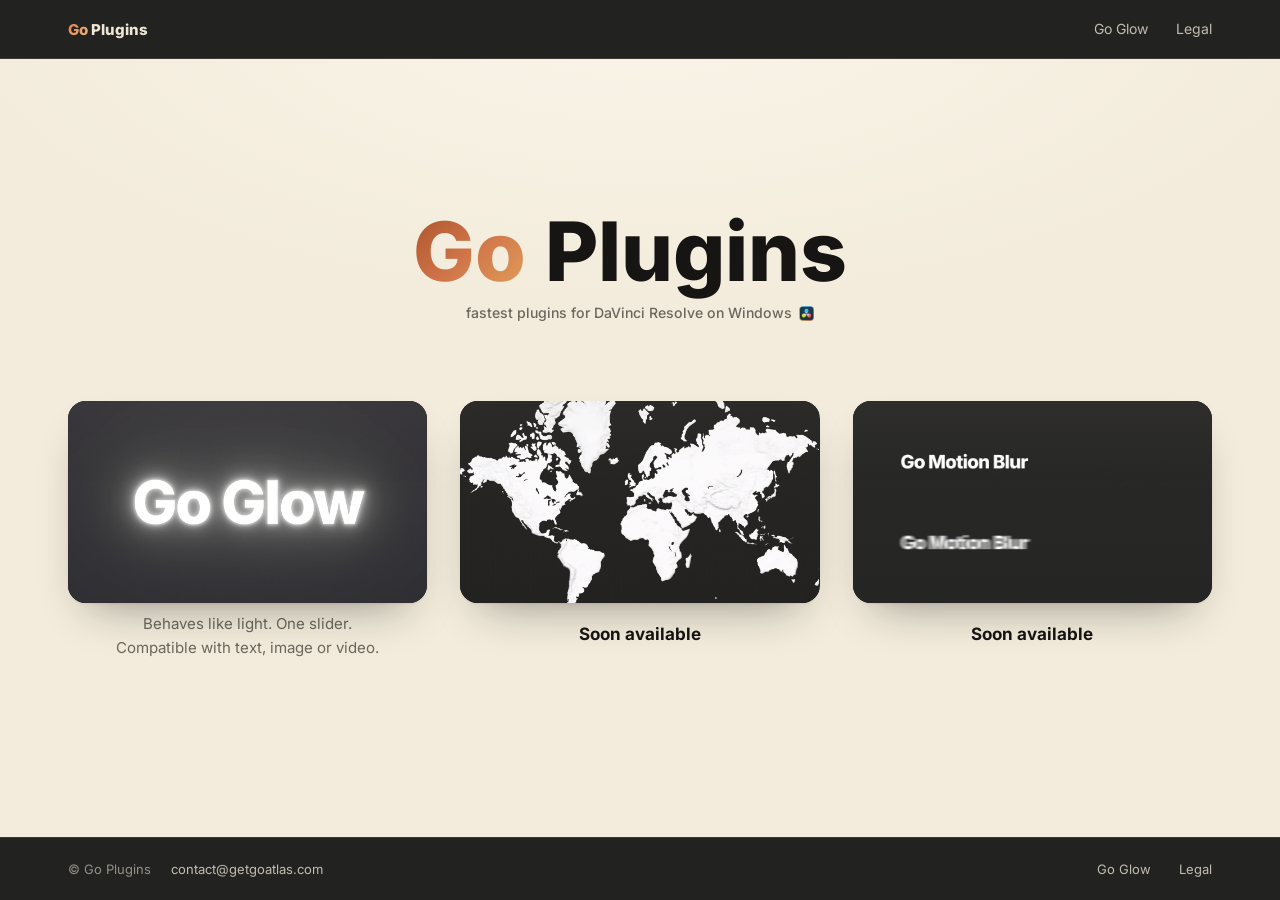
<file: index.html>
<!DOCTYPE html>
<html lang="en">
<head>
    <meta charset="UTF-8">
    <meta name="viewport" content="width=device-width, initial-scale=1.0">
    <title>Go Plugins for DaVinci Resolve</title>
    <meta name="description" content="Three OpenFX plugins for DaVinci Resolve on Windows: Go Atlas for animated maps, Go Glow for light, Go Motion Blur for motion.">
    <meta property="og:title" content="Go Plugins — Plugins for DaVinci Resolve">
    <meta property="og:description" content="Animated maps, glow and motion blur. Each plugin does one job, and does it fast.">
    <meta property="og:type" content="website">
    <meta property="og:url" content="https://getgoatlas.com/">
    <meta property="og:image" content="https://getgoatlas.com/media/go-atlas-map-poster.webp">
    <link rel="canonical" href="https://getgoatlas.com/">
    <link rel="icon" type="image/svg+xml" href="shared/img/favicon.svg">
    <link rel="preload" href="shared/fonts/inter-latin.woff2" as="font" type="font/woff2" crossorigin>
    <link rel="stylesheet" href="shared/css/site.css">
    <link rel="stylesheet" href="shared/css/bars.css">
</head>
<body class="hub">
    <a href="#main" class="skip-link">Skip to content</a>

    <header class="gp-bar">
        <div class="gp-in">
            <a href="index.html" class="gp-brand"><span class="go-mark">Go</span> Plugins</a>
            <nav class="gp-links" aria-label="Primary">
                <a href="go-glow/index.html">Go Glow</a>
                <a href="go-atlas/documents/legal.html">Legal</a>
            </nav>
        </div>
    </header>

    <main id="main">
        <section class="hero">
            <div class="wrap hero-stack">
                <h1><span class="go-mark">Go</span> Plugins</h1>
                <p class="hero-sub">fastest plugins for DaVinci&nbsp;Resolve on&nbsp;Windows<img class="hero-sub-logo" src="shared/img/davinci-resolve.png" alt="DaVinci Resolve logo" width="80" height="80"></p>
            </div>
        </section>

        <section aria-label="Plugins">
            <div class="wrap lineup">

                <article class="piece">
                    <a href="go-glow/index.html">
                        <div class="piece-media">
                            <video autoplay muted loop playsinline poster="go-glow/media/glow-animation-poster.webp" width="1280" height="720" aria-label="The words Go Glow, with the glow swelling and fading twice">
                                <source src="go-glow/media/glow-animation.mp4" type="video/mp4">
                            </video>
                        </div>
                        <h2 class="sr-only"><span class="go-mark">Go</span> Glow</h2>
                        <p>Behaves like light. One slider. Compatible with text, image or video.</p>
                    </a>
                </article>

                <article class="piece">
                    <a>
                        <div class="piece-media">
                            <video autoplay muted loop playsinline poster="media/go-atlas-map-poster.webp" width="1280" height="720" aria-label="The world map, turning and tilting, drawn by Go Atlas">
                                <source src="media/go-atlas-map.mp4" type="video/mp4">
                            </video>
                        </div>
                        <p class="piece-soon">Soon available</p>
                    </a>
                </article>

                <article class="piece">
                    <a>
                        <div class="piece-media">
                            <video autoplay muted loop playsinline poster="go-motion-blur/media/motion-demo-poster.webp" width="1920" height="1080" aria-label="The title Go Motion Blur sliding back and forth twice: the first copy is untouched, the second is smeared along its motion by Go Motion Blur">
                                <source src="go-motion-blur/media/motion-demo.mp4" type="video/mp4">
                            </video>
                        </div>
                        <p class="piece-soon">Soon available</p>
                    </a>
                </article>

            </div>
        </section>
    </main>

    <footer class="gp-foot">
        <div class="gp-in">
            <div class="gp-foot-note">
                <span>&copy; Go Plugins</span>
                <a href="mailto:contact@getgoatlas.com">contact@getgoatlas.com</a>
            </div>
            <nav class="gp-links" aria-label="Footer">
                <a href="go-glow/index.html">Go Glow</a>
                <a href="go-atlas/documents/legal.html">Legal</a>
            </nav>
        </div>
    </footer>
    <script>
        // A still poster instead of moving pictures for visitors who asked their system to reduce motion.
        (function () {
            if (!(window.matchMedia && window.matchMedia('(prefers-reduced-motion: reduce)').matches)) return;
            Array.prototype.forEach.call(document.querySelectorAll('video'), function (video) {
                video.removeAttribute('autoplay');
                video.pause();
            });
        })();
    </script>
</body>
</html>
</file>
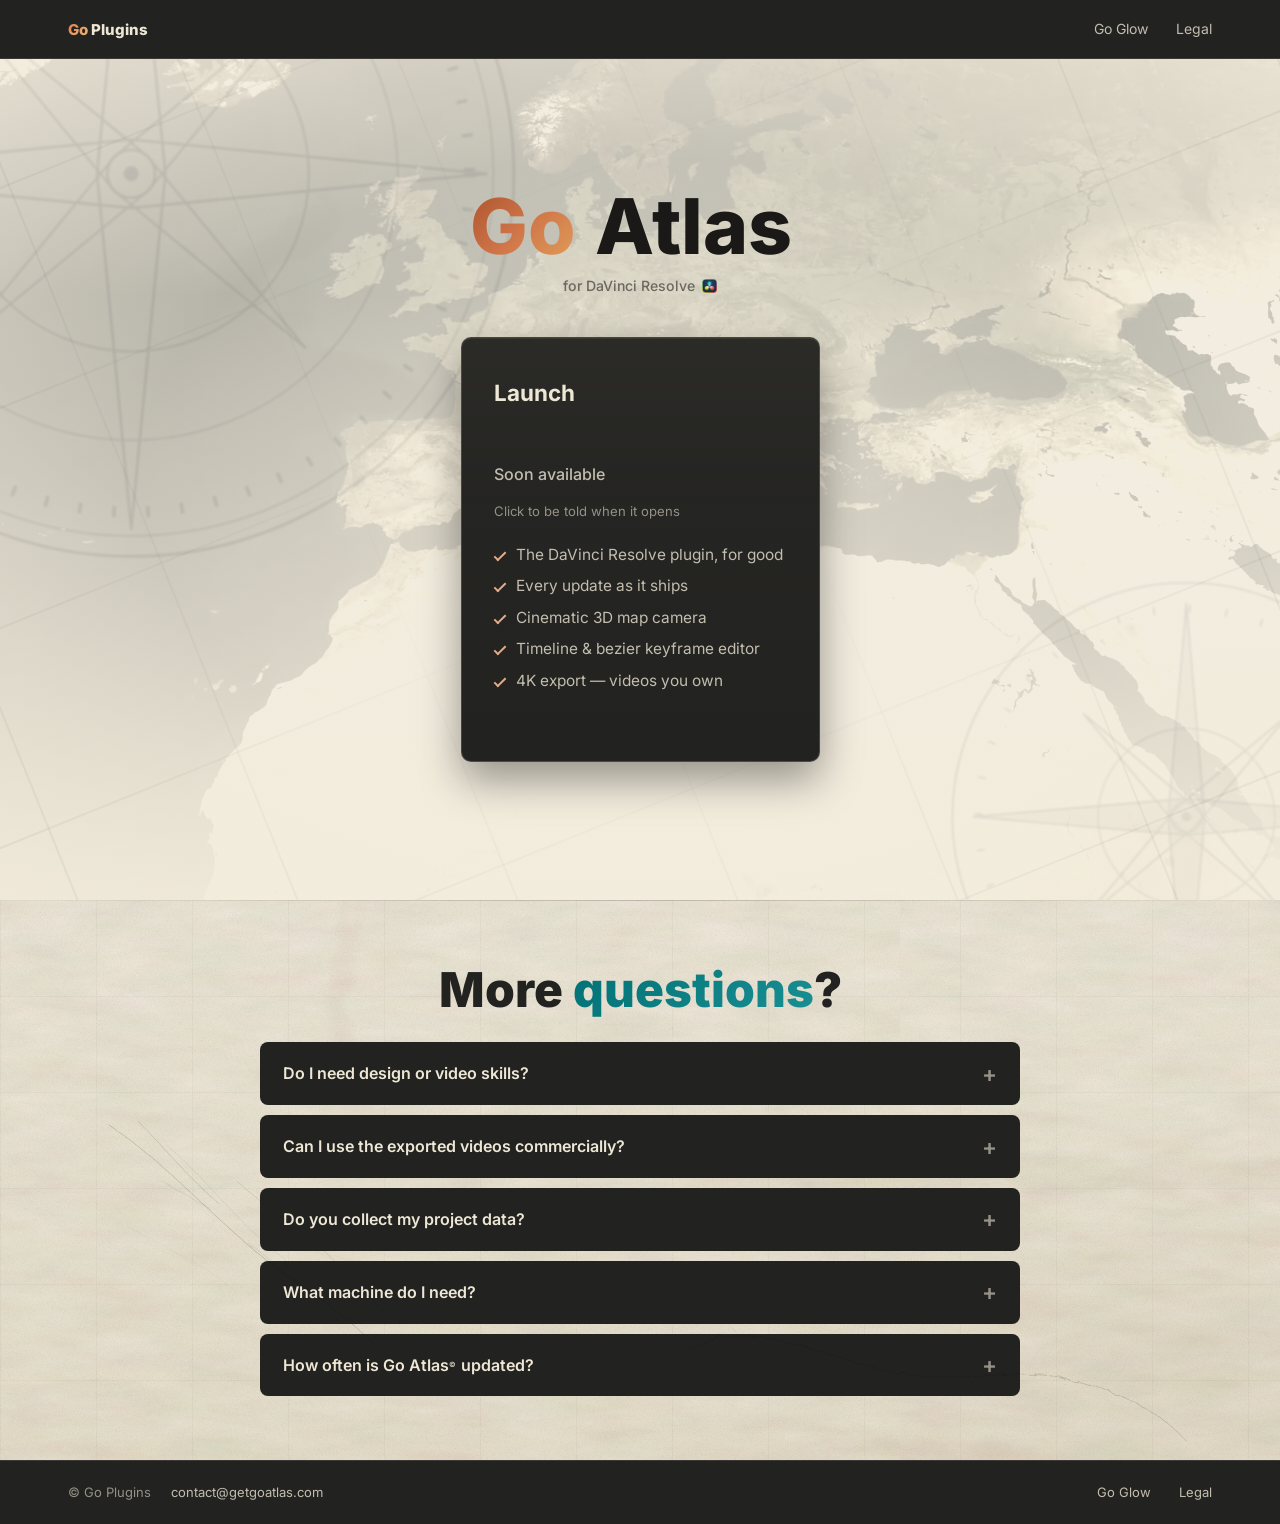
<file: go-atlas/index.html>
<!DOCTYPE html>
<html lang="en">
<head>
    <meta charset="UTF-8">
    <meta name="viewport" content="width=device-width, initial-scale=1.0">
    <title>Go Atlas — Animated maps, inside DaVinci Resolve</title>
    <meta name="description" content="Go Atlas is a native OpenFX plugin for DaVinci Resolve. Build animated maps inside your own timeline — cinematic 3D map camera, keyframes, routes and labels, 4K rendering.">

    <meta property="og:title" content="Go Atlas — The video editor for maps">
    <meta property="og:description" content="A native plugin for DaVinci Resolve. Animated maps on your own timeline — 3D camera, keyframes, routes, 4K.">
    <meta property="og:type" content="website">
    <meta property="og:url" content="https://getgoatlas.com/go-atlas/">

    <link rel="canonical" href="https://getgoatlas.com/go-atlas/">
    <meta name="robots" content="noindex, nofollow">

    <!-- Structured data (JSON-LD) — helps Google + AI engines (Gemini / AI Overviews)
         understand and cite Go Atlas. Keep the FAQ answers in sync with the visible FAQ. -->
    <script type="application/ld+json">
    {
      "@context": "https://schema.org",
      "@graph": [
        {
          "@type": "Organization",
          "@id": "https://getgoatlas.com/go-atlas/#organization",
          "name": "Go Atlas",
          "url": "https://getgoatlas.com/go-atlas/",
          "logo": "https://getgoatlas.com/go-atlas/assets/icone.png",
          "email": "contact@getgoatlas.com"
        },
        {
          "@type": "WebSite",
          "@id": "https://getgoatlas.com/go-atlas/#website",
          "url": "https://getgoatlas.com/go-atlas/",
          "name": "Go Atlas",
          "inLanguage": "en",
          "publisher": { "@id": "https://getgoatlas.com/go-atlas/#organization" }
        },
        {
          "@type": "SoftwareApplication",
          "@id": "https://getgoatlas.com/go-atlas/#app",
          "name": "Go Atlas",
          "url": "https://getgoatlas.com/go-atlas/",
          "applicationCategory": "MultimediaApplication",
          "applicationSubCategory": "Video Editor",
          "operatingSystem": "Windows 10, Windows 11",
          "description": "Go Atlas is a native OpenFX plugin for DaVinci Resolve. Build animated maps inside your own timeline - cinematic 3D map camera, keyframes, routes and labels, 4K rendering - without leaving your project.",
          "publisher": { "@id": "https://getgoatlas.com/go-atlas/#organization" }
        },
        {
          "@type": "FAQPage",
          "@id": "https://getgoatlas.com/go-atlas/#faq",
          "mainEntity": [
            {
              "@type": "Question",
              "name": "Do I need design or video skills?",
              "acceptedAnswer": {
                "@type": "Answer",
                "text": "If you've used any modern video editor — timeline, keyframes, export — you already know enough. Go Atlas© uses the same model, applied to maps."
              }
            },
            {
              "@type": "Question",
              "name": "Can I use the exported videos commercially?",
              "acceptedAnswer": {
                "@type": "Answer",
                "text": "Yes. You own your videos, commercially and without royalties. The map background is built from OpenStreetMap data, so the small \u00a9 OpenStreetMap contributors credit stays visible in the corner of every export — required by their licence. Everything else is yours."
              }
            },
            {
              "@type": "Question",
              "name": "Do you collect my project data?",
              "acceptedAnswer": {
                "@type": "Answer",
                "text": "No. Your projects stay on your machine. We don't upload, store, or analyse the content of your scenes — there is no server that could hold them. What we process is your licence key, a one-way hash identifying your machine, and support emails when you reach out. Map views you render are fetched from Go Atlas’s own map service, and routes from openrouteservice."
              }
            },
            {
              "@type": "Question",
              "name": "What machine do I need?",
              "acceptedAnswer": {
                "@type": "Answer",
                "text": "Go Atlas© is a real-time GPU-accelerated plugin that runs inside DaVinci Resolve, so it needs a creator-grade machine and a working Resolve installation. Minimum: DaVinci Resolve, Windows 10 64-bit, Intel i7-10700 / Ryzen 7 5700X, 16 GB RAM, NVIDIA RTX 3050 / AMD RX 6600, SSD with 5 GB free, and a stable internet connection for map tiles. Recommended: Windows 11 64-bit, Intel i7-13700+ / Ryzen 7 7700X, 32 GB RAM, NVIDIA RTX 4060+ / AMD RX 7600 XT, NVMe SSD with 10 GB free. Not supported: Windows 7/8, macOS, Linux, HDDs, integrated graphics, GTX 16xx or older."
              }
            },
            {
              "@type": "Question",
              "name": "How often is Go Atlas updated?",
              "acceptedAnswer": {
                "@type": "Answer",
                "text": "Frequently. Every release ships to every licence holder as soon as it's out, and an early-access licence includes updates for as long as Go Atlas© is published — there is nothing further to pay."
              }
            }
          ]
        }
      ]
    }
    </script>

    <link rel="icon" type="image/x-icon" href="assets/icon.ico">
    <link rel="icon" type="image/png" sizes="512x512" href="assets/icone.png">
    <link rel="apple-touch-icon" href="assets/icone.png">

    <link rel="preload" href="fonts/inter-latin.woff2" as="font" type="font/woff2" crossorigin>
    <link rel="preload" href="fonts/jetbrains-mono-latin.woff2" as="font" type="font/woff2" crossorigin>
    <link rel="stylesheet" href="fonts.css">

    <link rel="stylesheet" href="styles.css?v=20260919-soon">
    <link rel="stylesheet" href="../shared/css/bars.css">
</head>
<body>
    <a href="#main-content" class="skip-link">Skip to content</a>

    <div class="site-bg"></div>
    <div class="site-grid"></div>

    <header class="gp-bar">
        <div class="gp-in">
            <a href="../index.html" class="gp-brand"><span class="go-mark">Go</span> Plugins</a>
            <nav class="gp-links" aria-label="Primary">
                <a href="../go-glow/index.html">Go Glow</a>
                <a href="../go-atlas/documents/legal.html">Legal</a>
            </nav>
        </div>
    </header>

    <main id="main-content">

    <!-- ========================================================== -->
    <!-- 1 — PRICES: the map, the name and the two licences          -->
    <!-- ========================================================== -->
    <section class="hero hero--prices" id="home">
        <div class="hero-video-bg" aria-hidden="true">
            <video autoplay muted loop playsinline preload="auto" data-lazy poster="assets/startup-background-poster.jpg">
                <source src="assets/startup-background.mp4" type="video/mp4">
            </video>
        </div>
        <div class="hero-veil"></div>
        <div class="hero-glow"></div>
        <div class="hero-grid" aria-hidden="true"></div>
        <div class="hero-compass" aria-hidden="true"></div>
        <div class="hero-compass-2" aria-hidden="true"></div>

        <div class="hero-pricing" id="pricing">
            <div class="atlas-title">
                <h1 class="atlas-name"><span class="go-mark">Go</span> Atlas</h1>
                <p class="atlas-sub">for DaVinci&nbsp;Resolve<img class="atlas-sub-logo" src="assets/DaVinci_Resolve_Studio.png" alt="DaVinci Resolve logo" width="80" height="80"></p>
            </div>

            <div class="pricing-grid pricing-grid--one">
                <a href="mailto:contact@getgoatlas.com?subject=Go%20Atlas%20launch" class="pricing-card">
                    <h3>Launch</h3>
                    <div class="price"><span>Soon available</span></div>
                    <p class="price-note">Click to be told when it opens</p>
                    <ul class="pricing-features">
                        <li>The DaVinci Resolve plugin, for good</li>
                        <li>Every update as it ships</li>
                        <li>Cinematic 3D map camera</li>
                        <li>Timeline &amp; bezier keyframe editor</li>
                        <li>4K export &mdash; videos you own</li>
                    </ul>
                </a>
            </div>
        </div>
    </section>

    <!-- ========================================================== -->
    <!-- 5 — CLOSE (FAQ + Final CTA merged)                          -->
    <!-- ========================================================== -->
    <section class="close" id="faq">
        <div class="section-intro">
            <h2 class="section-headline">More <span class="gradient-text gradient-text--teal">questions</span>?</h2>
        </div>

        <div class="faq-list">
            <details class="faq-item">
                <summary>Do I need design or video skills?</summary>
                <p>If you've used any modern video editor — timeline, keyframes, export — you already know enough. Go Atlas<span class="brand-c">©</span> uses the same model, applied to maps.</p>
            </details>

            <details class="faq-item">
                <summary>Can I use the exported videos commercially?</summary>
                <p>Yes. You own your videos, commercially and without royalties. The map background is built from OpenStreetMap data, so the small &copy;&nbsp;OpenStreetMap contributors credit stays visible in the corner of every export &mdash; required by their licence. Everything else is yours.</p>
            </details>

            <details class="faq-item">
                <summary>Do you collect my project data?</summary>
                <p>No. Your projects stay on your machine. We don't upload, store, or analyse the content of your scenes &mdash; there is no server that could hold them. What we process is your licence key, a one-way hash identifying your machine, and support emails when you reach out. Map views you render are fetched from Go Atlas&rsquo;s own map service, and routes from openrouteservice. Every field, and what we deliberately do not collect, is listed in our <a href="documents/legal.html#privacy" style="color: var(--text); text-decoration: underline;">Privacy Policy</a>.</p>
            </details>

            <details class="faq-item">
                <summary>What machine do I need?</summary>
                <p>Go Atlas<span class="brand-c">©</span> is a real-time GPU-accelerated plugin that runs inside DaVinci Resolve, so it needs a working Resolve installation and a creator-grade machine, not a budget office laptop.</p>

                <div class="specs-table-wrap">
                    <table class="specs-table">
                        <thead>
                            <tr>
                                <th></th>
                                <th><span class="spec-tier spec-tier--min">Minimum</span></th>
                                <th><span class="spec-tier spec-tier--rec">Recommended</span></th>
                            </tr>
                        </thead>
                        <tbody>
                            <tr>
                                <th scope="row">Host</th>
                                <td colspan="2">DaVinci Resolve (sold separately by Blackmagic Design)</td>
                            </tr>
                            <tr>
                                <th scope="row">OS</th>
                                <td>Windows 10 64-bit</td>
                                <td>Windows 11 64-bit</td>
                            </tr>
                            <tr>
                                <th scope="row">CPU</th>
                                <td>Intel i7-10700 / Ryzen 7 5700X</td>
                                <td>Intel i7-13700+ / Ryzen 7 7700X</td>
                            </tr>
                            <tr>
                                <th scope="row">RAM</th>
                                <td>16 GB</td>
                                <td>32 GB</td>
                            </tr>
                            <tr>
                                <th scope="row">GPU</th>
                                <td>NVIDIA RTX 3050 / AMD RX 6600</td>
                                <td>NVIDIA RTX 4060+ / AMD RX 7600 XT</td>
                            </tr>
                            <tr>
                                <th scope="row">Storage</th>
                                <td>SSD, 5 GB free</td>
                                <td>NVMe SSD, 10 GB free</td>
                            </tr>
                            <tr>
                                <th scope="row">Network</th>
                                <td colspan="2">Stable internet connection (map tiles)</td>
                            </tr>
                        </tbody>
                    </table>
                </div>

                <p class="specs-unsupported">
                    <span class="spec-tier spec-tier--no">Not supported</span>
                    Windows&nbsp;7/8, macOS, Linux, HDDs, integrated graphics, GTX&nbsp;16xx&nbsp;or&nbsp;older.
                </p>
            </details>

            <details class="faq-item">
                <summary>How often is Go Atlas<span class="brand-c">©</span> updated?</summary>
                <p>Frequently. Every release ships to every licence holder as soon as it's out, and an early-access licence includes updates for as long as Go Atlas<span class="brand-c">©</span> is published &mdash; there is nothing further to pay.</p>
            </details>
        </div>

    </section>

    </main>

    <footer class="gp-foot">
        <div class="gp-in">
            <div class="gp-foot-note">
                <span>&copy; Go Plugins</span>
                <a href="mailto:contact@getgoatlas.com">contact@getgoatlas.com</a>
            </div>
            <nav class="gp-links" aria-label="Footer">
                <a href="../go-glow/index.html">Go Glow</a>
                <a href="../go-atlas/documents/legal.html">Legal</a>
            </nav>
        </div>
    </footer>

    <script src="script.js?v=20260629-player7"></script>
</body>
</html>
</file>
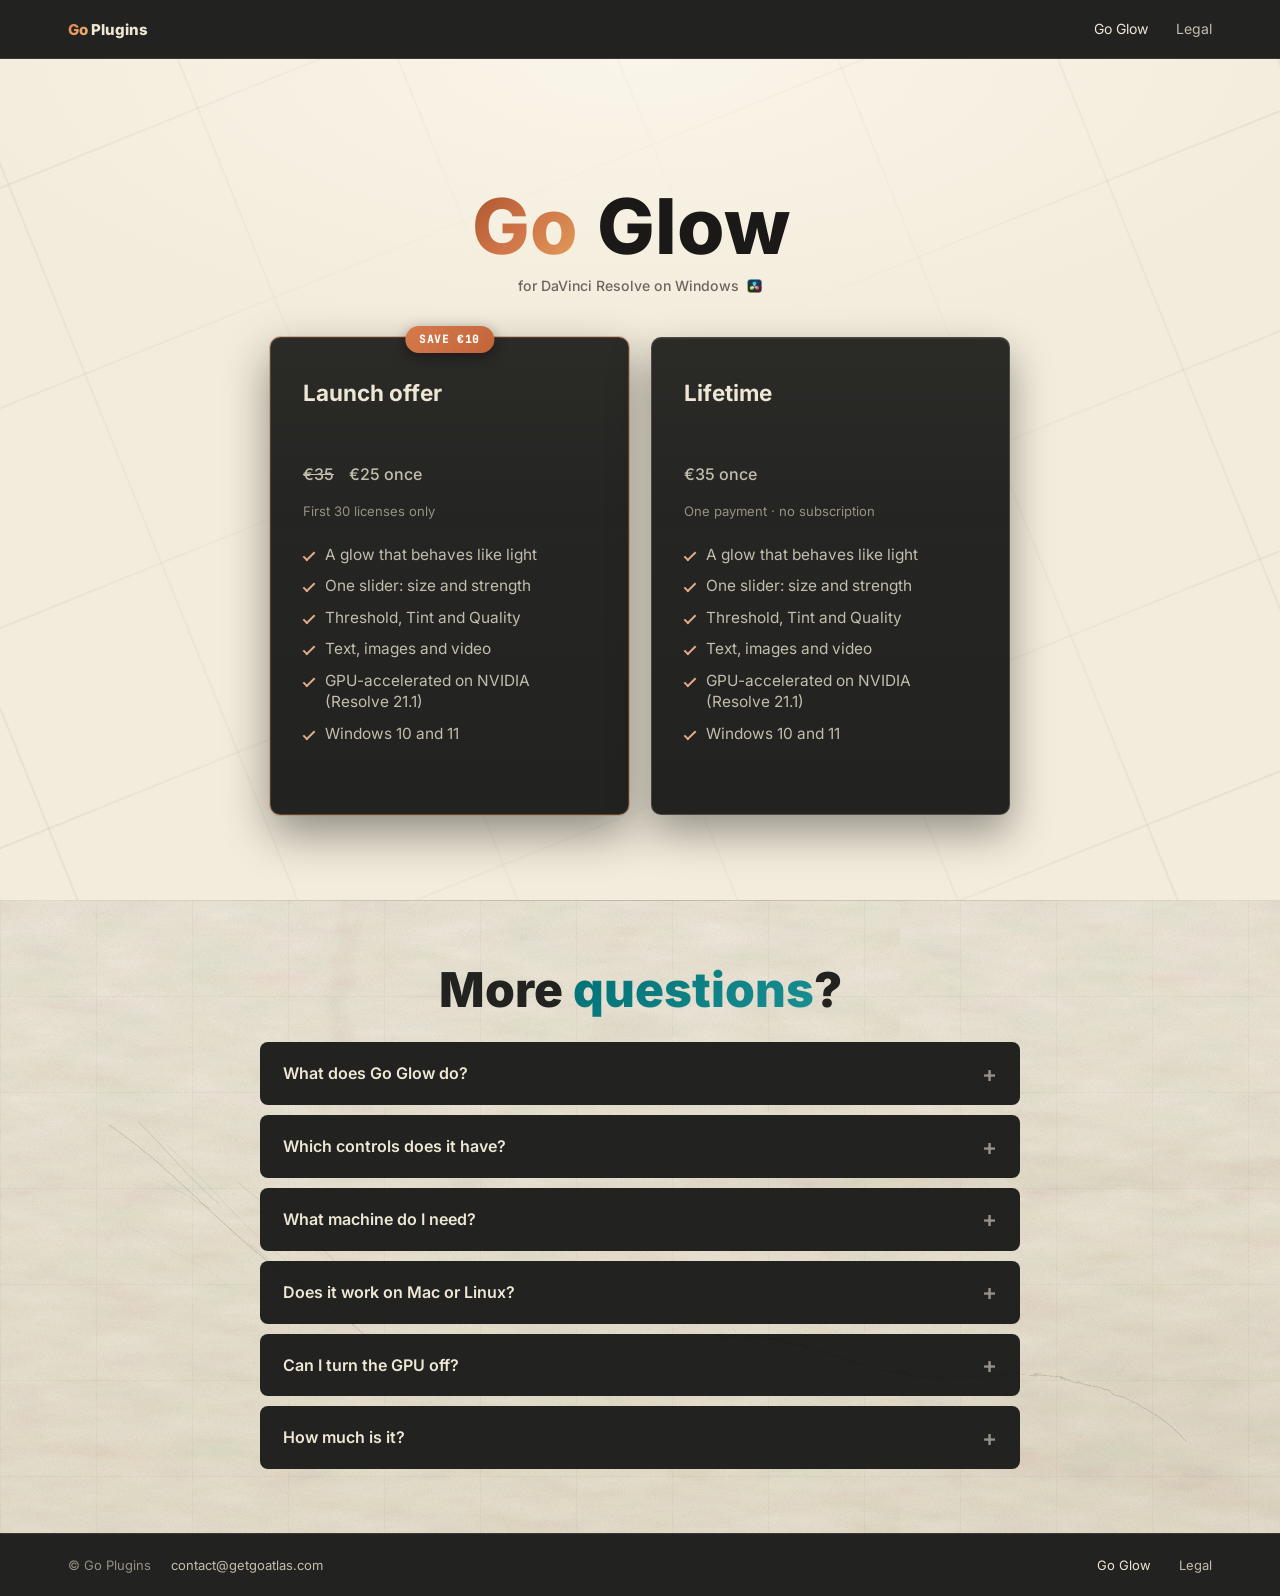
<file: go-glow/index.html>
<!DOCTYPE html>
<html lang="en">
<head>
    <meta charset="UTF-8">
    <meta name="viewport" content="width=device-width, initial-scale=1.0">
    <title>Go Glow — A glow that behaves like light, inside DaVinci Resolve</title>
    <meta name="description" content="Go Glow is an OpenFX plugin for DaVinci Resolve. Add a glow after any text, image or video with one main slider that sets size and strength together.">

    <meta property="og:title" content="Go Glow — A glow that behaves like light, inside DaVinci Resolve">
    <meta property="og:description" content="A glow that behaves like light. One main slider, for any text, image or video.">
    <meta property="og:type" content="website">
    <meta property="og:url" content="https://getgoatlas.com/go-glow/">
    <link rel="canonical" href="https://getgoatlas.com/go-glow/">

    <link rel="icon" type="image/svg+xml" href="../shared/img/favicon.svg">
    <link rel="preload" href="../go-atlas/fonts/inter-latin.woff2" as="font" type="font/woff2" crossorigin>
    <link rel="preload" href="../go-atlas/fonts/jetbrains-mono-latin.woff2" as="font" type="font/woff2" crossorigin>
    <link rel="stylesheet" href="../go-atlas/fonts.css">
    <link rel="stylesheet" href="../go-atlas/styles.css?v=20260629-player7">
    <link rel="stylesheet" href="../shared/css/product-page.css">
    <link rel="stylesheet" href="../shared/css/bars.css">
</head>
<body>
    <a href="#main-content" class="skip-link">Skip to content</a>

    <div class="site-bg"></div>
    <div class="site-grid"></div>

    <header class="gp-bar">
        <div class="gp-in">
            <a href="../index.html" class="gp-brand"><span class="go-mark">Go</span> Plugins</a>
            <nav class="gp-links" aria-label="Primary">
                <a href="../go-glow/index.html" aria-current="page">Go Glow</a>
                <a href="../go-atlas/documents/legal.html">Legal</a>
            </nav>
        </div>
    </header>

    <main id="main-content">

    <section class="hero hero--prices hero--product" id="home">
        <div class="hero-grid" aria-hidden="true"></div>

        <div class="hero-pricing" id="pricing">
            <div class="atlas-title">
                <h1 class="atlas-name"><span class="go-mark">Go</span> Glow</h1>
                <p class="atlas-sub">for DaVinci&nbsp;Resolve on&nbsp;Windows<img class="atlas-sub-logo" src="../shared/img/davinci-resolve.png" alt="DaVinci Resolve logo" width="80" height="80"></p>
            </div>

            <div class="pricing-grid pricing-grid--two">
                <a href="https://goatlas.lemonsqueezy.com/checkout/buy/88ef6781-6830-4136-b464-e4ccd86edc0e?checkout[discount_code]=MZMTE3OA" class="pricing-card pricing-card--early">
                    <span class="pricing-badge pricing-badge--early">Save &euro;10</span>
                    <h3>Launch offer</h3>
                    <div class="price"><span class="price-was">&euro;35</span> <span>&euro;25</span><span> once</span></div>
                    <p class="price-note">First 30 licenses only</p>
                    <ul class="pricing-features">
                        <li>A glow that behaves like light</li>
                        <li>One slider: size and strength</li>
                        <li>Threshold, Tint and Quality</li>
                        <li>Text, images and video</li>
                        <li>GPU-accelerated on NVIDIA (Resolve 21.1)</li>
                        <li>Windows 10 and 11</li>
                    </ul>
                    <span class="card-buy" aria-live="polite">
                        <span class="card-buy-idle">
                            <svg class="card-buy-icon" viewBox="0 0 24 24" aria-hidden="true" focusable="false"><path fill="currentColor" d="M3 3h8.5v8.5H3zM12.5 3H21v8.5h-8.5zM3 12.5h8.5V21H3zM12.5 12.5H21V21h-8.5z"/></svg>
                            <span>Buy for Windows</span>
                        </span>
                        <span class="card-buy-busy">
                            <span class="card-buy-spinner" aria-hidden="true"></span>
                            <span>Opening checkout&hellip;</span>
                        </span>
                    </span>
                </a>

                <a href="https://goatlas.lemonsqueezy.com/checkout/buy/88ef6781-6830-4136-b464-e4ccd86edc0e" class="pricing-card">
                    <h3>Lifetime</h3>
                    <div class="price"><span>&euro;35</span><span> once</span></div>
                    <p class="price-note">One payment &middot; no subscription</p>
                    <ul class="pricing-features">
                        <li>A glow that behaves like light</li>
                        <li>One slider: size and strength</li>
                        <li>Threshold, Tint and Quality</li>
                        <li>Text, images and video</li>
                        <li>GPU-accelerated on NVIDIA (Resolve 21.1)</li>
                        <li>Windows 10 and 11</li>
                    </ul>
                    <span class="card-buy" aria-live="polite">
                        <span class="card-buy-idle">
                            <svg class="card-buy-icon" viewBox="0 0 24 24" aria-hidden="true" focusable="false"><path fill="currentColor" d="M3 3h8.5v8.5H3zM12.5 3H21v8.5h-8.5zM3 12.5h8.5V21H3zM12.5 12.5H21V21h-8.5z"/></svg>
                            <span>Buy for Windows</span>
                        </span>
                        <span class="card-buy-busy">
                            <span class="card-buy-spinner" aria-hidden="true"></span>
                            <span>Opening checkout&hellip;</span>
                        </span>
                    </span>
                </a>
            </div>
        </div>
    </section>

    <section class="close" id="faq">
        <div class="section-intro">
            <h2 class="section-headline">More <span class="gradient-text gradient-text--teal">questions</span>?</h2>
        </div>

        <div class="faq-list">
            <details class="faq-item">
                <summary>What does Go Glow do?</summary>
                <p>It adds a glow after any text, image or video. The glow is added in linear light and fades with distance the way real light does: tight near the source, soft far away. Small shapes and dark features keep their edges, even when the glow is pushed hard, and the output is dithered so the halo stays smooth on dark backgrounds.</p>
            </details>

            <details class="faq-item">
                <summary>Which controls does it have?</summary>
                <p><strong>Glow</strong> sets the size and the strength together. <strong>Threshold</strong> sets how bright a pixel must be before it glows, and <strong>Threshold Softness</strong> eases the glow in around that threshold. Those three run from 0 to 100, and each defaults to 50. <strong>Tint</strong> shifts the colour of the glow (Red, Green, Blue) and stays collapsed until you need it. <strong>Quality</strong> trades a little detail for speed on heavy projects: Full, Half or Quarter.</p>
            </details>

            <details class="faq-item">
                <summary>What machine do I need?</summary>
                <p>Windows and DaVinci Resolve, which is sold separately by Blackmagic Design. Go Glow is tested with DaVinci Resolve Studio; the free version has not been tested. On NVIDIA graphics cards Go Glow renders on the GPU with CUDA, currently enabled for DaVinci Resolve 21.1. Everywhere else it uses a multi-threaded CPU path, so it still works.</p>
            </details>

            <details class="faq-item">
                <summary>Does it work on Mac or Linux?</summary>
                <p>No. Go Glow is for Windows only.</p>
            </details>

            <details class="faq-item">
                <summary>Can I turn the GPU off?</summary>
                <p>Yes, and Go Glow then uses your processor. Open a Windows terminal, type <strong>setx GOGLOW_CUDA 0</strong>, then restart DaVinci Resolve. To go back, type <strong>setx GOGLOW_CUDA auto</strong> and restart it again.</p>
            </details>

            <details class="faq-item">
                <summary>How much is it?</summary>
                <p>&euro;35, once. The first 30 licenses are &euro;25. There is no subscription.</p>
            </details>
        </div>
    </section>

    </main>

    <footer class="gp-foot">
        <div class="gp-in">
            <div class="gp-foot-note">
                <span>&copy; Go Plugins</span>
                <a href="mailto:contact@getgoatlas.com">contact@getgoatlas.com</a>
            </div>
            <nav class="gp-links" aria-label="Footer">
                <a href="../go-glow/index.html" aria-current="page">Go Glow</a>
                <a href="../go-atlas/documents/legal.html">Legal</a>
            </nav>
        </div>
    </footer>
    <script>
        // THE CHECKOUT TAKES A MOMENT TO OPEN, AND A CLICK THAT SHOWS NOTHING READS AS A CLICK THAT FAILED. The card that was
        // clicked turns into a spinner and "Opening checkout", the other one steps back so it cannot be clicked twice. The
        // click itself is left alone: the browser navigates as it always did. A new tab or window (ctrl, shift, middle
        // button) keeps this page as it is, so there is nothing to wait for here.
        (function () {
            var cards = document.querySelectorAll('.pricing-card[href]');
            Array.prototype.forEach.call(cards, function (card) {
                card.addEventListener('click', function (event) {
                    if (event.defaultPrevented || event.button !== 0 || event.ctrlKey || event.metaKey || event.shiftKey || event.altKey) return;
                    card.classList.add('is-loading');
                    document.body.classList.add('is-opening');
                });
            });
            // The Back button restores this page exactly as it was left, spinner included: undo it.
            window.addEventListener('pageshow', function () {
                Array.prototype.forEach.call(cards, function (card) { card.classList.remove('is-loading'); });
                document.body.classList.remove('is-opening');
            });
        })();
    </script>
</body>
</html>
</file>
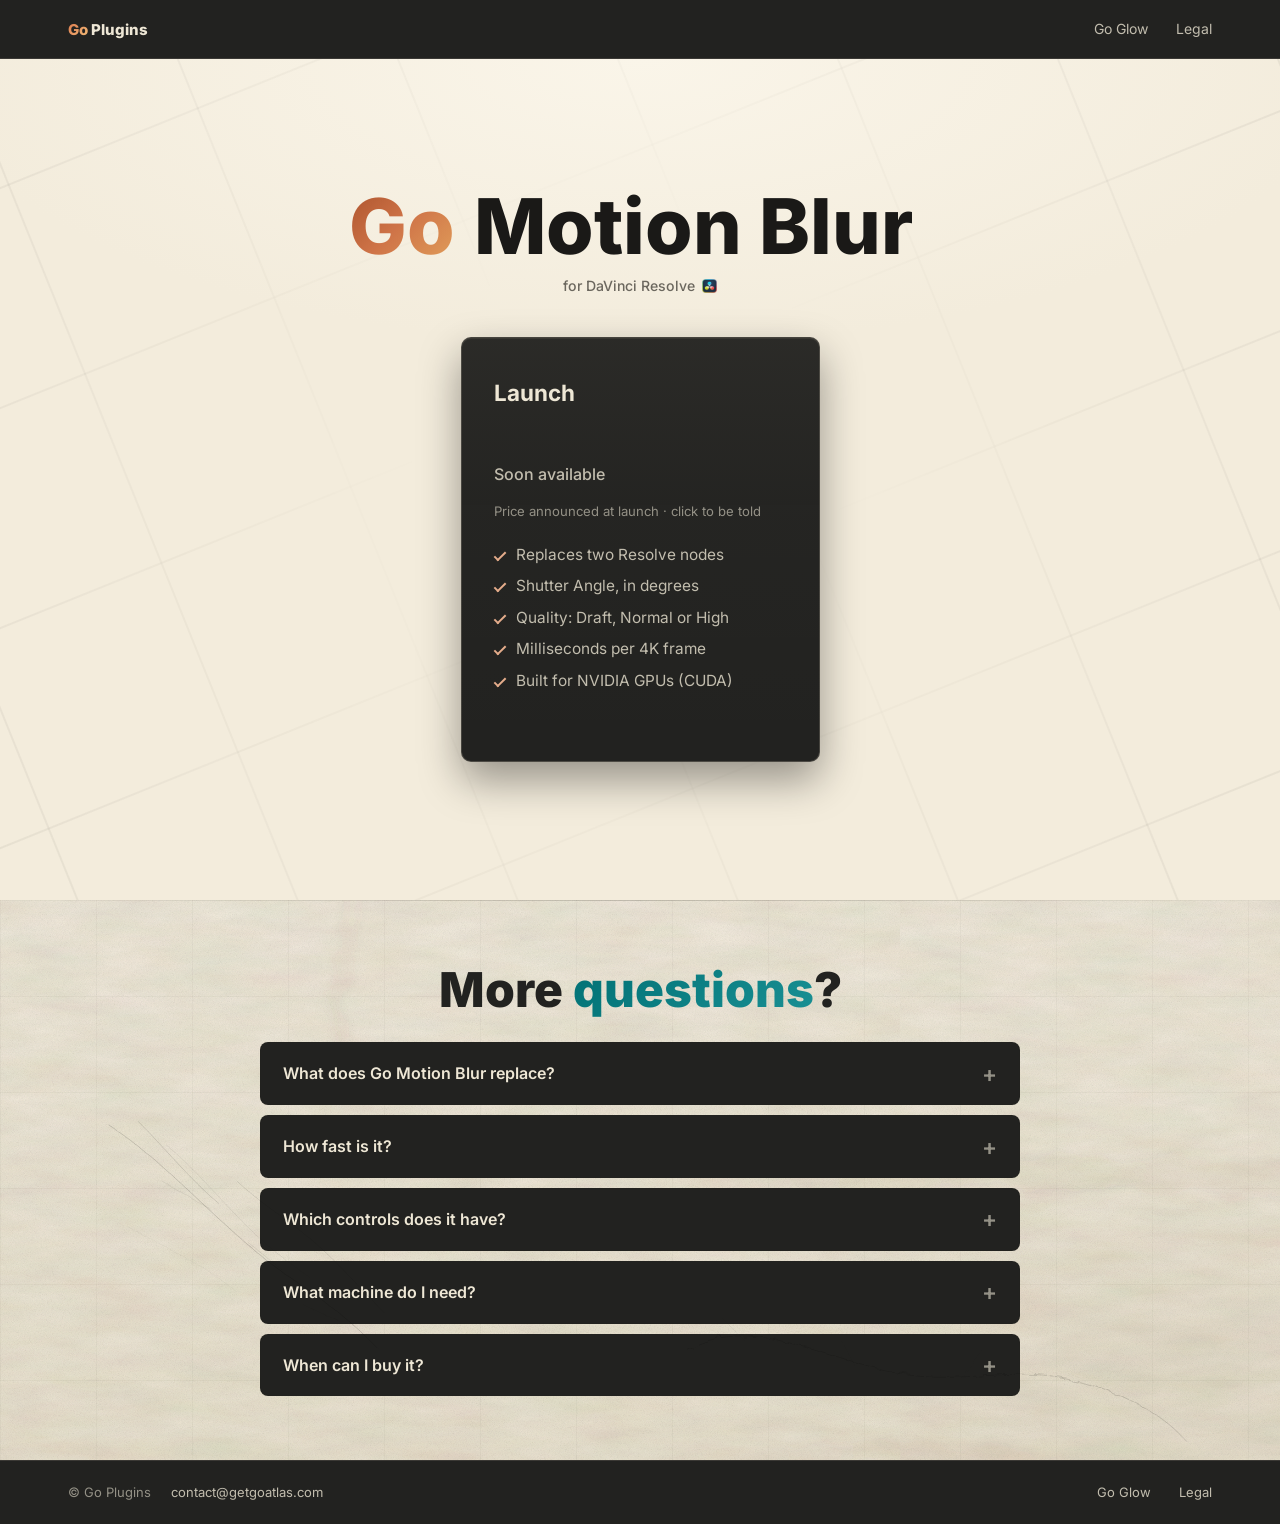
<file: go-motion-blur/index.html>
<!DOCTYPE html>
<html lang="en">
<head>
    <meta charset="UTF-8">
    <meta name="viewport" content="width=device-width, initial-scale=1.0">
    <title>Go Motion Blur — Motion blur without the wait, inside DaVinci Resolve</title>
    <meta name="description" content="Go Motion Blur is an OpenFX plugin for DaVinci Resolve. It replaces the Optical Flow plus Vector Motion Blur pair with one fast node and two controls: Shutter Angle and Quality.">

    <meta property="og:title" content="Go Motion Blur — Motion blur without the wait, inside DaVinci Resolve">
    <meta property="og:description" content="One node instead of Optical Flow plus Vector Motion Blur, in milliseconds instead of seconds.">
    <meta property="og:type" content="website">
    <meta property="og:url" content="https://getgoatlas.com/go-motion-blur/">
    <link rel="canonical" href="https://getgoatlas.com/go-motion-blur/">
    <meta name="robots" content="noindex, nofollow">

    <link rel="icon" type="image/svg+xml" href="../shared/img/favicon.svg">
    <link rel="preload" href="../go-atlas/fonts/inter-latin.woff2" as="font" type="font/woff2" crossorigin>
    <link rel="preload" href="../go-atlas/fonts/jetbrains-mono-latin.woff2" as="font" type="font/woff2" crossorigin>
    <link rel="stylesheet" href="../go-atlas/fonts.css">
    <link rel="stylesheet" href="../go-atlas/styles.css?v=20260629-player7">
    <link rel="stylesheet" href="../shared/css/product-page.css">
    <link rel="stylesheet" href="../shared/css/bars.css">
</head>
<body>
    <a href="#main-content" class="skip-link">Skip to content</a>

    <div class="site-bg"></div>
    <div class="site-grid"></div>

    <header class="gp-bar">
        <div class="gp-in">
            <a href="../index.html" class="gp-brand"><span class="go-mark">Go</span> Plugins</a>
            <nav class="gp-links" aria-label="Primary">
                <a href="../go-glow/index.html">Go Glow</a>
                <a href="../go-atlas/documents/legal.html">Legal</a>
            </nav>
        </div>
    </header>

    <main id="main-content">

    <section class="hero hero--prices hero--product" id="home">
        <div class="hero-grid" aria-hidden="true"></div>

        <div class="hero-pricing" id="pricing">
            <div class="atlas-title">
                <h1 class="atlas-name"><span class="go-mark">Go</span> Motion Blur</h1>
                <p class="atlas-sub">for DaVinci&nbsp;Resolve<img class="atlas-sub-logo" src="../shared/img/davinci-resolve.png" alt="DaVinci Resolve logo" width="80" height="80"></p>
            </div>

            <div class="pricing-grid pricing-grid--one">
                <a href="mailto:contact@getgoatlas.com?subject=Go%20Motion%20Blur%20launch" class="pricing-card">
                    <h3>Launch</h3>
                    <div class="price"><span>Soon available</span></div>
                    <p class="price-note">Price announced at launch &middot; click to be told</p>
                    <ul class="pricing-features">
                        <li>Replaces two Resolve nodes</li>
                        <li>Shutter Angle, in degrees</li>
                        <li>Quality: Draft, Normal or High</li>
                        <li>Milliseconds per 4K frame</li>
                        <li>Built for NVIDIA GPUs (CUDA)</li>
                    </ul>
                </a>
            </div>
        </div>
    </section>

    <section class="close" id="faq">
        <div class="section-intro">
            <h2 class="section-headline">More <span class="gradient-text gradient-text--teal">questions</span>?</h2>
        </div>

        <div class="faq-list">
            <details class="faq-item">
                <summary>What does Go Motion Blur replace?</summary>
                <p>The pair of Optical Flow and Vector Motion Blur nodes. Optical Flow is built to retime footage, where one wrong pixel tears a frame. Motion blur spreads its answer over dozens of pixels, so it does not need that precision. Go Motion Blur asks a smaller question, and answers it much faster.</p>
            </details>

            <details class="faq-item">
                <summary>How fast is it?</summary>
                <p>On one 4K frame of an animated text title, the Optical Flow plus Vector Motion Blur pair took about <strong>12.4&nbsp;s</strong> in Resolve, and Go Motion Blur took <strong>4.45&nbsp;ms</strong>.</p><p>Measured in September 2026 on an NVIDIA RTX 4070 Ti. The Resolve figure is the cold render time of the two nodes in a Fusion composition; the Go Motion Blur figure is the median of seven renders of the same frame, measured outside Resolve. Real footage in Resolve is still being validated.</p>
            </details>

            <details class="faq-item">
                <summary>Which controls does it have?</summary>
                <p>Two. <strong>Shutter Angle</strong> is how long the virtual shutter stays open, in degrees, defaulting to 180°, the film standard. <strong>Quality</strong> is Draft for playback, Normal for delivery, or High for fast motion across fine detail.</p>
            </details>

            <details class="faq-item">
                <summary>What machine do I need?</summary>
                <p>Windows and DaVinci Resolve, which is sold separately by Blackmagic Design, with an NVIDIA graphics card: Go Motion Blur is built on CUDA.</p>
            </details>

            <details class="faq-item">
                <summary>When can I buy it?</summary>
                <p>Not yet: Go Motion Blur is not on sale, and its price is announced at launch. Write to <a href="mailto:contact@getgoatlas.com?subject=Go%20Motion%20Blur%20launch">contact@getgoatlas.com</a> and we will tell you when it is ready.</p>
            </details>
        </div>
    </section>

    </main>

    <footer class="gp-foot">
        <div class="gp-in">
            <div class="gp-foot-note">
                <span>&copy; Go Plugins</span>
                <a href="mailto:contact@getgoatlas.com">contact@getgoatlas.com</a>
            </div>
            <nav class="gp-links" aria-label="Footer">
                <a href="../go-glow/index.html">Go Glow</a>
                <a href="../go-atlas/documents/legal.html">Legal</a>
            </nav>
        </div>
    </footer>
</body>
</html>
</file>
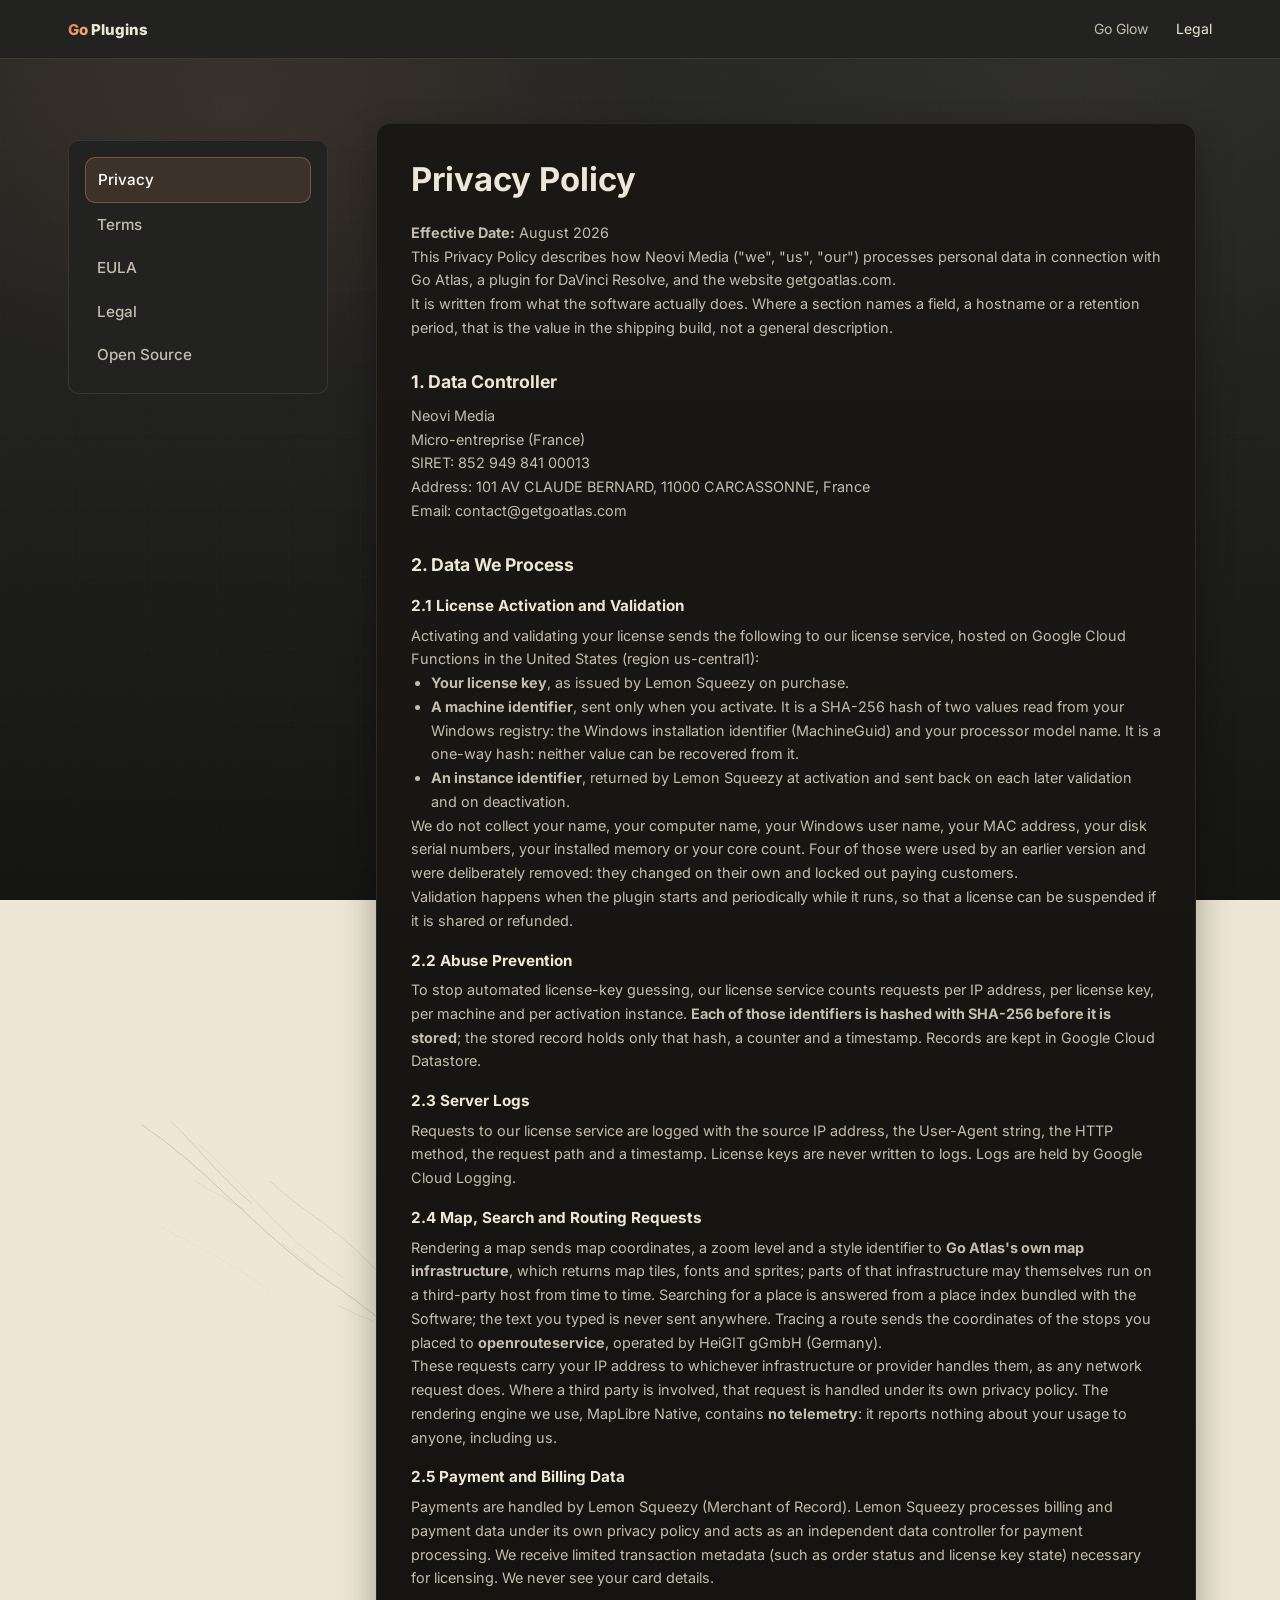
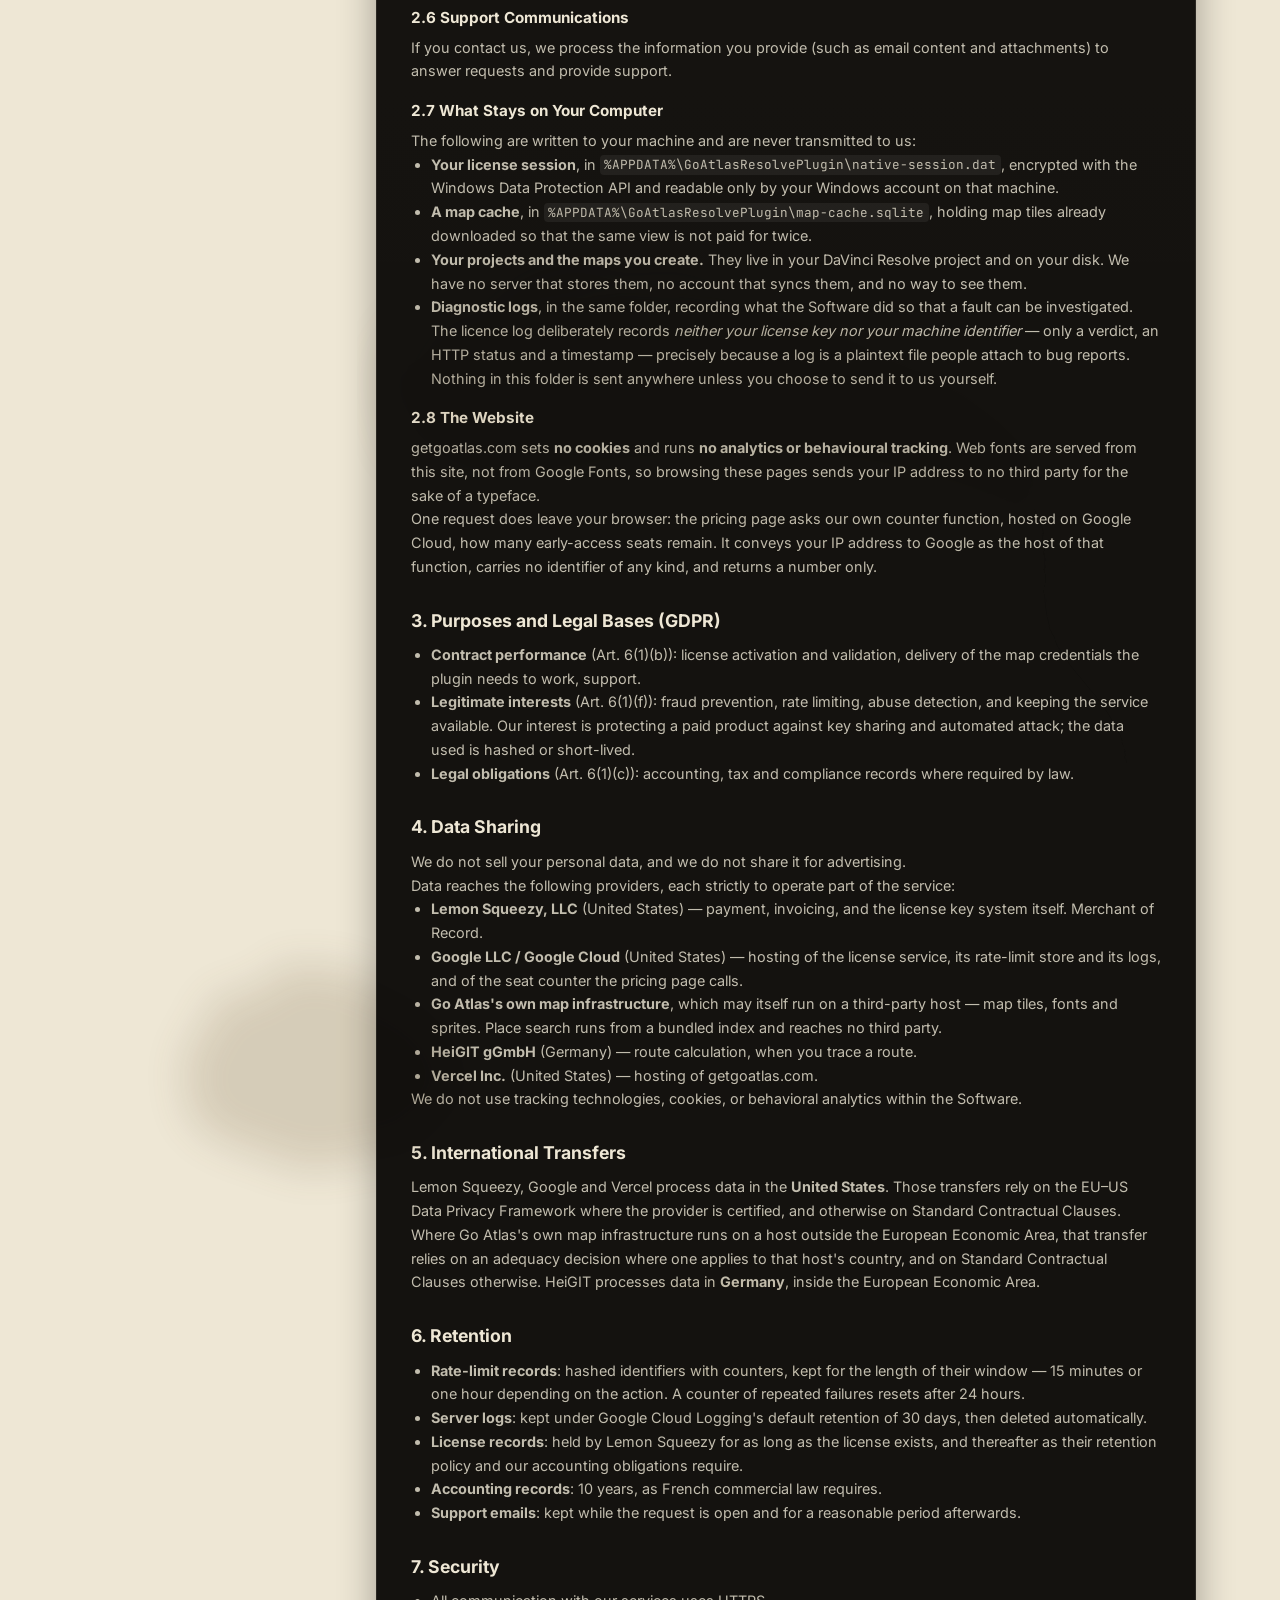
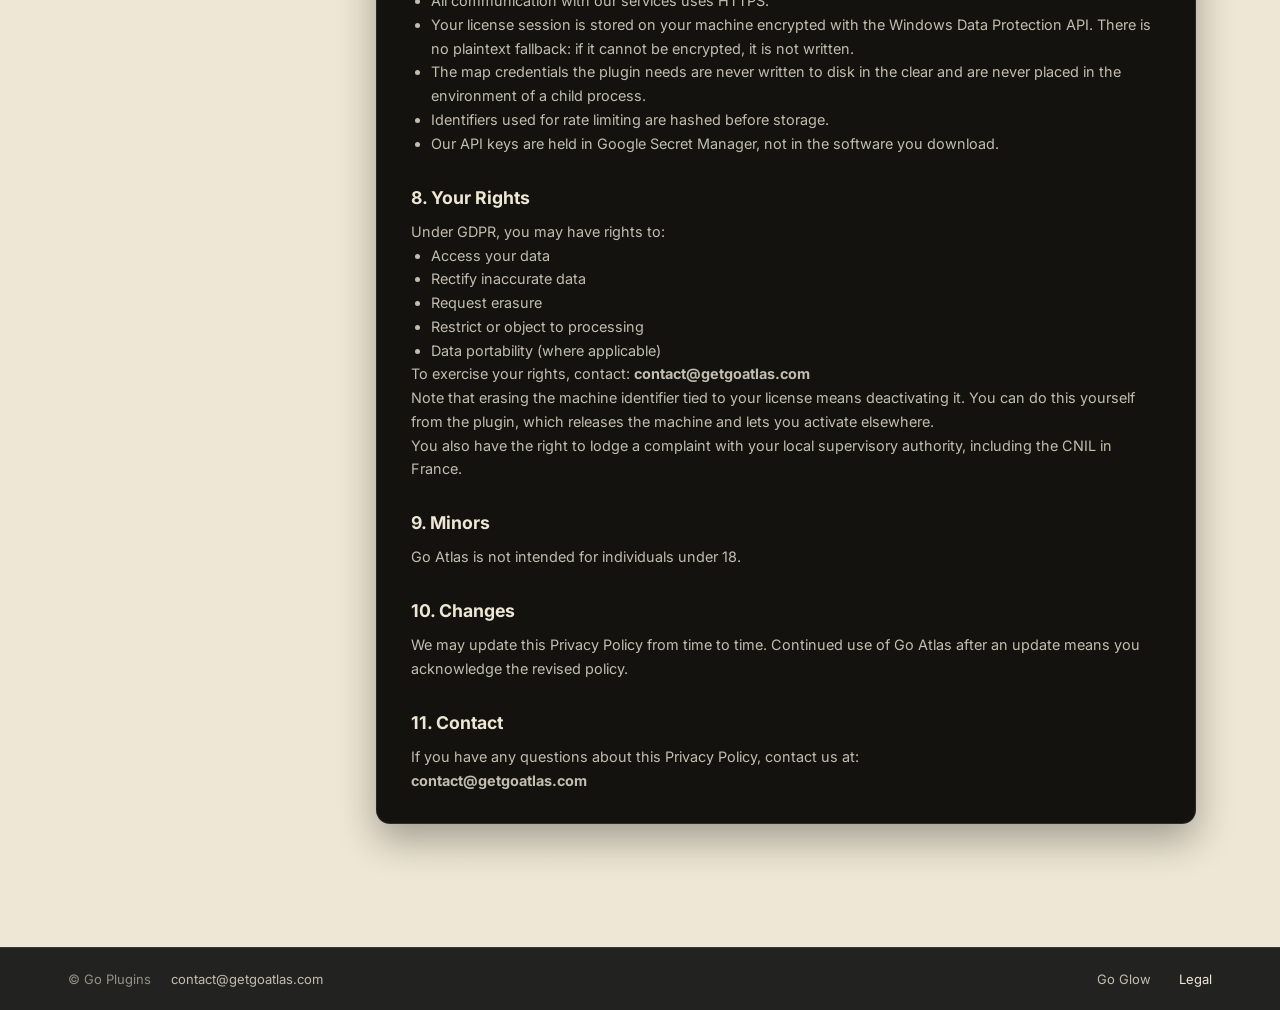
<file: go-atlas/documents/legal.html>
<!DOCTYPE html>
<html lang="en">
<head>
    <meta charset="UTF-8">
    <meta name="viewport" content="width=device-width, initial-scale=1.0">
    <title>Legal | Go Atlas</title>
    <link rel="icon" type="image/x-icon" href="../assets/icon.ico">
    <link rel="icon" type="image/png" sizes="512x512" href="../assets/icone.png">
    <link rel="apple-touch-icon" href="../assets/icone.png">
    <link rel="preload" href="../fonts/inter-latin.woff2" as="font" type="font/woff2" crossorigin>
    <link rel="preload" href="../fonts/jetbrains-mono-latin.woff2" as="font" type="font/woff2" crossorigin>
    <link rel="stylesheet" href="../fonts.css">
    <link rel="stylesheet" href="../styles.css?v=20260527-btns2">
    <style>
      #opensource pre { white-space: pre-wrap; word-break: break-word; font-family: 'JetBrains Mono', monospace; font-size: 12px; line-height: 1.5; background: rgba(255,255,255,.04); border: 1px solid rgba(255,255,255,.08); border-radius: 8px; padding: 12px; overflow-x: auto; }
      .legal-doc code { font-family: 'JetBrains Mono', monospace; font-size: .88em; background: rgba(255,255,255,.06); border-radius: 4px; padding: .1em .35em; word-break: break-all; }
      #opensource h3 { margin-top: 2rem; word-break: break-word; }
      #opensource .tpl-meta { opacity: .7; font-size: 13px; margin: .25rem 0 .5rem; }
      #opensource .tpl-note { opacity: .6; font-style: italic; }
      #opensource .tpl-summary { columns: 2; font-size: 13px; }
      @media (max-width: 600px) { #opensource .tpl-summary { columns: 1; } }
    </style>
    <link rel="stylesheet" href="../../shared/css/bars.css">
</head>
<body>
    <a href="#main-content" class="skip-link">Skip to content</a>

    <div class="site-bg"></div>
    <div class="site-grid"></div>

    <header class="gp-bar">
        <div class="gp-in">
            <a href="../../index.html" class="gp-brand"><span class="go-mark">Go</span> Plugins</a>
            <nav class="gp-links" aria-label="Primary">
                <a href="../../go-glow/index.html">Go Glow</a>
                <a href="../../go-atlas/documents/legal.html" aria-current="page">Legal</a>
            </nav>
        </div>
    </header>

    <main id="main-content" class="legal-layout">
        <aside class="legal-sidebar" aria-label="Legal documents">
            <a href="#privacy" data-doc-link="privacy" class="active" aria-current="page">Privacy</a>
            <a href="#terms" data-doc-link="terms">Terms</a>
            <a href="#eula" data-doc-link="eula">EULA</a>
            <a href="#legal" data-doc-link="legal">Legal</a>
            <a href="#opensource" data-doc-link="opensource">Open Source</a>
        </aside>

        <div class="legal-content">
            <section id="privacy" class="legal-doc is-active" data-doc-panel="privacy">
                <h1>Privacy Policy</h1>
                <p><strong>Effective Date:</strong> August 2026</p>

                <p>
                    This Privacy Policy describes how Neovi Media ("we", "us", "our") processes personal data in connection
                    with Go Atlas, a plugin for DaVinci Resolve, and the website getgoatlas.com.
                </p>
                <p>
                    It is written from what the software actually does. Where a section names a field, a hostname or a
                    retention period, that is the value in the shipping build, not a general description.
                </p>

                <h2>1. Data Controller</h2>
                <p>
                    Neovi Media<br>
                    Micro-entreprise (France)<br>
                    SIRET: 852 949 841 00013<br>
                    Address: 101 AV CLAUDE BERNARD, 11000 CARCASSONNE, France<br>
                    Email: contact@getgoatlas.com
                </p>

                <h2>2. Data We Process</h2>

                <h3>2.1 License Activation and Validation</h3>
                <p>
                    Activating and validating your license sends the following to our license service, hosted on Google Cloud
                    Functions in the United States (region us-central1):
                </p>
                <ul>
                    <li><strong>Your license key</strong>, as issued by Lemon Squeezy on purchase.</li>
                    <li><strong>A machine identifier</strong>, sent only when you activate. It is a SHA-256 hash of two values
                        read from your Windows registry: the Windows installation identifier (MachineGuid) and your processor
                        model name. It is a one-way hash: neither value can be recovered from it.</li>
                    <li><strong>An instance identifier</strong>, returned by Lemon Squeezy at activation and sent back on each
                        later validation and on deactivation.</li>
                </ul>
                <p>
                    We do not collect your name, your computer name, your Windows user name, your MAC address, your disk serial
                    numbers, your installed memory or your core count. Four of those were used by an earlier version and were
                    deliberately removed: they changed on their own and locked out paying customers.
                </p>
                <p>
                    Validation happens when the plugin starts and periodically while it runs, so that a license can be
                    suspended if it is shared or refunded.
                </p>

                <h3>2.2 Abuse Prevention</h3>
                <p>
                    To stop automated license-key guessing, our license service counts requests per IP address, per license key,
                    per machine and per activation instance. <strong>Each of those identifiers is hashed with SHA-256 before it
                    is stored</strong>; the stored record holds only that hash, a counter and a timestamp. Records are kept in
                    Google Cloud Datastore.
                </p>

                <h3>2.3 Server Logs</h3>
                <p>
                    Requests to our license service are logged with the source IP address, the User-Agent string, the HTTP
                    method, the request path and a timestamp. License keys are never written to logs. Logs are held by Google
                    Cloud Logging.
                </p>

                <h3>2.4 Map, Search and Routing Requests</h3>
                <p>
                    Rendering a map sends map coordinates, a zoom level and a style identifier to
                    <strong>Go Atlas's own map infrastructure</strong>, which returns map tiles, fonts and sprites; parts of
                    that infrastructure may themselves run on a third-party host from time to time. Searching for a place is
                    answered from a place index bundled with the Software; the text you typed is never sent anywhere. Tracing
                    a route sends the coordinates of the stops you placed to <strong>openrouteservice</strong>, operated by
                    HeiGIT gGmbH (Germany).
                </p>
                <p>
                    These requests carry your IP address to whichever infrastructure or provider handles them, as any network
                    request does. Where a third party is involved, that request is handled under its own privacy policy. The
                    rendering engine we use, MapLibre Native, contains
                    <strong>no telemetry</strong>: it reports nothing about your usage to anyone, including us.
                </p>

                <h3>2.5 Payment and Billing Data</h3>
                <p>
                    Payments are handled by Lemon Squeezy (Merchant of Record). Lemon Squeezy processes billing and payment data
                    under its own privacy policy and acts as an independent data controller for payment processing. We receive
                    limited transaction metadata (such as order status and license key state) necessary for licensing. We never
                    see your card details.
                </p>

                <h3>2.6 Support Communications</h3>
                <p>
                    If you contact us, we process the information you provide (such as email content and attachments) to answer
                    requests and provide support.
                </p>

                <h3>2.7 What Stays on Your Computer</h3>
                <p>
                    The following are written to your machine and are never transmitted to us:
                </p>
                <ul>
                    <li><strong>Your license session</strong>, in <code>%APPDATA%\GoAtlasResolvePlugin\native-session.dat</code>,
                        encrypted with the Windows Data Protection API and readable only by your Windows account on that machine.</li>
                    <li><strong>A map cache</strong>, in <code>%APPDATA%\GoAtlasResolvePlugin\map-cache.sqlite</code>, holding
                        map tiles already downloaded so that the same view is not paid for twice.</li>
                    <li><strong>Your projects and the maps you create.</strong> They live in your DaVinci Resolve project and on
                        your disk. We have no server that stores them, no account that syncs them, and no way to see them.</li>
                    <li><strong>Diagnostic logs</strong>, in the same folder, recording what the Software did so that a fault
                        can be investigated. The licence log deliberately records <em>neither your license key nor your machine
                        identifier</em> &mdash; only a verdict, an HTTP status and a timestamp &mdash; precisely because a log
                        is a plaintext file people attach to bug reports. Nothing in this folder is sent anywhere unless you
                        choose to send it to us yourself.</li>
                </ul>

                <h3>2.8 The Website</h3>
                <p>
                    getgoatlas.com sets <strong>no cookies</strong> and runs <strong>no analytics or behavioural tracking</strong>.
                    Web fonts are served from this site, not from Google Fonts, so browsing these pages sends your IP address
                    to no third party for the sake of a typeface.
                </p>
                <p>
                    One request does leave your browser: the pricing page asks our own counter function, hosted on Google
                    Cloud, how many early-access seats remain. It conveys your IP address to Google as the host of that
                    function, carries no identifier of any kind, and returns a number only.
                </p>

                <h2>3. Purposes and Legal Bases (GDPR)</h2>
                <ul>
                    <li><strong>Contract performance</strong> (Art. 6(1)(b)): license activation and validation, delivery of the
                        map credentials the plugin needs to work, support.</li>
                    <li><strong>Legitimate interests</strong> (Art. 6(1)(f)): fraud prevention, rate limiting, abuse detection,
                        and keeping the service available. Our interest is protecting a paid product against key sharing and
                        automated attack; the data used is hashed or short-lived.</li>
                    <li><strong>Legal obligations</strong> (Art. 6(1)(c)): accounting, tax and compliance records where required
                        by law.</li>
                </ul>

                <h2>4. Data Sharing</h2>
                <p>We do not sell your personal data, and we do not share it for advertising.</p>
                <p>Data reaches the following providers, each strictly to operate part of the service:</p>
                <ul>
                    <li><strong>Lemon Squeezy, LLC</strong> (United States) &mdash; payment, invoicing, and the license key
                        system itself. Merchant of Record.</li>
                    <li><strong>Google LLC / Google Cloud</strong> (United States) &mdash; hosting of the license service, its
                        rate-limit store and its logs, and of the seat counter the pricing page calls.</li>
                    <li><strong>Go Atlas's own map infrastructure</strong>, which may itself run on a third-party host &mdash;
                        map tiles, fonts and sprites. Place search runs from a bundled index and reaches no third party.</li>
                    <li><strong>HeiGIT gGmbH</strong> (Germany) &mdash; route calculation, when you trace a route.</li>
                    <li><strong>Vercel Inc.</strong> (United States) &mdash; hosting of getgoatlas.com.</li>
                </ul>
                <p>We do not use tracking technologies, cookies, or behavioral analytics within the Software.</p>

                <h2>5. International Transfers</h2>
                <p>
                    Lemon Squeezy, Google and Vercel process data in the <strong>United States</strong>. Those transfers rely on
                    the EU&ndash;US Data Privacy Framework where the provider is certified, and otherwise on Standard
                    Contractual Clauses.
                </p>
                <p>
                    Where Go Atlas's own map infrastructure runs on a host outside the European Economic Area, that transfer
                    relies on an adequacy decision where one applies to that host's country, and on Standard Contractual
                    Clauses otherwise. HeiGIT processes data in <strong>Germany</strong>, inside the European Economic Area.
                </p>

                <h2>6. Retention</h2>
                <ul>
                    <li><strong>Rate-limit records</strong>: hashed identifiers with counters, kept for the length of their
                        window &mdash; 15 minutes or one hour depending on the action. A counter of repeated failures resets
                        after 24 hours.</li>
                    <li><strong>Server logs</strong>: kept under Google Cloud Logging's default retention of 30 days, then
                        deleted automatically.</li>
                    <li><strong>License records</strong>: held by Lemon Squeezy for as long as the license exists, and
                        thereafter as their retention policy and our accounting obligations require.</li>
                    <li><strong>Accounting records</strong>: 10 years, as French commercial law requires.</li>
                    <li><strong>Support emails</strong>: kept while the request is open and for a reasonable period afterwards.</li>
                </ul>

                <h2>7. Security</h2>
                <ul>
                    <li>All communication with our services uses HTTPS.</li>
                    <li>Your license session is stored on your machine encrypted with the Windows Data Protection API. There is
                        no plaintext fallback: if it cannot be encrypted, it is not written.</li>
                    <li>The map credentials the plugin needs are never written to disk in the clear and are never placed in the
                        environment of a child process.</li>
                    <li>Identifiers used for rate limiting are hashed before storage.</li>
                    <li>Our API keys are held in Google Secret Manager, not in the software you download.</li>
                </ul>

                <h2>8. Your Rights</h2>
                <p>Under GDPR, you may have rights to:</p>
                <ul>
                    <li>Access your data</li>
                    <li>Rectify inaccurate data</li>
                    <li>Request erasure</li>
                    <li>Restrict or object to processing</li>
                    <li>Data portability (where applicable)</li>
                </ul>
                <p>
                    To exercise your rights, contact: <strong>contact@getgoatlas.com</strong>
                </p>
                <p>
                    Note that erasing the machine identifier tied to your license means deactivating it. You can do this
                    yourself from the plugin, which releases the machine and lets you activate elsewhere.
                </p>
                <p>
                    You also have the right to lodge a complaint with your local supervisory authority, including the CNIL in France.
                </p>

                <h2>9. Minors</h2>
                <p>
                    Go Atlas is not intended for individuals under 18.
                </p>

                <h2>10. Changes</h2>
                <p>
                    We may update this Privacy Policy from time to time. Continued use of Go Atlas after an update means
                    you acknowledge the revised policy.
                </p>

                <h2>11. Contact</h2>
                <p>
                    If you have any questions about this Privacy Policy, contact us at:
                    <br><strong>contact@getgoatlas.com</strong>
                </p>
            </section>

            <section id="terms" class="legal-doc" data-doc-panel="terms">
                <h1>Terms and Conditions</h1>
                <p><strong>Effective Date:</strong> August 2026</p>

                <p>
                    These Terms and Conditions ("Terms") govern your purchase and use of the Go Atlas software ("Software"), provided by
                    Neovi Media ("we", "us", "our").
                </p>
                <p>
                    By purchasing, downloading, activating, or using the Software, you agree to be bound by these Terms.
                    If you do not agree, you must not use the Software.
                </p>

                <h2>1. Legal Information</h2>
                <p>
                    Neovi Media<br>
                    Micro-entreprise (France)<br>
                    SIRET: 852 949 841 00013<br>
                    Address: 101 AV CLAUDE BERNARD, 11000 CARCASSONNE, France<br>
                    Email: contact@getgoatlas.com
                </p>

                <h2>2. Merchant of Record</h2>
                <p>All payments are processed by Lemon Squeezy, LLC, acting as the Merchant of Record.</p>
                <p>As Merchant of Record, Lemon Squeezy is responsible for:</p>
                <ul>
                    <li>Payment processing</li>
                    <li>Billing and invoicing</li>
                    <li>Handling applicable taxes (including VAT)</li>
                </ul>
                <p>Neovi Media is solely responsible for:</p>
                <ul>
                    <li>The Software</li>
                    <li>Its functionality</li>
                    <li>Support and licensing</li>
                </ul>

                <h2>3. Eligibility</h2>
                <p>You must be at least 18 years old to purchase the Software.</p>
                <p>If you are purchasing on behalf of a company, you confirm that you are authorized to bind that entity.</p>

                <h2>4. Product Description and Requirements</h2>
                <p>
                    Go Atlas is an <strong>OpenFX plugin for DaVinci Resolve</strong>. It is not a standalone application: it
                    installs into DaVinci Resolve and runs inside it, alongside a companion editing window used to compose and
                    animate your maps.
                </p>
                <p>To use the Software you need:</p>
                <ul>
                    <li><strong>Windows 10 or Windows 11, 64-bit.</strong> There is no macOS or Linux build.</li>
                    <li><strong>DaVinci Resolve</strong>, installed and working, supplied by Blackmagic Design and not by us.</li>
                    <li><strong>An internet connection.</strong> Map rendering needs network access: views you have not
                        already cached cannot be rendered offline. Your license is revalidated periodically, but a failure to
                        reach our service does not lock you out &mdash; the Software keeps working for up to 72 hours offline,
                        and only an explicit refusal from the license service revokes access.</li>
                </ul>
                <p>
                    We publish the requirements we have tested. We cannot guarantee that a future version of DaVinci Resolve,
                    or a particular hardware configuration, will remain compatible, and a change made by Blackmagic Design is
                    outside our control. Where such a change breaks the Software, we will make reasonable efforts to restore
                    compatibility.
                </p>
                <p>The Software is licensed, not sold, and is subject to the End-User License Agreement (EULA).</p>

                <h2>5. Pricing and Payment</h2>
                <h3>5.1 Early Access</h3>
                <p>
                    Go Atlas is currently sold as a limited <strong>Early Access</strong> offer: a one-time payment of
                    &euro;249 for a perpetual license. The first 30 licenses carry a &euro;100 discount (&euro;149). When
                    those 30 are sold, the discount ends and the full price applies.
                </p>
                <p>
                    "Perpetual" means the license does not expire and is not billed again. It does not mean the Software will
                    be developed, supported or supplied with map data indefinitely; section 5.3 and section 14 state the limits.
                </p>
                <p>Prices may change at any time. A change never affects a purchase already made.</p>

                <h3>5.2 Subscriptions</h3>
                <p>
                    Monthly and annual subscription plans are <strong>not currently offered for sale</strong>. If subscription
                    plans are reintroduced, they will be billed in advance, renew automatically until cancelled, and be
                    cancellable at any time with access continuing to the end of the paid period. Anyone holding an existing
                    subscription keeps the terms under which they subscribed.
                </p>

                <h3>5.3 Map Services and Their Cost</h3>
                <p>
                    The Software renders maps built from OpenStreetMap and other open data, served through infrastructure that
                    Go Atlas itself operates and pays for. Access is provided as part of your license and is subject to fair
                    use: automated, industrial-scale or abusive rendering that generates disproportionate cost may be
                    rate-limited or suspended, after we have contacted you where practicable.
                </p>
                <p>
                    We provide this map service for as long as Go Atlas is published and maintained. We cannot guarantee it
                    indefinitely, and you should not purchase on the assumption that we can; we will give reasonable notice
                    before discontinuing or materially degrading it, as section 14 also states. Parts of this infrastructure
                    may themselves depend on a commercial provider from time to time &mdash; that dependency is ours to manage,
                    not a condition of your license.
                </p>

                <h2>6. Refunds: 14 Days, No Questions Asked</h2>
                <p>
                    <strong>You may request a full refund within fourteen (14) days of purchase, for any reason or for no
                    reason at all.</strong> Activating your license does not forfeit this. Installing it, rendering with it and
                    deciding it is not for you does not forfeit it either.
                </p>
                <p>
                    To request one, write to <strong>contact@getgoatlas.com</strong> from the address you purchased with, or use
                    the contact details on your Lemon Squeezy receipt. Refunds are issued to the original payment method. Your
                    license is deactivated when the refund is processed, and you must stop using the Software and uninstall it.
                </p>
                <p>
                    This is a commercial promise that goes beyond what the law requires of us, and it is deliberate: Go Atlas is
                    a plugin that has to work inside your own DaVinci Resolve installation, on your own hardware, with your own
                    projects. No description replaces trying it. We would rather refund you than argue with you.
                </p>
                <p>
                    The one thing it does not cover is abuse &mdash; a license refunded and then used, purchases made to be
                    refunded repeatedly, or a refund requested after the Software has been redistributed. In those cases we
                    apply section 10 instead.
                </p>

                <h2>7. Statutory Rights (EU Consumers)</h2>
                <p>
                    Nothing in section 6 replaces or restricts your rights under law; it sits on top of them.
                </p>
                <p>
                    If you are a consumer located in the European Union, you have a statutory right of withdrawal within
                    fourteen (14) days. For digital content supplied immediately, that right can be waived by express consent,
                    and many software vendors ask for that waiver at checkout. <strong>We do not.</strong> Our fourteen-day
                    refund runs alongside your statutory period rather than cancelling it.
                </p>
                <p>
                    Separately, if the Software is faulty or does not match its description, French law gives you a legal
                    guarantee of conformity and a guarantee against hidden defects. Those apply beyond the fourteen days and no
                    clause in these Terms restricts them.
                </p>

                <h2>8. License and Access</h2>
                <p>Use of the Software requires a valid license key, activated online.</p>
                <p>The license is:</p>
                <ul>
                    <li>Non-exclusive</li>
                    <li>Non-transferable</li>
                    <li>Limited to a single user</li>
                    <li>Active on one machine at a time, which you can change yourself by deactivating and reactivating</li>
                </ul>
                <p>Further terms are defined in the EULA.</p>

                <h2>9. License Activation and Security</h2>
                <p>After purchase, a license key is provided.</p>
                <p>You are responsible for:</p>
                <ul>
                    <li>Keeping the license key secure</li>
                    <li>Preventing unauthorized use</li>
                </ul>
                <p>Any misuse may result in suspension or termination.</p>

                <h2>10. License Abuse and Enforcement</h2>
                <p>Neovi Media reserves the right to suspend or permanently deactivate any license in case of:</p>
                <ul>
                    <li>Sharing, reselling, or distributing license keys</li>
                    <li>Circumvention of licensing mechanisms</li>
                    <li>Unauthorized or abusive use of the Software</li>
                </ul>
                <p>
                    Where we act on suspicion rather than proof, we will contact you at the address associated with your
                    purchase and give you an opportunity to respond before a suspension becomes permanent, unless doing so
                    would defeat the purpose of the measure. A license suspended in error is restored.
                </p>
                <p>Where abuse is confirmed, access may be revoked and no refund will be issued.</p>

                <h2>11. User Responsibilities</h2>
                <p>You agree to:</p>
                <ul>
                    <li>Use the Software in compliance with applicable laws</li>
                    <li>Not misuse or attempt to exploit the Software</li>
                    <li>Maintain the security of your license</li>
                    <li>Preserve the map attribution rendered into the image, as section 13 requires</li>
                </ul>
                <p>You are responsible for all activity associated with your license.</p>

                <h2>12. User Content</h2>
                <p>You retain full ownership of all content created using the Software.</p>
                <p>Neovi Media does not claim ownership over any user-generated content, and holds no copy of it.</p>

                <h2>13. Third-Party Services and Attribution</h2>
                <p>
                    Map tiles are served by infrastructure Go Atlas itself operates, built from OpenStreetMap and other
                    open data &mdash; no third-party map provider is involved. Place search runs from an index bundled
                    with the Software and reaches no third party either. The Software relies on one third-party
                    service: <strong>openrouteservice</strong> (HeiGIT gGmbH) for route calculation, also built from
                    OpenStreetMap data.
                </p>
                <p>
                    Map data is licensed under the Open Database License. The credit "&copy; OpenStreetMap contributors" is
                    composited into every frame the Software renders. <strong>You agree not to remove, crop out, obscure or
                    otherwise defeat that credit</strong>, in the Software or in any work exported from it. Doing so breaches
                    the Open Database License and terminates your license under the EULA. Whichever map provider is active
                    behind the Software may additionally require its own credit under its own terms; that provider's terms
                    apply on top of this one, not instead of it.
                </p>
                <p>We are not responsible for:</p>
                <ul>
                    <li>Availability</li>
                    <li>Changes in pricing or terms</li>
                    <li>Service interruptions</li>
                </ul>
                <p>Your use of such services is subject to their respective terms.</p>

                <h2>14. Availability and Modifications</h2>
                <p>We do not guarantee:</p>
                <ul>
                    <li>Continuous availability of the license or map services</li>
                    <li>Error-free operation</li>
                </ul>
                <p>We reserve the right to:</p>
                <ul>
                    <li>Modify or discontinue features</li>
                    <li>Update the Software at any time</li>
                </ul>
                <p>
                    If we discontinue Go Atlas entirely, we will give holders of a perpetual license at least ninety (90) days'
                    notice by email, and during that period we will publish whatever is needed to keep already-installed
                    versions working for as long as the underlying services allow.
                </p>

                <h2>15. Disclaimer of Warranties</h2>
                <p>
                    To the extent permitted by law, the Software is provided "as is" and "as available", without warranties of
                    any kind. Nothing here excludes the legal guarantees that French law gives consumers, including the
                    guarantee of conformity and the guarantee against hidden defects.
                </p>

                <h2>16. Limitation of Liability</h2>
                <p>To the maximum extent permitted by law:</p>
                <p>Neovi Media shall not be liable for:</p>
                <ul>
                    <li>Indirect or consequential damages</li>
                    <li>Loss of data, profits, or business opportunities</li>
                </ul>
                <p>
                    Our total liability shall not exceed the total amount you paid for the Software. Nothing in these Terms
                    limits liability for death, personal injury, fraud, or gross negligence, or any other liability that cannot
                    lawfully be limited.
                </p>

                <h2>17. Termination</h2>
                <p>We may suspend or terminate access if you violate these Terms or the EULA.</p>
                <p>Upon termination:</p>
                <ul>
                    <li>Your license is revoked</li>
                    <li>You must stop using the Software</li>
                </ul>
                <p>Work you have already created with the Software remains yours.</p>

                <h2>18. Changes to Terms</h2>
                <p>
                    We may update these Terms. Where a change materially affects a perpetual license already purchased, we will
                    notify holders by email before it takes effect. Continued use after that date constitutes acceptance.
                </p>

                <h2>19. Governing Law and Jurisdiction</h2>
                <p>These Terms are governed by the laws of France.</p>
                <p>
                    Any disputes shall be subject to the jurisdiction of French courts. If you are a consumer, this does not
                    deprive you of the protection of the mandatory law of your country of residence, nor of your right to bring
                    proceedings there. You may also use the European Commission's online dispute resolution platform.
                </p>

                <h2>20. Contact</h2>
                <p>
                    If you have any questions about these Terms, contact us at:
                    <br><strong>contact@getgoatlas.com</strong>
                </p>
            </section>

            <section id="eula" class="legal-doc" data-doc-panel="eula">
                <h1>End-User License Agreement</h1>
                <p><strong>Effective Date:</strong> August 2026</p>

                <p>
                    This End-User License Agreement ("Agreement") is a legally binding agreement between you ("User", "Licensee")
                    and Neovi Media ("Licensor") governing your use of the Go Atlas software ("Software"), an OpenFX plugin for
                    DaVinci Resolve.
                </p>
                <p>
                    By installing, activating, or using the Software, you agree to be bound by this Agreement.
                    If you do not agree, you must not use the Software.
                </p>

                <h2>1. License Grant</h2>
                <p>Subject to this Agreement, Neovi Media grants you a:</p>
                <ul>
                    <li>Limited</li>
                    <li>Non-exclusive</li>
                    <li>Non-transferable</li>
                    <li>Non-sublicensable</li>
                </ul>
                <p>license to use the Software.</p>
                <p>This license:</p>
                <ul>
                    <li>Is granted to one (1) user</li>
                    <li>Is active on one (1) machine at a time</li>
                    <li>Is perpetual where purchased as Early Access, or lasts for the paid period where purchased as a subscription</li>
                    <li>Requires online license validation</li>
                </ul>
                <p>
                    You may install the Software on more than one machine, but it can be activated on only one at a time. You
                    can move it yourself: deactivating on one machine frees the activation for another. No request to us is
                    needed.
                </p>
                <p>All rights not expressly granted are reserved.</p>

                <h2>2. License Activation and Validation</h2>
                <p>Use of the Software requires:</p>
                <ul>
                    <li>A valid license key issued upon purchase</li>
                    <li>Successful verification through our license validation system</li>
                    <li>An active internet connection</li>
                </ul>
                <p>License validation may occur:</p>
                <ul>
                    <li>At activation</li>
                    <li>Each time the Software starts</li>
                    <li>Periodically during use</li>
                </ul>
                <p>
                    Activation sends your license key and a one-way hash identifying your machine. What that hash is built from,
                    and what is deliberately not collected, is set out in the <a href="#privacy">Privacy Policy</a>.
                </p>
                <p>
                    A validation that cannot reach our service does not revoke your license: the Software continues to work
                    for up to 72 hours offline, and only an explicit refusal from the license service ends access. Beyond that
                    window, functionality may be restricted until validation succeeds again.
                </p>

                <h2>3. Permitted Use</h2>
                <p>You may use the Software to create content for:</p>
                <ul>
                    <li>Personal use</li>
                    <li>Commercial use (including freelance, studio, broadcast, or enterprise use)</li>
                </ul>
                <p>
                    You retain full ownership of all content created using the Software. There is no royalty, no revenue share,
                    and no limit on how you distribute or monetise what you create, provided the map attribution described in
                    section 8 remains visible.
                </p>

                <h2>4. Prohibited Uses</h2>
                <p>You agree NOT to:</p>
                <ul>
                    <li>Share, distribute, or resell your license key</li>
                    <li>Allow multiple users to use a single license</li>
                    <li>Remove, crop out or obscure the map attribution rendered into the image</li>
                    <li>Use the Software to bulk-download, scrape, mirror or redistribute map tiles or map data, or to build a
                        map data cache for use outside the Software</li>
                    <li>Reverse engineer, decompile, or disassemble the Software, except to the extent that applicable law
                        expressly permits it notwithstanding this restriction, and in particular for the purposes of
                        interoperability under Article L122-6-1 of the French Intellectual Property Code</li>
                    <li>Attempt to bypass or circumvent license validation or security systems</li>
                    <li>Use the Software to build or support a competing product or service</li>
                    <li>Reproduce, distribute, or exploit the Software in any unauthorized way</li>
                </ul>

                <h2>5. Anti-Abuse and Enforcement</h2>
                <p>Neovi Media reserves the right to:</p>
                <ul>
                    <li>Suspend or permanently deactivate any license</li>
                    <li>Restrict access to the Software</li>
                    <li>Block access to license validation systems</li>
                </ul>
                <p>in case of suspected or confirmed violation of this Agreement.</p>
                <p>This includes (but is not limited to):</p>
                <ul>
                    <li>License sharing</li>
                    <li>Piracy</li>
                    <li>Unauthorized redistribution</li>
                    <li>Circumvention of technical protections</li>
                    <li>Abuse of the map services accessed through the Software</li>
                </ul>
                <p>
                    Where we act on suspicion rather than proof, we will contact you at the address associated with your
                    purchase and give you an opportunity to respond before a suspension becomes permanent, unless doing so
                    would defeat the purpose of the measure. A license suspended in error is restored, and no refund is due
                    where abuse is confirmed.
                </p>

                <h2>6. Intellectual Property</h2>
                <p>The Software is licensed, not sold.</p>
                <p>Neovi Media retains all rights, title, and interest in and to the Software, including:</p>
                <ul>
                    <li>Source code</li>
                    <li>Architecture</li>
                    <li>Algorithms</li>
                    <li>User interface</li>
                    <li>Graphics and assets</li>
                    <li>Trademarks ("Go Atlas", "Neovi Media")</li>
                </ul>
                <p>The Software is protected by:</p>
                <ul>
                    <li>French intellectual property law</li>
                    <li>European Union copyright directives</li>
                    <li>International copyright treaties</li>
                </ul>
                <p>
                    This section does not apply to the third-party open-source components listed on the
                    <a href="#opensource">Open Source Licenses</a> tab, nor to map data, which remain the property of their
                    respective owners under their own licenses.
                </p>

                <h2>7. Legal Enforcement</h2>
                <p>Any unauthorized use of the Software constitutes an infringement of intellectual property rights.</p>
                <p>Under applicable French and European law, such infringement may result in:</p>
                <ul>
                    <li>Civil liability (including damages and legal costs)</li>
                    <li>Injunctive relief (including immediate cessation of use)</li>
                    <li>Criminal penalties in serious cases of counterfeiting or piracy</li>
                </ul>
                <p>Neovi Media reserves the right to pursue all available legal remedies.</p>

                <h2>8. Third-Party Services and Open-Source Software</h2>
                <p>
                    Map tiles are served by infrastructure Go Atlas itself operates, built from OpenStreetMap and other
                    open data licensed under the Open Database License &mdash; no third-party map provider is involved.
                    Place search runs from an index bundled with the Software and reaches no third party either. The
                    Software relies on one third-party map service: <strong>openrouteservice</strong> (HeiGIT gGmbH),
                    for route calculation, also built from OpenStreetMap data.
                </p>
                <p>
                    The credit "&copy; OpenStreetMap contributors" is composited into every frame the Software renders. It is
                    drawn into the image rather than served from a file you could delete. Removing, cropping out or obscuring
                    it breaches the Open Database License and terminates this license. Whichever map provider is active behind
                    the Software may additionally require its own credit under its own terms, on top of this one.
                </p>
                <p>
                    The Software also incorporates third-party open-source components, each licensed under its own terms. A complete list of these components and their licenses is provided on the <a href="#opensource">Open Source Licenses</a> tab. These components remain governed by their respective licenses, and nothing in this Agreement limits any rights granted to you under those licenses.
                </p>
                <p>
                    <strong>Go Atlas is not affiliated with, endorsed by, or sponsored by Blackmagic Design.</strong> DaVinci
                    Resolve is required to use the Software but is supplied by Blackmagic Design under its own terms, which you
                    must accept separately.
                </p>
                <p>Neovi Media is not responsible for:</p>
                <ul>
                    <li>Availability or performance of such services</li>
                    <li>Changes to their APIs, pricing, or terms</li>
                </ul>
                <p>Use of such services is subject to their respective terms.</p>

                <h2>9. Updates and Modifications</h2>
                <p>We may:</p>
                <ul>
                    <li>Provide updates, patches, or improvements</li>
                    <li>Modify or discontinue features</li>
                    <li>Require an update for continued use, where an older version can no longer work with our services</li>
                </ul>
                <p>
                    An Early Access license includes updates to the Software for as long as it is published, at no further
                    charge. This does not commit us to any particular feature, release schedule, or duration of development.
                </p>

                <h2>10. Termination</h2>
                <p>This license will terminate automatically if:</p>
                <ul>
                    <li>You violate this Agreement</li>
                    <li>Your subscription expires or is cancelled, where the license was purchased as a subscription</li>
                </ul>
                <p>A perpetual license does not terminate on its own, and does not expire.</p>
                <p>Upon termination:</p>
                <ul>
                    <li>Your rights to use the Software cease immediately</li>
                    <li>You must stop using the Software and uninstall it</li>
                </ul>
                <p>Work you have already created with the Software remains yours.</p>

                <h2>11. Disclaimer of Warranties</h2>
                <p>
                    To the extent permitted by law, the Software is provided "as is" and "as available", without warranties of
                    any kind. Nothing here excludes the legal guarantees that French law gives consumers, including the
                    guarantee of conformity and the guarantee against hidden defects.
                </p>

                <h2>12. Limitation of Liability</h2>
                <p>To the maximum extent permitted by law:</p>
                <p>Neovi Media shall not be liable for:</p>
                <ul>
                    <li>Indirect or consequential damages</li>
                    <li>Loss of data, revenue, or business opportunities</li>
                </ul>
                <p>
                    Our total liability shall not exceed the total amount you paid for the Software. Nothing in this Agreement
                    limits liability for death, personal injury, fraud, or gross negligence, or any other liability that cannot
                    lawfully be limited.
                </p>

                <h2>13. Governing Law</h2>
                <p>This Agreement is governed by the laws of France.</p>
                <p>
                    Any dispute shall be subject to the jurisdiction of French courts. If you are a consumer, this does not
                    deprive you of the protection of the mandatory law of your country of residence.
                </p>

                <h2>14. Contact</h2>
                <p>
                    If you have any questions about this Agreement, contact us at:
                    <br><strong>contact@getgoatlas.com</strong>
                </p>
            </section>

            <section id="legal" class="legal-doc" data-doc-panel="legal">
                <h1>Legal Notice</h1>

                <p><strong>Publisher</strong></p>
                <p>
                    Neovi Media<br>
                    Micro-entreprise (France)<br>
                    SIRET: 852 949 841 00013<br>
                    Address: 101 AV CLAUDE BERNARD, 11000 CARCASSONNE, France<br>
                    Email: contact@getgoatlas.com
                </p>
                <p>Publication director: the legal representative of Neovi Media.</p>

                <p><strong>Website</strong></p>
                <p>
                    This website is operated by Neovi Media.
                    This website is directed to a global audience.
                </p>

                <p><strong>Hosting</strong></p>
                <p>
                    Vercel Inc.<br>
                    440 N Barranca Ave #4133<br>
                    Covina, CA 91723<br>
                    United States
                </p>

                <p><strong>Trademarks</strong></p>
                <p>
                    DaVinci Resolve and Blackmagic Design are trademarks of Blackmagic Design Pty Ltd.
                    <strong>Go Atlas is an independent product and is not affiliated with, endorsed by, or sponsored by
                    Blackmagic Design.</strong> The DaVinci Resolve name and logo are used solely to identify the software that
                    Go Atlas works inside.
                </p>
                <p>
                    MapTiler is a trademark of MapTiler AG. OpenStreetMap is a trademark of the OpenStreetMap Foundation. All
                    other trademarks are the property of their respective owners.
                </p>

                <p><strong>Map Data</strong></p>
                <p>
                    Maps rendered by Go Atlas contain data &copy; OpenStreetMap contributors, served through Go Atlas's own
                    map infrastructure and available under the <a href="https://opendatacommons.org/licenses/odbl/" rel="noopener noreferrer" target="_blank">Open Database License</a>.
                    Bundled country and region outlines are derived from
                    <a href="https://www.naturalearthdata.com/" rel="noopener noreferrer" target="_blank">Natural Earth</a>, which is in the public domain.
                </p>

                <p><strong>Intellectual Property</strong></p>
                <p>
                    All content on this website, including text, images, branding, and software elements,
                    is the property of Neovi Media and may not be reproduced without permission, with the exception of
                    third-party material identified as such on the <a href="#opensource">Open Source Licenses</a> tab.
                </p>

                <p><strong>Reporting a Problem</strong></p>
                <p>
                    To report a security issue, a licensing problem, or content you believe infringes your rights, write to
                    contact@getgoatlas.com.
                </p>
            </section>

            <section id="opensource" class="legal-doc" data-doc-panel="opensource">
                <h1>Open Source Licenses</h1>
                <!-- TPL:OPENSOURCE:START -->
      <p class="tpl-meta">Generated 2026-09-04 &middot; 37 components distributed with, or relied upon by, the Go Atlas plugin for DaVinci Resolve.</p>
      <p>Go Atlas incorporates the third-party open-source software listed below. Each component remains under its own license; copyright notices are reproduced as required. This list is generated from the licence files of the components actually linked into the shipped binaries.</p>
      <h2>Components requiring particular attention</h2>
      <h3>MapLibre Native &mdash; BSD-2-Clause</h3>
      <p>The renderer. Forked from Mapbox GL Native at its last open-source commit; the copyright line therefore names MapLibre contributors, MapTiler and Mapbox.</p>
      <h3>FreeType &mdash; FreeType License (FTL)</h3>
      <p>FreeType is dual-licensed under the FreeType License (BSD-style with a credit requirement) and GPLv2. Go Atlas uses it under the FreeType License; the credit it requires is given by this page.</p>
      <h3>ICU (International Components for Unicode) &mdash; Unicode License v3</h3>
      <p>Built in (MLN_USE_BUILTIN_ICU=ON) rather than taken from the system, so the notice travels with the binary.</p>
      <h3>SQLite &mdash; Public Domain</h3>
      <p>Holds the on-disk tile and resource cache at %APPDATA%\GoAtlasResolvePlugin\map-cache.sqlite.</p>
      <h3>OpenFX API and Support Library &mdash; BSD-3-Clause</h3>
      <p>The plugin interface. Headers and the Support library come from the OpenFX SDK distributed inside DaVinci Resolve; the Support library is compiled into GoAtlasMap.ofx.</p>
      <h3>GCC runtime and mingw-w64 runtime &mdash; GPL-3.0 WITH GCC-exception-3.1; mingw-w64 licence</h3>
      <p>The only copyleft licence in this list, and the exception is what makes the static link lawful. Worth reading before changing how the node is linked.</p>
      <h3>Natural Earth &mdash; Public Domain</h3>
      <p>The bundled country and region geometry.</p>
      <h3>MapTiler and OpenStreetMap &mdash; MapTiler ToS; ODbL</h3>
      <p>The credit is composited into every rendered frame and must not be removed.</p>
      <h2>License summary</h2>
      <ul class="tpl-summary">
        <li>MIT &mdash; 6</li>
        <li>BSD-2-Clause &mdash; 4</li>
        <li>BSD-3-Clause &mdash; 4</li>
        <li>ISC &mdash; 4</li>
        <li>Boost Software License 1.0 &mdash; 3</li>
        <li>Apache-2.0 &mdash; 2</li>
        <li>Public Domain &mdash; 2</li>
        <li>curl License &mdash; 2</li>
        <li>BSD-2-Clause / Boost &mdash; 1</li>
        <li>CC BY 4.0; ODbL &mdash; 1</li>
        <li>FreeType License (FTL) &mdash; 1</li>
        <li>GPL-3.0 WITH GCC-exception-3.1; mingw-w64 licence &mdash; 1</li>
        <li>IJG / BSD-3-Clause / Zlib &mdash; 1</li>
        <li>MIT (Old MIT) &mdash; 1</li>
        <li>MapTiler ToS; ODbL &mdash; 1</li>
        <li>PNG Reference Library License v2 &mdash; 1</li>
        <li>Unicode License v3 &mdash; 1</li>
        <li>Zlib &mdash; 1</li>
      </ul>
      <h2>All components</h2>
      <h3>Boost (headers)</h3>
      <p class="tpl-meta">License: Boost Software License 1.0 &middot; Use: header-only, compiled in &middot; Site: <a href="https://www.boost.org/" rel="noopener noreferrer" target="_blank">https://www.boost.org/</a></p>
      <pre>Boost Software License - Version 1.0 - August 17th, 2003

Permission is hereby granted, free of charge, to any person or organization
obtaining a copy of the software and accompanying documentation covered by
this license (the &quot;Software&quot;) to use, reproduce, display, distribute,
execute, and transmit the Software, and to prepare derivative works of the
Software, and to permit third-parties to whom the Software is furnished to
do so, all subject to the following:

The copyright notices in the Software and this entire statement, including
the above license grant, this restriction and the following disclaimer,
must be included in all copies of the Software, in whole or in part, and
all derivative works of the Software, unless such copies or derivative
works are solely in the form of machine-executable object code generated by
a source language processor.

THE SOFTWARE IS PROVIDED &quot;AS IS&quot;, WITHOUT WARRANTY OF ANY KIND, EXPRESS OR
IMPLIED, INCLUDING BUT NOT LIMITED TO THE WARRANTIES OF MERCHANTABILITY,
FITNESS FOR A PARTICULAR PURPOSE, TITLE AND NON-INFRINGEMENT. IN NO EVENT
SHALL THE COPYRIGHT HOLDERS OR ANYONE DISTRIBUTING THE SOFTWARE BE LIABLE
FOR ANY DAMAGES OR OTHER LIABILITY, WHETHER IN CONTRACT, TORT OR OTHERWISE,
ARISING FROM, OUT OF OR IN CONNECTION WITH THE SOFTWARE OR THE USE OR OTHER
DEALINGS IN THE SOFTWARE.</pre>
      <h3>csscolorparser</h3>
      <p class="tpl-meta">License: MIT &middot; Use: statically linked &middot; Site: <a href="https://github.com/deanm/css-color-parser-js" rel="noopener noreferrer" target="_blank">https://github.com/deanm/css-color-parser-js</a></p>
      <pre>(c) Dean McNamee &lt;dean@gmail.com&gt;, 2012.
(c) Konstantin Käfer &lt;mail@kkaefer.com&gt;, 2014.

Permission is hereby granted, free of charge, to any person obtaining a copy
of this software and associated documentation files (the &quot;Software&quot;), to
deal in the Software without restriction, including without limitation the
rights to use, copy, modify, merge, publish, distribute, sublicense, and/or
sell copies of the Software, and to permit persons to whom the Software is
furnished to do so, subject to the following conditions:

The above copyright notice and this permission notice shall be included in
all copies or substantial portions of the Software.

THE SOFTWARE IS PROVIDED &quot;AS IS&quot;, WITHOUT WARRANTY OF ANY KIND, EXPRESS OR
IMPLIED, INCLUDING BUT NOT LIMITED TO THE WARRANTIES OF MERCHANTABILITY,
FITNESS FOR A PARTICULAR PURPOSE AND NONINFRINGEMENT. IN NO EVENT SHALL THE
AUTHORS OR COPYRIGHT HOLDERS BE LIABLE FOR ANY CLAIM, DAMAGES OR OTHER
LIABILITY, WHETHER IN AN ACTION OF CONTRACT, TORT OR OTHERWISE, ARISING
FROM, OUT OF OR IN CONNECTION WITH THE SOFTWARE OR THE USE OR OTHER DEALINGS
IN THE SOFTWARE.</pre>
      <h3>curl (libcurl) 8.13.0</h3>
      <p class="tpl-meta">License: curl License &middot; Use: statically linked &middot; Site: <a href="https://curl.se/" rel="noopener noreferrer" target="_blank">https://curl.se/</a></p>
      <pre>COPYING:

COPYRIGHT AND PERMISSION NOTICE

Copyright (c) 1996 - 2025, Daniel Stenberg, &lt;daniel@haxx.se&gt;, and many
contributors, see the THANKS file.

All rights reserved.

Permission to use, copy, modify, and distribute this software for any purpose
with or without fee is hereby granted, provided that the above copyright
notice and this permission notice appear in all copies.

THE SOFTWARE IS PROVIDED &quot;AS IS&quot;, WITHOUT WARRANTY OF ANY KIND, EXPRESS OR
IMPLIED, INCLUDING BUT NOT LIMITED TO THE WARRANTIES OF MERCHANTABILITY,
FITNESS FOR A PARTICULAR PURPOSE AND NONINFRINGEMENT OF THIRD PARTY RIGHTS. IN
NO EVENT SHALL THE AUTHORS OR COPYRIGHT HOLDERS BE LIABLE FOR ANY CLAIM,
DAMAGES OR OTHER LIABILITY, WHETHER IN AN ACTION OF CONTRACT, TORT OR
OTHERWISE, ARISING FROM, OUT OF OR IN CONNECTION WITH THE SOFTWARE OR THE USE
OR OTHER DEALINGS IN THE SOFTWARE.

Except as contained in this notice, the name of a copyright holder shall not
be used in advertising or otherwise to promote the sale, use or other dealings
in this Software without prior written authorization of the copyright holder.


krb5.c Notice:

/* GSSAPI/krb5 support for FTP - loosely based on old krb4.c
 *
 * Copyright (c) 1995, 1996, 1997, 1998, 1999 Kungliga Tekniska Högskolan
 * (Royal Institute of Technology, Stockholm, Sweden).
 * Copyright (C) Daniel Stenberg
 * All rights reserved.
 *
 * SPDX-License-Identifier: BSD-3-Clause
 *
 * Redistribution and use in source and binary forms, with or without
 * modification, are permitted provided that the following conditions
 * are met:
 *
 * 1. Redistributions of source code must retain the above copyright
 *    notice, this list of conditions and the following disclaimer.
 *
 * 2. Redistributions in binary form must reproduce the above copyright
 *    notice, this list of conditions and the following disclaimer in the
 *    documentation and/or other materials provided with the distribution.
 *
 * 3. Neither the name of the Institute nor the names of its contributors
 *    may be used to endorse or promote products derived from this software
 *    without specific prior written permission.
 *
 * THIS SOFTWARE IS PROVIDED BY THE INSTITUTE AND CONTRIBUTORS ``AS IS&#x27;&#x27; AND
 * ANY EXPRESS OR IMPLIED WARRANTIES, INCLUDING, BUT NOT LIMITED TO, THE
 * IMPLIED WARRANTIES OF MERCHANTABILITY AND FITNESS FOR A PARTICULAR PURPOSE
 * ARE DISCLAIMED. IN NO EVENT SHALL THE INSTITUTE OR CONTRIBUTORS BE LIABLE
 * FOR ANY DIRECT, INDIRECT, INCIDENTAL, SPECIAL, EXEMPLARY, OR CONSEQUENTIAL
 * DAMAGES (INCLUDING, BUT NOT LIMITED TO, PROCUREMENT OF SUBSTITUTE GOODS
 * OR SERVICES; LOSS OF USE, DATA, OR PROFITS; OR BUSINESS INTERRUPTION)
 * HOWEVER CAUSED AND ON ANY THEORY OF LIABILITY, WHETHER IN CONTRACT, STRICT
 * LIABILITY, OR TORT (INCLUDING NEGLIGENCE OR OTHERWISE) ARISING IN ANY WAY
 * OUT OF THE USE OF THIS SOFTWARE, EVEN IF ADVISED OF THE POSSIBILITY OF
 * SUCH DAMAGE.  */



inet_ntop.c and inet_pton.c Notice:

/*
 * Copyright (C) 1996-2022  Internet Software Consortium.
 *
 * Permission to use, copy, modify, and distribute this software for any
 * purpose with or without fee is hereby granted, provided that the above
 * copyright notice and this permission notice appear in all copies.
 *
 * THE SOFTWARE IS PROVIDED &quot;AS IS&quot; AND INTERNET SOFTWARE CONSORTIUM
 * DISCLAIMS ALL WARRANTIES WITH REGARD TO THIS SOFTWARE INCLUDING ALL
 * IMPLIED WARRANTIES OF MERCHANTABILITY AND FITNESS. IN NO EVENT SHALL
 * INTERNET SOFTWARE CONSORTIUM BE LIABLE FOR ANY SPECIAL, DIRECT,
 * INDIRECT, OR CONSEQUENTIAL DAMAGES OR ANY DAMAGES WHATSOEVER RESULTING
 * FROM LOSS OF USE, DATA OR PROFITS, WHETHER IN AN ACTION OF CONTRACT,
 * NEGLIGENCE OR OTHER TORTIOUS ACTION, ARISING OUT OF OR IN CONNECTION
 * WITH THE USE OR PERFORMANCE OF THIS SOFTWARE.
 *
 * SPDX-License-Identifier: ISC
 */
/*
 * Original code by Paul Vixie. &quot;curlified&quot; by Gisle Vanem.
 */</pre>
      <h3>earcut.hpp</h3>
      <p class="tpl-meta">License: ISC &middot; Use: header-only, compiled in &middot; Site: <a href="https://github.com/mapbox/earcut.hpp" rel="noopener noreferrer" target="_blank">https://github.com/mapbox/earcut.hpp</a></p>
      <pre>ISC License

Copyright (c) 2015, Mapbox

Permission to use, copy, modify, and/or distribute this software for any purpose
with or without fee is hereby granted, provided that the above copyright notice
and this permission notice appear in all copies.

THE SOFTWARE IS PROVIDED &quot;AS IS&quot; AND THE AUTHOR DISCLAIMS ALL WARRANTIES WITH
REGARD TO THIS SOFTWARE INCLUDING ALL IMPLIED WARRANTIES OF MERCHANTABILITY AND
FITNESS. IN NO EVENT SHALL THE AUTHOR BE LIABLE FOR ANY SPECIAL, DIRECT,
INDIRECT, OR CONSEQUENTIAL DAMAGES OR ANY DAMAGES WHATSOEVER RESULTING FROM LOSS
OF USE, DATA OR PROFITS, WHETHER IN AN ACTION OF CONTRACT, NEGLIGENCE OR OTHER
TORTIOUS ACTION, ARISING OUT OF OR IN CONNECTION WITH THE USE OR PERFORMANCE OF
THIS SOFTWARE.</pre>
      <h3>eternal</h3>
      <p class="tpl-meta">License: MIT &middot; Use: header-only, compiled in &middot; Site: <a href="https://github.com/mapbox/eternal" rel="noopener noreferrer" target="_blank">https://github.com/mapbox/eternal</a></p>
      <pre>ISC License

Copyright (c) 2018, Mapbox

Permission to use, copy, modify, and/or distribute this software for any purpose
with or without fee is hereby granted, provided that the above copyright notice
and this permission notice appear in all copies.

THE SOFTWARE IS PROVIDED &quot;AS IS&quot; AND THE AUTHOR DISCLAIMS ALL WARRANTIES WITH
REGARD TO THIS SOFTWARE INCLUDING ALL IMPLIED WARRANTIES OF MERCHANTABILITY AND
FITNESS. IN NO EVENT SHALL THE AUTHOR BE LIABLE FOR ANY SPECIAL, DIRECT,
INDIRECT, OR CONSEQUENTIAL DAMAGES OR ANY DAMAGES WHATSOEVER RESULTING FROM LOSS
OF USE, DATA OR PROFITS, WHETHER IN AN ACTION OF CONTRACT, NEGLIGENCE OR OTHER
TORTIOUS ACTION, ARISING OUT OF OR IN CONNECTION WITH THE USE OR PERFORMANCE OF
THIS SOFTWARE.</pre>
      <h3>expected-lite</h3>
      <p class="tpl-meta">License: Boost Software License 1.0 &middot; Use: header-only, compiled in &middot; Site: <a href="https://github.com/martinmoene/expected-lite" rel="noopener noreferrer" target="_blank">https://github.com/martinmoene/expected-lite</a></p>
      <pre>Boost Software License - Version 1.0 - August 17th, 2003

Permission is hereby granted, free of charge, to any person or organization
obtaining a copy of the software and accompanying documentation covered by
this license (the &quot;Software&quot;) to use, reproduce, display, distribute,
execute, and transmit the Software, and to prepare derivative works of the
Software, and to permit third-parties to whom the Software is furnished to
do so, all subject to the following:

The copyright notices in the Software and this entire statement, including
the above license grant, this restriction and the following disclaimer,
must be included in all copies of the Software, in whole or in part, and
all derivative works of the Software, unless such copies or derivative
works are solely in the form of machine-executable object code generated by
a source language processor.

THE SOFTWARE IS PROVIDED &quot;AS IS&quot;, WITHOUT WARRANTY OF ANY KIND, EXPRESS OR
IMPLIED, INCLUDING BUT NOT LIMITED TO THE WARRANTIES OF MERCHANTABILITY,
FITNESS FOR A PARTICULAR PURPOSE, TITLE AND NON-INFRINGEMENT. IN NO EVENT
SHALL THE COPYRIGHT HOLDERS OR ANYONE DISTRIBUTING THE SOFTWARE BE LIABLE
FOR ANY DAMAGES OR OTHER LIABILITY, WHETHER IN CONTRACT, TORT OR OTHERWISE,
ARISING FROM, OUT OF OR IN CONNECTION WITH THE SOFTWARE OR THE USE OR OTHER
DEALINGS IN THE SOFTWARE.</pre>
      <h3>FastPFor</h3>
      <p class="tpl-meta">License: Apache-2.0 &middot; Use: statically linked &middot; Site: <a href="https://github.com/lemire/FastPFor" rel="noopener noreferrer" target="_blank">https://github.com/lemire/FastPFor</a></p>
      <p class="tpl-note">Pulled in by maplibre-tile-spec and covered by the same Apache-2.0 text.</p>
      <pre>Apache License
                        Version 2.0, January 2004
                     http://www.apache.org/licenses/

TERMS AND CONDITIONS FOR USE, REPRODUCTION, AND DISTRIBUTION

1. Definitions.

   &quot;License&quot; shall mean the terms and conditions for use, reproduction,
   and distribution as defined by Sections 1 through 9 of this document.

   &quot;Licensor&quot; shall mean the copyright owner or entity authorized by
   the copyright owner that is granting the License.

   &quot;Legal Entity&quot; shall mean the union of the acting entity and all
   other entities that control, are controlled by, or are under common
   control with that entity. For the purposes of this definition,
   &quot;control&quot; means (i) the power, direct or indirect, to cause the
   direction or management of such entity, whether by contract or
   otherwise, or (ii) ownership of fifty percent (50%) or more of the
   outstanding shares, or (iii) beneficial ownership of such entity.

   &quot;You&quot; (or &quot;Your&quot;) shall mean an individual or Legal Entity
   exercising permissions granted by this License.

   &quot;Source&quot; form shall mean the preferred form for making modifications,
   including but not limited to software source code, documentation
   source, and configuration files.

   &quot;Object&quot; form shall mean any form resulting from mechanical
   transformation or translation of a Source form, including but
   not limited to compiled object code, generated documentation,
   and conversions to other media types.

   &quot;Work&quot; shall mean the work of authorship, whether in Source or
   Object form, made available under the License, as indicated by a
   copyright notice that is included in or attached to the work
   (an example is provided in the Appendix below).

   &quot;Derivative Works&quot; shall mean any work, whether in Source or Object
   form, that is based on (or derived from) the Work and for which the
   editorial revisions, annotations, elaborations, or other modifications
   represent, as a whole, an original work of authorship. For the purposes
   of this License, Derivative Works shall not include works that remain
   separable from, or merely link (or bind by name) to the interfaces of,
   the Work and Derivative Works thereof.

   &quot;Contribution&quot; shall mean any work of authorship, including
   the original version of the Work and any modifications or additions
   to that Work or Derivative Works thereof, that is intentionally
   submitted to Licensor for inclusion in the Work by the copyright owner
   or by an individual or Legal Entity authorized to submit on behalf of
   the copyright owner. For the purposes of this definition, &quot;submitted&quot;
   means any form of electronic, verbal, or written communication sent
   to the Licensor or its representatives, including but not limited to
   communication on electronic mailing lists, source code control systems,
   and issue tracking systems that are managed by, or on behalf of, the
   Licensor for the purpose of discussing and improving the Work, but
   excluding communication that is conspicuously marked or otherwise
   designated in writing by the copyright owner as &quot;Not a Contribution.&quot;

   &quot;Contributor&quot; shall mean Licensor and any individual or Legal Entity
   on behalf of whom a Contribution has been received by Licensor and
   subsequently incorporated within the Work.

2. Grant of Copyright License. Subject to the terms and conditions of
   this License, each Contributor hereby grants to You a perpetual,
   worldwide, non-exclusive, no-charge, royalty-free, irrevocable
   copyright license to reproduce, prepare Derivative Works of,
   publicly display, publicly perform, sublicense, and distribute the
   Work and such Derivative Works in Source or Object form.

3. Grant of Patent License. Subject to the terms and conditions of
   this License, each Contributor hereby grants to You a perpetual,
   worldwide, non-exclusive, no-charge, royalty-free, irrevocable
   (except as stated in this section) patent license to make, have made,
   use, offer to sell, sell, import, and otherwise transfer the Work,
   where such license applies only to those patent claims licensable
   by such Contributor that are necessarily infringed by their
   Contribution(s) alone or by combination of their Contribution(s)
   with the Work to which such Contribution(s) was submitted. If You
   institute patent litigation against any entity (including a
   cross-claim or counterclaim in a lawsuit) alleging that the Work
   or a Contribution incorporated within the Work constitutes direct
   or contributory patent infringement, then any patent licenses
   granted to You under this License for that Work shall terminate
   as of the date such litigation is filed.

4. Redistribution. You may reproduce and distribute copies of the
   Work or Derivative Works thereof in any medium, with or without
   modifications, and in Source or Object form, provided that You
   meet the following conditions:

   (a) You must give any other recipients of the Work or
       Derivative Works a copy of this License; and

   (b) You must cause any modified files to carry prominent notices
       stating that You changed the files; and

   (c) You must retain, in the Source form of any Derivative Works
       that You distribute, all copyright, patent, trademark, and
       attribution notices from the Source form of the Work,
       excluding those notices that do not pertain to any part of
       the Derivative Works; and

   (d) If the Work includes a &quot;NOTICE&quot; text file as part of its
       distribution, then any Derivative Works that You distribute must
       include a readable copy of the attribution notices contained
       within such NOTICE file, excluding those notices that do not
       pertain to any part of the Derivative Works, in at least one
       of the following places: within a NOTICE text file distributed
       as part of the Derivative Works; within the Source form or
       documentation, if provided along with the Derivative Works; or,
       within a display generated by the Derivative Works, if and
       wherever such third-party notices normally appear. The contents
       of the NOTICE file are for informational purposes only and
       do not modify the License. You may add Your own attribution
       notices within Derivative Works that You distribute, alongside
       or as an addendum to the NOTICE text from the Work, provided
       that such additional attribution notices cannot be construed
       as modifying the License.

   You may add Your own copyright statement to Your modifications and
   may provide additional or different license terms and conditions
   for use, reproduction, or distribution of Your modifications, or
   for any such Derivative Works as a whole, provided Your use,
   reproduction, and distribution of the Work otherwise complies with
   the conditions stated in this License.

5. Submission of Contributions. Unless You explicitly state otherwise,
   any Contribution intentionally submitted for inclusion in the Work
   by You to the Licensor shall be under the terms and conditions of
   this License, without any additional terms or conditions.
   Notwithstanding the above, nothing herein shall supersede or modify
   the terms of any separate license agreement you may have executed
   with Licensor regarding such Contributions.

6. Trademarks. This License does not grant permission to use the trade
   names, trademarks, service marks, or product names of the Licensor,
   except as required for reasonable and customary use in describing the
   origin of the Work and reproducing the content of the NOTICE file.

7. Disclaimer of Warranty. Unless required by applicable law or
   agreed to in writing, Licensor provides the Work (and each
   Contributor provides its Contributions) on an &quot;AS IS&quot; BASIS,
   WITHOUT WARRANTIES OR CONDITIONS OF ANY KIND, either express or
   implied, including, without limitation, any warranties or conditions
   of TITLE, NON-INFRINGEMENT, MERCHANTABILITY, or FITNESS FOR A
   PARTICULAR PURPOSE. You are solely responsible for determining the
   appropriateness of using or redistributing the Work and assume any
   risks associated with Your exercise of permissions under this License.

8. Limitation of Liability. In no event and under no legal theory,
   whether in tort (including negligence), contract, or otherwise,
   unless required by applicable law (such as deliberate and grossly
   negligent acts) or agreed to in writing, shall any Contributor be
   liable to You for damages, including any direct, indirect, special,
   incidental, or consequential damages of any character arising as a
   result of this License or out of the use or inability to use the
   Work (including but not limited to damages for loss of goodwill,
   work stoppage, computer failure or malfunction, or any and all
   other commercial damages or losses), even if such Contributor
   has been advised of the possibility of such damages.

9. Accepting Warranty or Additional Liability. While redistributing
   the Work or Derivative Works thereof, You may choose to offer,
   and charge a fee for, acceptance of support, warranty, indemnity,
   or other liability obligations and/or rights consistent with this
   License. However, in accepting such obligations, You may act only
   on Your own behalf and on Your sole responsibility, not on behalf
   of any other Contributor, and only if You agree to indemnify,
   defend, and hold each Contributor harmless for any liability
   incurred by, or claims asserted against, such Contributor by reason
   of your accepting any such warranty or additional liability.

END OF TERMS AND CONDITIONS

APPENDIX: How to apply the Apache License to your work.

   To apply the Apache License to your work, attach the following
   boilerplate notice, with the fields enclosed by brackets &quot;[]&quot;
   replaced with your own identifying information. (Don&#x27;t include
   the brackets!)  The text should be enclosed in the appropriate
   comment syntax for the file format. We also recommend that a
   file or class name and description of purpose be included on the
   same &quot;printed page&quot; as the copyright notice for easier
   identification within third-party archives.

Copyright 2024 MapLibre contributors

Licensed under the Apache License, Version 2.0 (the &quot;License&quot;);
you may not use this file except in compliance with the License.
You may obtain a copy of the License at

	http://www.apache.org/licenses/LICENSE-2.0

Unless required by applicable law or agreed to in writing, software
distributed under the License is distributed on an &quot;AS IS&quot; BASIS,
WITHOUT WARRANTIES OR CONDITIONS OF ANY KIND, either express or implied.
See the License for the specific language governing permissions and
limitations under the License.</pre>
      <h3>FreeType</h3>
      <p class="tpl-meta">License: FreeType License (FTL) &middot; Use: statically linked &middot; Site: <a href="https://freetype.org/" rel="noopener noreferrer" target="_blank">https://freetype.org/</a></p>
      <pre>FREETYPE LICENSES
-----------------

The FreeType  2 font  engine is  copyrighted work  and cannot  be used
legally without  a software  license.  In order  to make  this project
usable to  a vast majority of  developers, we distribute it  under two
mutually exclusive open-source licenses.

This means that *you* must choose  *one* of the two licenses described
below, then obey all its terms and conditions when using FreeType 2 in
any of your projects or products.

  - The FreeType License,  found in the file  `docs/FTL.TXT`, which is
    similar to the  original BSD license *with*  an advertising clause
    that forces  you to explicitly  cite the FreeType project  in your
    product&#x27;s  documentation.  All  details are  in the  license file.
    This license is suited to products which don&#x27;t use the GNU General
    Public License.

    Note that  this license  is compatible to  the GNU  General Public
    License version 3, but not version 2.

  - The   GNU   General   Public   License   version   2,   found   in
    `docs/GPLv2.TXT`  (any  later  version  can  be  used  also),  for
    programs  which  already  use  the  GPL.  Note  that  the  FTL  is
    incompatible with GPLv2 due to its advertisement clause.

The contributed  BDF and PCF  drivers come  with a license  similar to
that  of the  X Window  System.   It is  compatible to  the above  two
licenses (see files `src/bdf/README`  and `src/pcf/README`).  The same
holds   for   the   source    code   files   `src/base/fthash.c`   and
`include/freetype/internal/fthash.h`; they were part of the BDF driver
in earlier FreeType versions.

The gzip  module uses the  zlib license (see  `src/gzip/zlib.h`) which
too is compatible to the above two licenses.

The files `src/autofit/ft-hb.c` and `src/autofit/ft-hb.h` contain code
taken almost  verbatim from the  HarfBuzz file `hb-ft.cc`,  which uses
the &#x27;Old MIT&#x27; license, compatible to the above two licenses.

The  MD5 checksum  support  (only used  for  debugging in  development
builds) is in the public domain.


--- end of LICENSE.TXT ---</pre>
      <h3>GCC runtime and mingw-w64 runtime</h3>
      <p class="tpl-meta">License: GPL-3.0 WITH GCC-exception-3.1; mingw-w64 licence &middot; Use: statically linked &middot; Site: <a href="https://www.mingw-w64.org/" rel="noopener noreferrer" target="_blank">https://www.mingw-w64.org/</a></p>
      <pre>The plugin and goatlas-core.dll are linked statically against the GCC
runtime libraries (libstdc++, libgcc) supplied by the mingw-w64 toolchain. Those libraries are
covered by the GNU General Public License version 3 WITH the GCC Runtime Library Exception,
which expressly permits distributing a work in object or executable form that is linked
against them under a licence of your choosing, provided the work is compiled with a compliant
compiler. No GPL obligation is therefore placed on Go Atlas by this link.

The mingw-w64 runtime itself (libwinpthread and the Windows API import libraries) is
distributed under the mingw-w64 licence, a permissive BSD/Zope-style licence.

Sources: https://gcc.gnu.org/onlinedocs/gcc/Copyright.html
         https://www.gnu.org/licenses/gcc-exception-3.1.html
         https://sourceforge.net/p/mingw-w64/mingw-w64/ci/master/tree/COPYING</pre>
      <h3>ghc filesystem</h3>
      <p class="tpl-meta">License: MIT &middot; Use: header-only, compiled in &middot; Site: <a href="https://github.com/gulrak/filesystem" rel="noopener noreferrer" target="_blank">https://github.com/gulrak/filesystem</a></p>
      <pre>Copyright (c) 2018, Steffen Schümann &lt;s.schuemann@pobox.com&gt;

Permission is hereby granted, free of charge, to any person obtaining a copy
of this software and associated documentation files (the &quot;Software&quot;), to deal
in the Software without restriction, including without limitation the rights
to use, copy, modify, merge, publish, distribute, sublicense, and/or sell
copies of the Software, and to permit persons to whom the Software is
furnished to do so, subject to the following conditions:

The above copyright notice and this permission notice shall be included in all
copies or substantial portions of the Software.

THE SOFTWARE IS PROVIDED &quot;AS IS&quot;, WITHOUT WARRANTY OF ANY KIND, EXPRESS OR
IMPLIED, INCLUDING BUT NOT LIMITED TO THE WARRANTIES OF MERCHANTABILITY,
FITNESS FOR A PARTICULAR PURPOSE AND NONINFRINGEMENT. IN NO EVENT SHALL THE
AUTHORS OR COPYRIGHT HOLDERS BE LIABLE FOR ANY CLAIM, DAMAGES OR OTHER
LIABILITY, WHETHER IN AN ACTION OF CONTRACT, TORT OR OTHERWISE, ARISING FROM,
OUT OF OR IN CONNECTION WITH THE SOFTWARE OR THE USE OR OTHER DEALINGS IN THE
SOFTWARE.</pre>
      <h3>HarfBuzz</h3>
      <p class="tpl-meta">License: MIT (Old MIT) &middot; Use: statically linked &middot; Site: <a href="https://harfbuzz.github.io/" rel="noopener noreferrer" target="_blank">https://harfbuzz.github.io/</a></p>
      <pre>HarfBuzz is licensed under the so-called &quot;Old MIT&quot; license.  Details follow.
For parts of HarfBuzz that are licensed under different licenses see individual
files names COPYING in subdirectories where applicable.

Copyright © 2010-2022  Google, Inc.
Copyright © 2015-2020  Ebrahim Byagowi
Copyright © 2019,2020  Facebook, Inc.
Copyright © 2012,2015  Mozilla Foundation
Copyright © 2011  Codethink Limited
Copyright © 2008,2010  Nokia Corporation and/or its subsidiary(-ies)
Copyright © 2009  Keith Stribley
Copyright © 2011  Martin Hosken and SIL International
Copyright © 2007  Chris Wilson
Copyright © 2005,2006,2020,2021,2022,2023  Behdad Esfahbod
Copyright © 2004,2007,2008,2009,2010,2013,2021,2022,2023  Red Hat, Inc.
Copyright © 1998-2005  David Turner and Werner Lemberg
Copyright © 2016  Igalia S.L.
Copyright © 2022  Matthias Clasen
Copyright © 2018,2021  Khaled Hosny
Copyright © 2018,2019,2020  Adobe, Inc
Copyright © 2013-2015  Alexei Podtelezhnikov

For full copyright notices consult the individual files in the package.


Permission is hereby granted, without written agreement and without
license or royalty fees, to use, copy, modify, and distribute this
software and its documentation for any purpose, provided that the
above copyright notice and the following two paragraphs appear in
all copies of this software.

IN NO EVENT SHALL THE COPYRIGHT HOLDER BE LIABLE TO ANY PARTY FOR
DIRECT, INDIRECT, SPECIAL, INCIDENTAL, OR CONSEQUENTIAL DAMAGES
ARISING OUT OF THE USE OF THIS SOFTWARE AND ITS DOCUMENTATION, EVEN
IF THE COPYRIGHT HOLDER HAS BEEN ADVISED OF THE POSSIBILITY OF SUCH
DAMAGE.

THE COPYRIGHT HOLDER SPECIFICALLY DISCLAIMS ANY WARRANTIES, INCLUDING,
BUT NOT LIMITED TO, THE IMPLIED WARRANTIES OF MERCHANTABILITY AND
FITNESS FOR A PARTICULAR PURPOSE.  THE SOFTWARE PROVIDED HEREUNDER IS
ON AN &quot;AS IS&quot; BASIS, AND THE COPYRIGHT HOLDER HAS NO OBLIGATION TO
PROVIDE MAINTENANCE, SUPPORT, UPDATES, ENHANCEMENTS, OR MODIFICATIONS.</pre>
      <h3>ICU (International Components for Unicode)</h3>
      <p class="tpl-meta">License: Unicode License v3 &middot; Use: statically linked &middot; Site: <a href="https://icu.unicode.org/" rel="noopener noreferrer" target="_blank">https://icu.unicode.org/</a></p>
      <pre>COPYRIGHT AND PERMISSION NOTICE (ICU 58 and later)

Copyright © 1991-2018 Unicode, Inc. All rights reserved.
Distributed under the Terms of Use in http://www.unicode.org/copyright.html.

Permission is hereby granted, free of charge, to any person obtaining
a copy of the Unicode data files and any associated documentation
(the &quot;Data Files&quot;) or Unicode software and any associated documentation
(the &quot;Software&quot;) to deal in the Data Files or Software
without restriction, including without limitation the rights to use,
copy, modify, merge, publish, distribute, and/or sell copies of
the Data Files or Software, and to permit persons to whom the Data Files
or Software are furnished to do so, provided that either
(a) this copyright and permission notice appear with all copies
of the Data Files or Software, or
(b) this copyright and permission notice appear in associated
Documentation.

THE DATA FILES AND SOFTWARE ARE PROVIDED &quot;AS IS&quot;, WITHOUT WARRANTY OF
ANY KIND, EXPRESS OR IMPLIED, INCLUDING BUT NOT LIMITED TO THE
WARRANTIES OF MERCHANTABILITY, FITNESS FOR A PARTICULAR PURPOSE AND
NONINFRINGEMENT OF THIRD PARTY RIGHTS.
IN NO EVENT SHALL THE COPYRIGHT HOLDER OR HOLDERS INCLUDED IN THIS
NOTICE BE LIABLE FOR ANY CLAIM, OR ANY SPECIAL INDIRECT OR CONSEQUENTIAL
DAMAGES, OR ANY DAMAGES WHATSOEVER RESULTING FROM LOSS OF USE,
DATA OR PROFITS, WHETHER IN AN ACTION OF CONTRACT, NEGLIGENCE OR OTHER
TORTIOUS ACTION, ARISING OUT OF OR IN CONNECTION WITH THE USE OR
PERFORMANCE OF THE DATA FILES OR SOFTWARE.

Except as contained in this notice, the name of a copyright holder
shall not be used in advertising or otherwise to promote the sale,
use or other dealings in these Data Files or Software without prior
written authorization of the copyright holder.

---------------------

Third-Party Software Licenses

This section contains third-party software notices and/or additional
terms for licensed third-party software components included within ICU
libraries.

1. ICU License - ICU 1.8.1 to ICU 57.1

COPYRIGHT AND PERMISSION NOTICE

Copyright (c) 1995-2016 International Business Machines Corporation and others
All rights reserved.

Permission is hereby granted, free of charge, to any person obtaining
a copy of this software and associated documentation files (the
&quot;Software&quot;), to deal in the Software without restriction, including
without limitation the rights to use, copy, modify, merge, publish,
distribute, and/or sell copies of the Software, and to permit persons
to whom the Software is furnished to do so, provided that the above
copyright notice(s) and this permission notice appear in all copies of
the Software and that both the above copyright notice(s) and this
permission notice appear in supporting documentation.

THE SOFTWARE IS PROVIDED &quot;AS IS&quot;, WITHOUT WARRANTY OF ANY KIND,
EXPRESS OR IMPLIED, INCLUDING BUT NOT LIMITED TO THE WARRANTIES OF
MERCHANTABILITY, FITNESS FOR A PARTICULAR PURPOSE AND NONINFRINGEMENT
OF THIRD PARTY RIGHTS. IN NO EVENT SHALL THE COPYRIGHT HOLDER OR
HOLDERS INCLUDED IN THIS NOTICE BE LIABLE FOR ANY CLAIM, OR ANY
SPECIAL INDIRECT OR CONSEQUENTIAL DAMAGES, OR ANY DAMAGES WHATSOEVER
RESULTING FROM LOSS OF USE, DATA OR PROFITS, WHETHER IN AN ACTION OF
CONTRACT, NEGLIGENCE OR OTHER TORTIOUS ACTION, ARISING OUT OF OR IN
CONNECTION WITH THE USE OR PERFORMANCE OF THIS SOFTWARE.

Except as contained in this notice, the name of a copyright holder
shall not be used in advertising or otherwise to promote the sale, use
or other dealings in this Software without prior written authorization
of the copyright holder.

All trademarks and registered trademarks mentioned herein are the
property of their respective owners.

2. Chinese/Japanese Word Break Dictionary Data (cjdict.txt)

 #     The Google Chrome software developed by Google is licensed under
 # the BSD license. Other software included in this distribution is
 # provided under other licenses, as set forth below.
 #
 #  The BSD License
 #  http://opensource.org/licenses/bsd-license.php
 #  Copyright (C) 2006-2008, Google Inc.
 #
 #  All rights reserved.
 #
 #  Redistribution and use in source and binary forms, with or without
 # modification, are permitted provided that the following conditions are met:
 #
 #  Redistributions of source code must retain the above copyright notice,
 # this list of conditions and the following disclaimer.
 #  Redistributions in binary form must reproduce the above
 # copyright notice, this list of conditions and the following
 # disclaimer in the documentation and/or other materials provided with
 # the distribution.
 #  Neither the name of  Google Inc. nor the names of its
 # contributors may be used to endorse or promote products derived from
 # this software without specific prior written permission.
 #
 #
 #  THIS SOFTWARE IS PROVIDED BY THE COPYRIGHT HOLDERS AND
 # CONTRIBUTORS &quot;AS IS&quot; AND ANY EXPRESS OR IMPLIED WARRANTIES,
 # INCLUDING, BUT NOT LIMITED TO, THE IMPLIED WARRANTIES OF
 # MERCHANTABILITY AND FITNESS FOR A PARTICULAR PURPOSE ARE
 # DISCLAIMED. IN NO EVENT SHALL THE COPYRIGHT OWNER OR CONTRIBUTORS BE
 # LIABLE FOR ANY DIRECT, INDIRECT, INCIDENTAL, SPECIAL, EXEMPLARY, OR
 # CONSEQUENTIAL DAMAGES (INCLUDING, BUT NOT LIMITED TO, PROCUREMENT OF
 # SUBSTITUTE GOODS OR SERVICES; LOSS OF USE, DATA, OR PROFITS; OR
 # BUSINESS INTERRUPTION) HOWEVER CAUSED AND ON ANY THEORY OF
 # LIABILITY, WHETHER IN CONTRACT, STRICT LIABILITY, OR TORT (INCLUDING
 # NEGLIGENCE OR OTHERWISE) ARISING IN ANY WAY OUT OF THE USE OF THIS
 # SOFTWARE, EVEN IF ADVISED OF THE POSSIBILITY OF SUCH DAMAGE.
 #
 #
 #  The word list in cjdict.txt are generated by combining three word lists
 # listed below with further processing for compound word breaking. The
 # frequency is generated with an iterative training against Google web
 # corpora.
 #
 #  * Libtabe (Chinese)
 #    - https://sourceforge.net/project/?group_id=1519
 #    - Its license terms and conditions are shown below.
 #
 #  * IPADIC (Japanese)
 #    - http://chasen.aist-nara.ac.jp/chasen/distribution.html
 #    - Its license terms and conditions are shown below.
 #
 #  ---------COPYING.libtabe ---- BEGIN--------------------
 #
 #  /*
 #   * Copyright (c) 1999 TaBE Project.
 #   * Copyright (c) 1999 Pai-Hsiang Hsiao.
 #   * All rights reserved.
 #   *
 #   * Redistribution and use in source and binary forms, with or without
 #   * modification, are permitted provided that the following conditions
 #   * are met:
 #   *
 #   * . Redistributions of source code must retain the above copyright
 #   *   notice, this list of conditions and the following disclaimer.
 #   * . Redistributions in binary form must reproduce the above copyright
 #   *   notice, this list of conditions and the following disclaimer in
 #   *   the documentation and/or other materials provided with the
 #   *   distribution.
 #   * . Neither the name of the TaBE Project nor the names of its
 #   *   contributors may be used to endorse or promote products derived
 #   *   from this software without specific prior written permission.
 #   *
 #   * THIS SOFTWARE IS PROVIDED BY THE COPYRIGHT HOLDERS AND CONTRIBUTORS
 #   * &quot;AS IS&quot; AND ANY EXPRESS OR IMPLIED WARRANTIES, INCLUDING, BUT NOT
 #   * LIMITED TO, THE IMPLIED WARRANTIES OF MERCHANTABILITY AND FITNESS
 #   * FOR A PARTICULAR PURPOSE ARE DISCLAIMED. IN NO EVENT SHALL THE
 #   * REGENTS OR CONTRIBUTORS BE LIABLE FOR ANY DIRECT, INDIRECT,
 #   * INCIDENTAL, SPECIAL, EXEMPLARY, OR CONSEQUENTIAL DAMAGES
 #   * (INCLUDING, BUT NOT LIMITED TO, PROCUREMENT OF SUBSTITUTE GOODS OR
 #   * SERVICES; LOSS OF USE, DATA, OR PROFITS; OR BUSINESS INTERRUPTION)
 #   * HOWEVER CAUSED AND ON ANY THEORY OF LIABILITY, WHETHER IN CONTRACT,
 #   * STRICT LIABILITY, OR TORT (INCLUDING NEGLIGENCE OR OTHERWISE)
 #   * ARISING IN ANY WAY OUT OF THE USE OF THIS SOFTWARE, EVEN IF ADVISED
 #   * OF THE POSSIBILITY OF SUCH DAMAGE.
 #   */
 #
 #  /*
 #   * Copyright (c) 1999 Computer Systems and Communication Lab,
 #   *                    Institute of Information Science, Academia
 #       *                    Sinica. All rights reserved.
 #   *
 #   * Redistribution and use in source and binary forms, with or without
 #   * modification, are permitted provided that the following conditions
 #   * are met:
 #   *
 #   * . Redistributions of source code must retain the above copyright
 #   *   notice, this list of conditions and the following disclaimer.
 #   * . Redistributions in binary form must reproduce the above copyright
 #   *   notice, this list of conditions and the following disclaimer in
 #   *   the documentation and/or other materials provided with the
 #   *   distribution.
 #   * . Neither the name of the Computer Systems and Communication Lab
 #   *   nor the names of its contributors may be used to endorse or
 #   *   promote products derived from this software without specific
 #   *   prior written permission.
 #   *
 #   * THIS SOFTWARE IS PROVIDED BY THE COPYRIGHT HOLDERS AND CONTRIBUTORS
 #   * &quot;AS IS&quot; AND ANY EXPRESS OR IMPLIED WARRANTIES, INCLUDING, BUT NOT
 #   * LIMITED TO, THE IMPLIED WARRANTIES OF MERCHANTABILITY AND FITNESS
 #   * FOR A PARTICULAR PURPOSE ARE DISCLAIMED. IN NO EVENT SHALL THE
 #   * REGENTS OR CONTRIBUTORS BE LIABLE FOR ANY DIRECT, INDIRECT,
 #   * INCIDENTAL, SPECIAL, EXEMPLARY, OR CONSEQUENTIAL DAMAGES
 #   * (INCLUDING, BUT NOT LIMITED TO, PROCUREMENT OF SUBSTITUTE GOODS OR
 #   * SERVICES; LOSS OF USE, DATA, OR PROFITS; OR BUSINESS INTERRUPTION)
 #   * HOWEVER CAUSED AND ON ANY THEORY OF LIABILITY, WHETHER IN CONTRACT,
 #   * STRICT LIABILITY, OR TORT (INCLUDING NEGLIGENCE OR OTHERWISE)
 #   * ARISING IN ANY WAY OUT OF THE USE OF THIS SOFTWARE, EVEN IF ADVISED
 #   * OF THE POSSIBILITY OF SUCH DAMAGE.
 #   */
 #
 #  Copyright 1996 Chih-Hao Tsai @ Beckman Institute,
 #      University of Illinois
 #  c-tsai4@uiuc.edu  http://casper.beckman.uiuc.edu/~c-tsai4
 #
 #  ---------------COPYING.libtabe-----END--------------------------------
 #
 #
 #  ---------------COPYING.ipadic-----BEGIN-------------------------------
 #
 #  Copyright 2000, 2001, 2002, 2003 Nara Institute of Science
 #  and Technology.  All Rights Reserved.
 #
 #  Use, reproduction, and distribution of this software is permitted.
 #  Any copy of this software, whether in its original form or modified,
 #  must include both the above copyright notice and the following
 #  paragraphs.
 #
 #  Nara Institute of Science and Technology (NAIST),
 #  the copyright holders, disclaims all warranties with regard to this
 #  software, including all implied warranties of merchantability and
 #  fitness, in no event shall NAIST be liable for
 #  any special, indirect or consequential damages or any damages
 #  whatsoever resulting from loss of use, data or profits, whether in an
 #  action of contract, negligence or other tortuous action, arising out
 #  of or in connection with the use or performance of this software.
 #
 #  A large portion of the dictionary entries
 #  originate from ICOT Free Software.  The following conditions for ICOT
 #  Free Software applies to the current dictionary as well.
 #
 #  Each User may also freely distribute the Program, whether in its
 #  original form or modified, to any third party or parties, PROVIDED
 #  that the provisions of Section 3 (&quot;NO WARRANTY&quot;) will ALWAYS appear
 #  on, or be attached to, the Program, which is distributed substantially
 #  in the same form as set out herein and that such intended
 #  distribution, if actually made, will neither violate or otherwise
 #  contravene any of the laws and regulations of the countries having
 #  jurisdiction over the User or the intended distribution itself.
 #
 #  NO WARRANTY
 #
 #  The program was produced on an experimental basis in the course of the
 #  research and development conducted during the project and is provided
 #  to users as so produced on an experimental basis.  Accordingly, the
 #  program is provided without any warranty whatsoever, whether express,
 #  implied, statutory or otherwise.  The term &quot;warranty&quot; used herein
 #  includes, but is not limited to, any warranty of the quality,
 #  performance, merchantability and fitness for a particular purpose of
 #  the program and the nonexistence of any infringement or violation of
 #  any right of any third party.
 #
 #  Each user of the program will agree and understand, and be deemed to
 #  have agreed and understood, that there is no warranty whatsoever for
 #  the program and, accordingly, the entire risk arising from or
 #  otherwise connected with the program is assumed by the user.
 #
 #  Therefore, neither ICOT, the copyright holder, or any other
 #  organization that participated in or was otherwise related to the
 #  development of the program and their respective officials, directors,
 #  officers and other employees shall be held liable for any and all
 #  damages, including, without limitation, general, special, incidental
 #  and consequential damages, arising out of or otherwise in connection
 #  with the use or inability to use the program or any product, material
 #  or result produced or otherwise obtained by using the program,
 #  regardless of whether they have been advised of, or otherwise had
 #  knowledge of, the possibility of such damages at any time during the
 #  project or thereafter.  Each user will be deemed to have agreed to the
 #  foregoing by his or her commencement of use of the program.  The term
 #  &quot;use&quot; as used herein includes, but is not limited to, the use,
 #  modification, copying and distribution of the program and the
 #  production of secondary products from the program.
 #
 #  In the case where the program, whether in its original form or
 #  modified, was distributed or delivered to or received by a user from
 #  any person, organization or entity other than ICOT, unless it makes or
 #  grants independently of ICOT any specific warranty to the user in
 #  writing, such person, organization or entity, will also be exempted
 #  from and not be held liable to the user for any such damages as noted
 #  above as far as the program is concerned.
 #
 #  ---------------COPYING.ipadic-----END----------------------------------

3. Lao Word Break Dictionary Data (laodict.txt)

 #  Copyright (c) 2013 International Business Machines Corporation
 #  and others. All Rights Reserved.
 #
 # Project: http://code.google.com/p/lao-dictionary/
 # Dictionary: http://lao-dictionary.googlecode.com/git/Lao-Dictionary.txt
 # License: http://lao-dictionary.googlecode.com/git/Lao-Dictionary-LICENSE.txt
 #              (copied below)
 #
 #  This file is derived from the above dictionary, with slight
 #  modifications.
 #  ----------------------------------------------------------------------
 #  Copyright (C) 2013 Brian Eugene Wilson, Robert Martin Campbell.
 #  All rights reserved.
 #
 #  Redistribution and use in source and binary forms, with or without
 #  modification,
 #  are permitted provided that the following conditions are met:
 #
 #
 # Redistributions of source code must retain the above copyright notice, this
 #  list of conditions and the following disclaimer. Redistributions in
 #  binary form must reproduce the above copyright notice, this list of
 #  conditions and the following disclaimer in the documentation and/or
 #  other materials provided with the distribution.
 #
 #
 # THIS SOFTWARE IS PROVIDED BY THE COPYRIGHT HOLDERS AND CONTRIBUTORS
 # &quot;AS IS&quot; AND ANY EXPRESS OR IMPLIED WARRANTIES, INCLUDING, BUT NOT
 # LIMITED TO, THE IMPLIED WARRANTIES OF MERCHANTABILITY AND FITNESS
 # FOR A PARTICULAR PURPOSE ARE DISCLAIMED. IN NO EVENT SHALL THE
 # COPYRIGHT HOLDER OR CONTRIBUTORS BE LIABLE FOR ANY DIRECT,
 # INDIRECT, INCIDENTAL, SPECIAL, EXEMPLARY, OR CONSEQUENTIAL DAMAGES
 # (INCLUDING, BUT NOT LIMITED TO, PROCUREMENT OF SUBSTITUTE GOODS OR
 # SERVICES; LOSS OF USE, DATA, OR PROFITS; OR BUSINESS INTERRUPTION)
 # HOWEVER CAUSED AND ON ANY THEORY OF LIABILITY, WHETHER IN CONTRACT,
 # STRICT LIABILITY, OR TORT (INCLUDING NEGLIGENCE OR OTHERWISE)
 # ARISING IN ANY WAY OUT OF THE USE OF THIS SOFTWARE, EVEN IF ADVISED
 # OF THE POSSIBILITY OF SUCH DAMAGE.
 #  --------------------------------------------------------------------------

4. Burmese Word Break Dictionary Data (burmesedict.txt)

 #  Copyright (c) 2014 International Business Machines Corporation
 #  and others. All Rights Reserved.
 #
 #  This list is part of a project hosted at:
 #    github.com/kanyawtech/myanmar-karen-word-lists
 #
 #  --------------------------------------------------------------------------
 #  Copyright (c) 2013, LeRoy Benjamin Sharon
 #  All rights reserved.
 #
 #  Redistribution and use in source and binary forms, with or without
 #  modification, are permitted provided that the following conditions
 #  are met: Redistributions of source code must retain the above
 #  copyright notice, this list of conditions and the following
 #  disclaimer.  Redistributions in binary form must reproduce the
 #  above copyright notice, this list of conditions and the following
 #  disclaimer in the documentation and/or other materials provided
 #  with the distribution.
 #
 #    Neither the name Myanmar Karen Word Lists, nor the names of its
 #    contributors may be used to endorse or promote products derived
 #    from this software without specific prior written permission.
 #
 #  THIS SOFTWARE IS PROVIDED BY THE COPYRIGHT HOLDERS AND
 #  CONTRIBUTORS &quot;AS IS&quot; AND ANY EXPRESS OR IMPLIED WARRANTIES,
 #  INCLUDING, BUT NOT LIMITED TO, THE IMPLIED WARRANTIES OF
 #  MERCHANTABILITY AND FITNESS FOR A PARTICULAR PURPOSE ARE
 #  DISCLAIMED. IN NO EVENT SHALL THE COPYRIGHT HOLDER OR CONTRIBUTORS
 #  BE LIABLE FOR ANY DIRECT, INDIRECT, INCIDENTAL, SPECIAL,
 #  EXEMPLARY, OR CONSEQUENTIAL DAMAGES (INCLUDING, BUT NOT LIMITED
 #  TO, PROCUREMENT OF SUBSTITUTE GOODS OR SERVICES; LOSS OF USE,
 #  DATA, OR PROFITS; OR BUSINESS INTERRUPTION) HOWEVER CAUSED AND ON
 #  ANY THEORY OF LIABILITY, WHETHER IN CONTRACT, STRICT LIABILITY, OR
 #  TORT (INCLUDING NEGLIGENCE OR OTHERWISE) ARISING IN ANY WAY OUT OF
 #  THE USE OF THIS SOFTWARE, EVEN IF ADVISED OF THE POSSIBILITY OF
 #  SUCH DAMAGE.
 #  --------------------------------------------------------------------------

5. Time Zone Database

  ICU uses the public domain data and code derived from Time Zone
Database for its time zone support. The ownership of the TZ database
is explained in BCP 175: Procedure for Maintaining the Time Zone
Database section 7.

 # 7.  Database Ownership
 #
 #    The TZ database itself is not an IETF Contribution or an IETF
 #    document.  Rather it is a pre-existing and regularly updated work
 #    that is in the public domain, and is intended to remain in the
 #    public domain.  Therefore, BCPs 78 [RFC5378] and 79 [RFC3979] do
 #    not apply to the TZ Database or contributions that individuals make
 #    to it.  Should any claims be made and substantiated against the TZ
 #    Database, the organization that is providing the IANA
 #    Considerations defined in this RFC, under the memorandum of
 #    understanding with the IETF, currently ICANN, may act in accordance
 #    with all competent court orders.  No ownership claims will be made
 #    by ICANN or the IETF Trust on the database or the code.  Any person
 #    making a contribution to the database or code waives all rights to
 #    future claims in that contribution or in the TZ Database.

6. Google double-conversion

Copyright 2006-2011, the V8 project authors. All rights reserved.
Redistribution and use in source and binary forms, with or without
modification, are permitted provided that the following conditions are
met:

    * Redistributions of source code must retain the above copyright
      notice, this list of conditions and the following disclaimer.
    * Redistributions in binary form must reproduce the above
      copyright notice, this list of conditions and the following
      disclaimer in the documentation and/or other materials provided
      with the distribution.
    * Neither the name of Google Inc. nor the names of its
      contributors may be used to endorse or promote products derived
      from this software without specific prior written permission.

THIS SOFTWARE IS PROVIDED BY THE COPYRIGHT HOLDERS AND CONTRIBUTORS
&quot;AS IS&quot; AND ANY EXPRESS OR IMPLIED WARRANTIES, INCLUDING, BUT NOT
LIMITED TO, THE IMPLIED WARRANTIES OF MERCHANTABILITY AND FITNESS FOR
A PARTICULAR PURPOSE ARE DISCLAIMED. IN NO EVENT SHALL THE COPYRIGHT
OWNER OR CONTRIBUTORS BE LIABLE FOR ANY DIRECT, INDIRECT, INCIDENTAL,
SPECIAL, EXEMPLARY, OR CONSEQUENTIAL DAMAGES (INCLUDING, BUT NOT
LIMITED TO, PROCUREMENT OF SUBSTITUTE GOODS OR SERVICES; LOSS OF USE,
DATA, OR PROFITS; OR BUSINESS INTERRUPTION) HOWEVER CAUSED AND ON ANY
THEORY OF LIABILITY, WHETHER IN CONTRACT, STRICT LIABILITY, OR TORT
(INCLUDING NEGLIGENCE OR OTHERWISE) ARISING IN ANY WAY OUT OF THE USE
OF THIS SOFTWARE, EVEN IF ADVISED OF THE POSSIBILITY OF SUCH DAMAGE.</pre>
      <h3>kdbush.hpp</h3>
      <p class="tpl-meta">License: ISC &middot; Use: header-only, compiled in &middot; Site: <a href="https://github.com/mourner/kdbush.hpp" rel="noopener noreferrer" target="_blank">https://github.com/mourner/kdbush.hpp</a></p>
      <p class="tpl-note">Shipped by Mapbox under the same ISC text as polylabel.</p>
      <pre>ISC License
Copyright (c) 2016 Mapbox

Permission to use, copy, modify, and/or distribute this software for any purpose
with or without fee is hereby granted, provided that the above copyright notice
and this permission notice appear in all copies.

THE SOFTWARE IS PROVIDED &quot;AS IS&quot; AND ISC DISCLAIMS ALL WARRANTIES WITH REGARD TO
THIS SOFTWARE INCLUDING ALL IMPLIED WARRANTIES OF MERCHANTABILITY AND FITNESS.
IN NO EVENT SHALL ISC BE LIABLE FOR ANY SPECIAL, DIRECT, INDIRECT, OR
CONSEQUENTIAL DAMAGES OR ANY DAMAGES WHATSOEVER RESULTING FROM LOSS OF USE, DATA
OR PROFITS, WHETHER IN AN ACTION OF CONTRACT, NEGLIGENCE OR OTHER TORTIOUS
ACTION, ARISING OUT OF OR IN CONNECTION WITH THE USE OR PERFORMANCE OF THIS
SOFTWARE.</pre>
      <h3>libjpeg-turbo 3.1.0</h3>
      <p class="tpl-meta">License: IJG / BSD-3-Clause / Zlib &middot; Use: statically linked &middot; Site: <a href="https://libjpeg-turbo.org/" rel="noopener noreferrer" target="_blank">https://libjpeg-turbo.org/</a></p>
      <pre>libjpeg-turbo Licenses
======================

libjpeg-turbo is covered by two compatible BSD-style open source licenses:

- The IJG (Independent JPEG Group) License, which is listed in
  [README.ijg](README.ijg)

  This license applies to the libjpeg API library and associated programs,
  including any code inherited from libjpeg and any modifications to that
  code.  Note that the libjpeg-turbo SIMD source code bears the
  [zlib License](https://opensource.org/licenses/Zlib), but in the context of
  the overall libjpeg API library, the terms of the zlib License are subsumed
  by the terms of the IJG License.

- The Modified (3-clause) BSD License, which is listed below

  This license applies to the TurboJPEG API library and associated programs, as
  well as the build system.  Note that the TurboJPEG API library wraps the
  libjpeg API library, so in the context of the overall TurboJPEG API library,
  both the terms of the IJG License and the terms of the Modified (3-clause)
  BSD License apply.


Complying with the libjpeg-turbo Licenses
=========================================

This section provides a roll-up of the libjpeg-turbo licensing terms, to the
best of our understanding.  This is not a license in and of itself.  It is
intended solely for clarification.

1.  If you are distributing a modified version of the libjpeg-turbo source,
    then:

    1.  You cannot alter or remove any existing copyright or license notices
        from the source.

        **Origin**
        - Clause 1 of the IJG License
        - Clause 1 of the Modified BSD License
        - Clauses 1 and 3 of the zlib License

    2.  You must add your own copyright notice to the header of each source
        file you modified, so others can tell that you modified that file.  (If
        there is not an existing copyright header in that file, then you can
        simply add a notice stating that you modified the file.)

        **Origin**
        - Clause 1 of the IJG License
        - Clause 2 of the zlib License

    3.  You must include the IJG README file, and you must not alter any of the
        copyright or license text in that file.

        **Origin**
        - Clause 1 of the IJG License

2.  If you are distributing only libjpeg-turbo binaries without the source, or
    if you are distributing an application that statically links with
    libjpeg-turbo, then:

    1.  Your product documentation must include a message stating:

        This software is based in part on the work of the Independent JPEG
        Group.

        **Origin**
        - Clause 2 of the IJG license

    2.  If your binary distribution includes or uses the TurboJPEG API, then
        your product documentation must include the text of the Modified BSD
        License (see below.)

        **Origin**
        - Clause 2 of the Modified BSD License

3.  You cannot use the name of the IJG or The libjpeg-turbo Project or the
    contributors thereof in advertising, publicity, etc.

    **Origin**
    - IJG License
    - Clause 3 of the Modified BSD License

4.  The IJG and The libjpeg-turbo Project do not warrant libjpeg-turbo to be
    free of defects, nor do we accept any liability for undesirable
    consequences resulting from your use of the software.

    **Origin**
    - IJG License
    - Modified BSD License
    - zlib License


The Modified (3-clause) BSD License
===================================

Copyright (C)2009-2024 D. R. Commander.  All Rights Reserved.&lt;br&gt;
Copyright (C)2015 Viktor Szathmáry.  All Rights Reserved.

Redistribution and use in source and binary forms, with or without
modification, are permitted provided that the following conditions are met:

- Redistributions of source code must retain the above copyright notice,
  this list of conditions and the following disclaimer.
- Redistributions in binary form must reproduce the above copyright notice,
  this list of conditions and the following disclaimer in the documentation
  and/or other materials provided with the distribution.
- Neither the name of the libjpeg-turbo Project nor the names of its
  contributors may be used to endorse or promote products derived from this
  software without specific prior written permission.

THIS SOFTWARE IS PROVIDED BY THE COPYRIGHT HOLDERS AND CONTRIBUTORS &quot;AS IS&quot;,
AND ANY EXPRESS OR IMPLIED WARRANTIES, INCLUDING, BUT NOT LIMITED TO, THE
IMPLIED WARRANTIES OF MERCHANTABILITY AND FITNESS FOR A PARTICULAR PURPOSE
ARE DISCLAIMED.  IN NO EVENT SHALL THE COPYRIGHT HOLDERS OR CONTRIBUTORS BE
LIABLE FOR ANY DIRECT, INDIRECT, INCIDENTAL, SPECIAL, EXEMPLARY, OR
CONSEQUENTIAL DAMAGES (INCLUDING, BUT NOT LIMITED TO, PROCUREMENT OF
SUBSTITUTE GOODS OR SERVICES; LOSS OF USE, DATA, OR PROFITS; OR BUSINESS
INTERRUPTION) HOWEVER CAUSED AND ON ANY THEORY OF LIABILITY, WHETHER IN
CONTRACT, STRICT LIABILITY, OR TORT (INCLUDING NEGLIGENCE OR OTHERWISE)
ARISING IN ANY WAY OUT OF THE USE OF THIS SOFTWARE, EVEN IF ADVISED OF THE
POSSIBILITY OF SUCH DAMAGE.


Why Two Licenses?
=================

The zlib License could have been used instead of the Modified (3-clause) BSD
License, and since the IJG License effectively subsumes the distribution
conditions of the zlib License, this would have effectively placed
libjpeg-turbo binary distributions under the IJG License.  However, the IJG
License specifically refers to the Independent JPEG Group and does not extend
attribution and endorsement protections to other entities.  Thus, it was
desirable to choose a license that granted us the same protections for new code
that were granted to the IJG for code derived from their software.</pre>
      <h3>libpng 1.6.46</h3>
      <p class="tpl-meta">License: PNG Reference Library License v2 &middot; Use: statically linked &middot; Site: <a href="http://www.libpng.org/" rel="noopener noreferrer" target="_blank">http://www.libpng.org/</a></p>
      <pre>COPYRIGHT NOTICE, DISCLAIMER, and LICENSE
=========================================

PNG Reference Library License version 2
---------------------------------------

 * Copyright (c) 1995-2025 The PNG Reference Library Authors.
 * Copyright (c) 2018-2025 Cosmin Truta.
 * Copyright (c) 2000-2002, 2004, 2006-2018 Glenn Randers-Pehrson.
 * Copyright (c) 1996-1997 Andreas Dilger.
 * Copyright (c) 1995-1996 Guy Eric Schalnat, Group 42, Inc.

The software is supplied &quot;as is&quot;, without warranty of any kind,
express or implied, including, without limitation, the warranties
of merchantability, fitness for a particular purpose, title, and
non-infringement.  In no event shall the Copyright owners, or
anyone distributing the software, be liable for any damages or
other liability, whether in contract, tort or otherwise, arising
from, out of, or in connection with the software, or the use or
other dealings in the software, even if advised of the possibility
of such damage.

Permission is hereby granted to use, copy, modify, and distribute
this software, or portions hereof, for any purpose, without fee,
subject to the following restrictions:

 1. The origin of this software must not be misrepresented; you
    must not claim that you wrote the original software.  If you
    use this software in a product, an acknowledgment in the product
    documentation would be appreciated, but is not required.

 2. Altered source versions must be plainly marked as such, and must
    not be misrepresented as being the original software.

 3. This Copyright notice may not be removed or altered from any
    source or altered source distribution.


PNG Reference Library License version 1 (for libpng 0.5 through 1.6.35)
-----------------------------------------------------------------------

libpng versions 1.0.7, July 1, 2000, through 1.6.35, July 15, 2018 are
Copyright (c) 2000-2002, 2004, 2006-2018 Glenn Randers-Pehrson, are
derived from libpng-1.0.6, and are distributed according to the same
disclaimer and license as libpng-1.0.6 with the following individuals
added to the list of Contributing Authors:

    Simon-Pierre Cadieux
    Eric S. Raymond
    Mans Rullgard
    Cosmin Truta
    Gilles Vollant
    James Yu
    Mandar Sahastrabuddhe
    Google Inc.
    Vadim Barkov

and with the following additions to the disclaimer:

    There is no warranty against interference with your enjoyment of
    the library or against infringement.  There is no warranty that our
    efforts or the library will fulfill any of your particular purposes
    or needs.  This library is provided with all faults, and the entire
    risk of satisfactory quality, performance, accuracy, and effort is
    with the user.

Some files in the &quot;contrib&quot; directory and some configure-generated
files that are distributed with libpng have other copyright owners, and
are released under other open source licenses.

libpng versions 0.97, January 1998, through 1.0.6, March 20, 2000, are
Copyright (c) 1998-2000 Glenn Randers-Pehrson, are derived from
libpng-0.96, and are distributed according to the same disclaimer and
license as libpng-0.96, with the following individuals added to the
list of Contributing Authors:

    Tom Lane
    Glenn Randers-Pehrson
    Willem van Schaik

libpng versions 0.89, June 1996, through 0.96, May 1997, are
Copyright (c) 1996-1997 Andreas Dilger, are derived from libpng-0.88,
and are distributed according to the same disclaimer and license as
libpng-0.88, with the following individuals added to the list of
Contributing Authors:

    John Bowler
    Kevin Bracey
    Sam Bushell
    Magnus Holmgren
    Greg Roelofs
    Tom Tanner

Some files in the &quot;scripts&quot; directory have other copyright owners,
but are released under this license.

libpng versions 0.5, May 1995, through 0.88, January 1996, are
Copyright (c) 1995-1996 Guy Eric Schalnat, Group 42, Inc.

For the purposes of this copyright and license, &quot;Contributing Authors&quot;
is defined as the following set of individuals:

    Andreas Dilger
    Dave Martindale
    Guy Eric Schalnat
    Paul Schmidt
    Tim Wegner

The PNG Reference Library is supplied &quot;AS IS&quot;.  The Contributing
Authors and Group 42, Inc. disclaim all warranties, expressed or
implied, including, without limitation, the warranties of
merchantability and of fitness for any purpose.  The Contributing
Authors and Group 42, Inc. assume no liability for direct, indirect,
incidental, special, exemplary, or consequential damages, which may
result from the use of the PNG Reference Library, even if advised of
the possibility of such damage.

Permission is hereby granted to use, copy, modify, and distribute this
source code, or portions hereof, for any purpose, without fee, subject
to the following restrictions:

 1. The origin of this source code must not be misrepresented.

 2. Altered versions must be plainly marked as such and must not
    be misrepresented as being the original source.

 3. This Copyright notice may not be removed or altered from any
    source or altered source distribution.

The Contributing Authors and Group 42, Inc. specifically permit,
without fee, and encourage the use of this source code as a component
to supporting the PNG file format in commercial products.  If you use
this source code in a product, acknowledgment is not required but would
be appreciated.</pre>
      <h3>libuv 1.50.0</h3>
      <p class="tpl-meta">License: MIT &middot; Use: statically linked &middot; Site: <a href="https://libuv.org/" rel="noopener noreferrer" target="_blank">https://libuv.org/</a></p>
      <pre>Copyright (c) 2015-present libuv project contributors.

Permission is hereby granted, free of charge, to any person obtaining a copy
of this software and associated documentation files (the &quot;Software&quot;), to
deal in the Software without restriction, including without limitation the
rights to use, copy, modify, merge, publish, distribute, sublicense, and/or
sell copies of the Software, and to permit persons to whom the Software is
furnished to do so, subject to the following conditions:

The above copyright notice and this permission notice shall be included in
all copies or substantial portions of the Software.

THE SOFTWARE IS PROVIDED &quot;AS IS&quot;, WITHOUT WARRANTY OF ANY KIND, EXPRESS OR
IMPLIED, INCLUDING BUT NOT LIMITED TO THE WARRANTIES OF MERCHANTABILITY,
FITNESS FOR A PARTICULAR PURPOSE AND NONINFRINGEMENT. IN NO EVENT SHALL THE
AUTHORS OR COPYRIGHT HOLDERS BE LIABLE FOR ANY CLAIM, DAMAGES OR OTHER
LIABILITY, WHETHER IN AN ACTION OF CONTRACT, TORT OR OTHERWISE, ARISING
FROM, OUT OF OR IN CONNECTION WITH THE SOFTWARE OR THE USE OR OTHER DEALINGS
IN THE SOFTWARE.</pre>
      <h3>libwebp 1.5.0</h3>
      <p class="tpl-meta">License: BSD-3-Clause &middot; Use: statically linked &middot; Site: <a href="https://developers.google.com/speed/webp" rel="noopener noreferrer" target="_blank">https://developers.google.com/speed/webp</a></p>
      <p class="tpl-note">Includes libsharpyuv, libwebpdecoder, libwebpdemux and libwebpmux, all under the same notice.</p>
      <pre>COPYING:

Copyright (c) 2010, Google Inc. All rights reserved.

Redistribution and use in source and binary forms, with or without
modification, are permitted provided that the following conditions are
met:

  * Redistributions of source code must retain the above copyright
    notice, this list of conditions and the following disclaimer.

  * Redistributions in binary form must reproduce the above copyright
    notice, this list of conditions and the following disclaimer in
    the documentation and/or other materials provided with the
    distribution.

  * Neither the name of Google nor the names of its contributors may
    be used to endorse or promote products derived from this software
    without specific prior written permission.

THIS SOFTWARE IS PROVIDED BY THE COPYRIGHT HOLDERS AND CONTRIBUTORS
&quot;AS IS&quot; AND ANY EXPRESS OR IMPLIED WARRANTIES, INCLUDING, BUT NOT
LIMITED TO, THE IMPLIED WARRANTIES OF MERCHANTABILITY AND FITNESS FOR
A PARTICULAR PURPOSE ARE DISCLAIMED. IN NO EVENT SHALL THE COPYRIGHT
HOLDER OR CONTRIBUTORS BE LIABLE FOR ANY DIRECT, INDIRECT, INCIDENTAL,
SPECIAL, EXEMPLARY, OR CONSEQUENTIAL DAMAGES (INCLUDING, BUT NOT
LIMITED TO, PROCUREMENT OF SUBSTITUTE GOODS OR SERVICES; LOSS OF USE,
DATA, OR PROFITS; OR BUSINESS INTERRUPTION) HOWEVER CAUSED AND ON ANY
THEORY OF LIABILITY, WHETHER IN CONTRACT, STRICT LIABILITY, OR TORT
(INCLUDING NEGLIGENCE OR OTHERWISE) ARISING IN ANY WAY OUT OF THE USE
OF THIS SOFTWARE, EVEN IF ADVISED OF THE POSSIBILITY OF SUCH DAMAGE.



PATENTS:

Additional IP Rights Grant (Patents)
------------------------------------

&quot;These implementations&quot; means the copyrightable works that implement the WebM
codecs distributed by Google as part of the WebM Project.

Google hereby grants to you a perpetual, worldwide, non-exclusive, no-charge,
royalty-free, irrevocable (except as stated in this section) patent license to
make, have made, use, offer to sell, sell, import, transfer, and otherwise
run, modify and propagate the contents of these implementations of WebM, where
such license applies only to those patent claims, both currently owned by
Google and acquired in the future, licensable by Google that are necessarily
infringed by these implementations of WebM. This grant does not include claims
that would be infringed only as a consequence of further modification of these
implementations. If you or your agent or exclusive licensee institute or order
or agree to the institution of patent litigation or any other patent
enforcement activity against any entity (including a cross-claim or
counterclaim in a lawsuit) alleging that any of these implementations of WebM
or any code incorporated within any of these implementations of WebM
constitute direct or contributory patent infringement, or inducement of
patent infringement, then any patent rights granted to you under this License
for these implementations of WebM shall terminate as of the date such
litigation is filed.</pre>
      <h3>MapLibre Native</h3>
      <p class="tpl-meta">License: BSD-2-Clause &middot; Use: statically linked &middot; Site: <a href="https://github.com/maplibre/maplibre-native" rel="noopener noreferrer" target="_blank">https://github.com/maplibre/maplibre-native</a></p>
      <pre>BSD 2-Clause License

Copyright (c) 2021 MapLibre contributors

Copyright (c) 2018-2021 MapTiler.com

Copyright (c) 2014-2020 Mapbox

Redistribution and use in source and binary forms, with or without
modification, are permitted provided that the following conditions are
met:

* Redistributions of source code must retain the above copyright
  notice, this list of conditions and the following disclaimer.
* Redistributions in binary form must reproduce the above copyright
  notice, this list of conditions and the following disclaimer in
  the documentation and/or other materials provided with the
  distribution.

THIS SOFTWARE IS PROVIDED BY THE COPYRIGHT HOLDERS AND CONTRIBUTORS &quot;AS
IS&quot; AND ANY EXPRESS OR IMPLIED WARRANTIES, INCLUDING, BUT NOT LIMITED TO,
THE IMPLIED WARRANTIES OF MERCHANTABILITY AND FITNESS FOR A PARTICULAR
PURPOSE ARE DISCLAIMED. IN NO EVENT SHALL THE COPYRIGHT OWNER OR
CONTRIBUTORS BE LIABLE FOR ANY DIRECT, INDIRECT, INCIDENTAL, SPECIAL,
EXEMPLARY, OR CONSEQUENTIAL DAMAGES (INCLUDING, BUT NOT LIMITED TO,
PROCUREMENT OF SUBSTITUTE GOODS OR SERVICES; LOSS OF USE, DATA, OR
PROFITS; OR BUSINESS INTERRUPTION) HOWEVER CAUSED AND ON ANY THEORY OF
LIABILITY, WHETHER IN CONTRACT, STRICT LIABILITY, OR TORT (INCLUDING
NEGLIGENCE OR OTHERWISE) ARISING IN ANY WAY OUT OF THE USE OF THIS
SOFTWARE, EVEN IF ADVISED OF THE POSSIBILITY OF SUCH DAMAGE.</pre>
      <h3>MapLibre Tile Spec (mlt-cpp)</h3>
      <p class="tpl-meta">License: Apache-2.0 &middot; Use: statically linked &middot; Site: <a href="https://github.com/maplibre/maplibre-tile-spec" rel="noopener noreferrer" target="_blank">https://github.com/maplibre/maplibre-tile-spec</a></p>
      <pre>Apache License
                        Version 2.0, January 2004
                     http://www.apache.org/licenses/

TERMS AND CONDITIONS FOR USE, REPRODUCTION, AND DISTRIBUTION

1. Definitions.

   &quot;License&quot; shall mean the terms and conditions for use, reproduction,
   and distribution as defined by Sections 1 through 9 of this document.

   &quot;Licensor&quot; shall mean the copyright owner or entity authorized by
   the copyright owner that is granting the License.

   &quot;Legal Entity&quot; shall mean the union of the acting entity and all
   other entities that control, are controlled by, or are under common
   control with that entity. For the purposes of this definition,
   &quot;control&quot; means (i) the power, direct or indirect, to cause the
   direction or management of such entity, whether by contract or
   otherwise, or (ii) ownership of fifty percent (50%) or more of the
   outstanding shares, or (iii) beneficial ownership of such entity.

   &quot;You&quot; (or &quot;Your&quot;) shall mean an individual or Legal Entity
   exercising permissions granted by this License.

   &quot;Source&quot; form shall mean the preferred form for making modifications,
   including but not limited to software source code, documentation
   source, and configuration files.

   &quot;Object&quot; form shall mean any form resulting from mechanical
   transformation or translation of a Source form, including but
   not limited to compiled object code, generated documentation,
   and conversions to other media types.

   &quot;Work&quot; shall mean the work of authorship, whether in Source or
   Object form, made available under the License, as indicated by a
   copyright notice that is included in or attached to the work
   (an example is provided in the Appendix below).

   &quot;Derivative Works&quot; shall mean any work, whether in Source or Object
   form, that is based on (or derived from) the Work and for which the
   editorial revisions, annotations, elaborations, or other modifications
   represent, as a whole, an original work of authorship. For the purposes
   of this License, Derivative Works shall not include works that remain
   separable from, or merely link (or bind by name) to the interfaces of,
   the Work and Derivative Works thereof.

   &quot;Contribution&quot; shall mean any work of authorship, including
   the original version of the Work and any modifications or additions
   to that Work or Derivative Works thereof, that is intentionally
   submitted to Licensor for inclusion in the Work by the copyright owner
   or by an individual or Legal Entity authorized to submit on behalf of
   the copyright owner. For the purposes of this definition, &quot;submitted&quot;
   means any form of electronic, verbal, or written communication sent
   to the Licensor or its representatives, including but not limited to
   communication on electronic mailing lists, source code control systems,
   and issue tracking systems that are managed by, or on behalf of, the
   Licensor for the purpose of discussing and improving the Work, but
   excluding communication that is conspicuously marked or otherwise
   designated in writing by the copyright owner as &quot;Not a Contribution.&quot;

   &quot;Contributor&quot; shall mean Licensor and any individual or Legal Entity
   on behalf of whom a Contribution has been received by Licensor and
   subsequently incorporated within the Work.

2. Grant of Copyright License. Subject to the terms and conditions of
   this License, each Contributor hereby grants to You a perpetual,
   worldwide, non-exclusive, no-charge, royalty-free, irrevocable
   copyright license to reproduce, prepare Derivative Works of,
   publicly display, publicly perform, sublicense, and distribute the
   Work and such Derivative Works in Source or Object form.

3. Grant of Patent License. Subject to the terms and conditions of
   this License, each Contributor hereby grants to You a perpetual,
   worldwide, non-exclusive, no-charge, royalty-free, irrevocable
   (except as stated in this section) patent license to make, have made,
   use, offer to sell, sell, import, and otherwise transfer the Work,
   where such license applies only to those patent claims licensable
   by such Contributor that are necessarily infringed by their
   Contribution(s) alone or by combination of their Contribution(s)
   with the Work to which such Contribution(s) was submitted. If You
   institute patent litigation against any entity (including a
   cross-claim or counterclaim in a lawsuit) alleging that the Work
   or a Contribution incorporated within the Work constitutes direct
   or contributory patent infringement, then any patent licenses
   granted to You under this License for that Work shall terminate
   as of the date such litigation is filed.

4. Redistribution. You may reproduce and distribute copies of the
   Work or Derivative Works thereof in any medium, with or without
   modifications, and in Source or Object form, provided that You
   meet the following conditions:

   (a) You must give any other recipients of the Work or
       Derivative Works a copy of this License; and

   (b) You must cause any modified files to carry prominent notices
       stating that You changed the files; and

   (c) You must retain, in the Source form of any Derivative Works
       that You distribute, all copyright, patent, trademark, and
       attribution notices from the Source form of the Work,
       excluding those notices that do not pertain to any part of
       the Derivative Works; and

   (d) If the Work includes a &quot;NOTICE&quot; text file as part of its
       distribution, then any Derivative Works that You distribute must
       include a readable copy of the attribution notices contained
       within such NOTICE file, excluding those notices that do not
       pertain to any part of the Derivative Works, in at least one
       of the following places: within a NOTICE text file distributed
       as part of the Derivative Works; within the Source form or
       documentation, if provided along with the Derivative Works; or,
       within a display generated by the Derivative Works, if and
       wherever such third-party notices normally appear. The contents
       of the NOTICE file are for informational purposes only and
       do not modify the License. You may add Your own attribution
       notices within Derivative Works that You distribute, alongside
       or as an addendum to the NOTICE text from the Work, provided
       that such additional attribution notices cannot be construed
       as modifying the License.

   You may add Your own copyright statement to Your modifications and
   may provide additional or different license terms and conditions
   for use, reproduction, or distribution of Your modifications, or
   for any such Derivative Works as a whole, provided Your use,
   reproduction, and distribution of the Work otherwise complies with
   the conditions stated in this License.

5. Submission of Contributions. Unless You explicitly state otherwise,
   any Contribution intentionally submitted for inclusion in the Work
   by You to the Licensor shall be under the terms and conditions of
   this License, without any additional terms or conditions.
   Notwithstanding the above, nothing herein shall supersede or modify
   the terms of any separate license agreement you may have executed
   with Licensor regarding such Contributions.

6. Trademarks. This License does not grant permission to use the trade
   names, trademarks, service marks, or product names of the Licensor,
   except as required for reasonable and customary use in describing the
   origin of the Work and reproducing the content of the NOTICE file.

7. Disclaimer of Warranty. Unless required by applicable law or
   agreed to in writing, Licensor provides the Work (and each
   Contributor provides its Contributions) on an &quot;AS IS&quot; BASIS,
   WITHOUT WARRANTIES OR CONDITIONS OF ANY KIND, either express or
   implied, including, without limitation, any warranties or conditions
   of TITLE, NON-INFRINGEMENT, MERCHANTABILITY, or FITNESS FOR A
   PARTICULAR PURPOSE. You are solely responsible for determining the
   appropriateness of using or redistributing the Work and assume any
   risks associated with Your exercise of permissions under this License.

8. Limitation of Liability. In no event and under no legal theory,
   whether in tort (including negligence), contract, or otherwise,
   unless required by applicable law (such as deliberate and grossly
   negligent acts) or agreed to in writing, shall any Contributor be
   liable to You for damages, including any direct, indirect, special,
   incidental, or consequential damages of any character arising as a
   result of this License or out of the use or inability to use the
   Work (including but not limited to damages for loss of goodwill,
   work stoppage, computer failure or malfunction, or any and all
   other commercial damages or losses), even if such Contributor
   has been advised of the possibility of such damages.

9. Accepting Warranty or Additional Liability. While redistributing
   the Work or Derivative Works thereof, You may choose to offer,
   and charge a fee for, acceptance of support, warranty, indemnity,
   or other liability obligations and/or rights consistent with this
   License. However, in accepting such obligations, You may act only
   on Your own behalf and on Your sole responsibility, not on behalf
   of any other Contributor, and only if You agree to indemnify,
   defend, and hold each Contributor harmless for any liability
   incurred by, or claims asserted against, such Contributor by reason
   of your accepting any such warranty or additional liability.

END OF TERMS AND CONDITIONS

APPENDIX: How to apply the Apache License to your work.

   To apply the Apache License to your work, attach the following
   boilerplate notice, with the fields enclosed by brackets &quot;[]&quot;
   replaced with your own identifying information. (Don&#x27;t include
   the brackets!)  The text should be enclosed in the appropriate
   comment syntax for the file format. We also recommend that a
   file or class name and description of purpose be included on the
   same &quot;printed page&quot; as the copyright notice for easier
   identification within third-party archives.

Copyright 2024 MapLibre contributors

Licensed under the Apache License, Version 2.0 (the &quot;License&quot;);
you may not use this file except in compliance with the License.
You may obtain a copy of the License at

	http://www.apache.org/licenses/LICENSE-2.0

Unless required by applicable law or agreed to in writing, software
distributed under the License is distributed on an &quot;AS IS&quot; BASIS,
WITHOUT WARRANTIES OR CONDITIONS OF ANY KIND, either express or implied.
See the License for the specific language governing permissions and
limitations under the License.</pre>
      <h3>maplibre-native-base</h3>
      <p class="tpl-meta">License: BSD-2-Clause &middot; Use: header-only, compiled in &middot; Site: <a href="https://github.com/maplibre/maplibre-native-base" rel="noopener noreferrer" target="_blank">https://github.com/maplibre/maplibre-native-base</a></p>
      <p class="tpl-note">Bundles geometry.hpp, variant, geojson.hpp, geojson-vt-cpp and optional.</p>
      <pre>Copyright (c) 2022 MapLibre contributors
Copyright (c) MapBox
All rights reserved.

Redistribution and use in source and binary forms, with or without modification,
are permitted provided that the following conditions are met:

- Redistributions of source code must retain the above copyright notice, this
  list of conditions and the following disclaimer.
- Redistributions in binary form must reproduce the above copyright notice, this
  list of conditions and the following disclaimer in the documentation and/or
  other materials provided with the distribution.
- Neither the name &quot;MapBox&quot; nor the names of its contributors may be
  used to endorse or promote products derived from this software without
  specific prior written permission.

THIS SOFTWARE IS PROVIDED BY THE COPYRIGHT HOLDERS AND CONTRIBUTORS &quot;AS IS&quot; AND
ANY EXPRESS OR IMPLIED WARRANTIES, INCLUDING, BUT NOT LIMITED TO, THE IMPLIED
WARRANTIES OF MERCHANTABILITY AND FITNESS FOR A PARTICULAR PURPOSE ARE
DISCLAIMED. IN NO EVENT SHALL THE COPYRIGHT HOLDER OR CONTRIBUTORS BE LIABLE FOR
ANY DIRECT, INDIRECT, INCIDENTAL, SPECIAL, EXEMPLARY, OR CONSEQUENTIAL DAMAGES
(INCLUDING, BUT NOT LIMITED TO, PROCUREMENT OF SUBSTITUTE GOODS OR SERVICES;
LOSS OF USE, DATA, OR PROFITS; OR BUSINESS INTERRUPTION) HOWEVER CAUSED AND ON
ANY THEORY OF LIABILITY, WHETHER IN CONTRACT, STRICT LIABILITY, OR TORT
(INCLUDING NEGLIGENCE OR OTHERWISE) ARISING IN ANY WAY OUT OF THE USE OF THIS
SOFTWARE, EVEN IF ADVISED OF THE POSSIBILITY OF SUCH DAMAGE.</pre>
      <h3>MapTiler and OpenStreetMap</h3>
      <p class="tpl-meta">License: MapTiler ToS; ODbL &middot; Use: network service &middot; Site: <a href="https://www.maptiler.com/" rel="noopener noreferrer" target="_blank">https://www.maptiler.com/</a></p>
      <pre>Map tiles, glyphs and the vector style are built from OpenStreetMap data,
licensed under the Open Database License (ODbL) by the OpenStreetMap Foundation. That is true
of every tile source this plugin has used or may use, and it is why the credit below is
unconditional.

The required credit — &quot;(c) OpenStreetMap contributors&quot; — is composited into every frame the
plugin renders by openfx/Attribution.h. It is drawn into the image rather than served from a
removable resource, because an attribution a user can delete is not an attribution. Removing or
obscuring it breaches the ODbL.

WHO SERVES THE TILES IS CONFIGURATION, NOT SOURCE. The style address comes from the licence
server (`credentials.styleURL`), so this file cannot name a provider without going stale — and
it did: it credited MapTiler AG as the server long after openfx/Attribution.h stopped drawing
their logo on 2026-09-02, on the strength of ADR-022 making Go Atlas its own tile provider.

The consequence to keep in mind rather than to assume away: a commercial provider&#x27;s terms apply
IN ADDITION to the ODbL for as long as the style in force points at them. MapTiler&#x27;s free plan,
for one, requires their logo to be visible. Whoever changes `styleURL` owns that question.

Sources: https://www.openstreetmap.org/copyright
         https://opendatacommons.org/licenses/odbl/</pre>
      <h3>Natural Earth</h3>
      <p class="tpl-meta">License: Public Domain &middot; Use: bundled data &middot; Site: <a href="https://www.naturalearthdata.com/" rel="noopener noreferrer" target="_blank">https://www.naturalearthdata.com/</a></p>
      <pre>The country and region outlines bundled with the plugin
(Resources/geodata/countries.bin and regions.bin) are derived from Natural Earth.

All versions of Natural Earth raster and vector map data found on this website are in the
public domain. You may use the maps in any manner, including modifying the content and design,
electronic dissemination, and offset printing. The primary authors, Tom Patterson and Nathaniel
Vaughn Kelso, and all other contributors renounce all financial claim to the maps and invite
you to use them for personal, educational, and commercial purposes. No permission is needed to
use Natural Earth. Crediting the authors is unnecessary.

Source: https://www.naturalearthdata.com/about/terms-of-use/</pre>
      <h3>nunicode</h3>
      <p class="tpl-meta">License: BSD-2-Clause &middot; Use: statically linked &middot; Site: <a href="https://bitbucket.org/alekseyt/nunicode" rel="noopener noreferrer" target="_blank">https://bitbucket.org/alekseyt/nunicode</a></p>
      <pre>Copyright (c) 2013 Aleksey Tulinov &lt;aleksey.tulinov@gmail.com&gt;

Permission is hereby granted, free of charge, to any person obtaining a copy
of this software and associated documentation files (the &quot;Software&quot;), to deal
in the Software without restriction, including without limitation the rights
to use, copy, modify, merge, publish, distribute, sublicense, and/or sell
copies of the Software, and to permit persons to whom the Software is
furnished to do so, subject to the following conditions:

The above copyright notice and this permission notice shall be included in
all copies or substantial portions of the Software.

THE SOFTWARE IS PROVIDED &quot;AS IS&quot;, WITHOUT WARRANTY OF ANY KIND, EXPRESS OR
IMPLIED, INCLUDING BUT NOT LIMITED TO THE WARRANTIES OF MERCHANTABILITY,
FITNESS FOR A PARTICULAR PURPOSE AND NONINFRINGEMENT. IN NO EVENT SHALL THE
AUTHORS OR COPYRIGHT HOLDERS BE LIABLE FOR ANY CLAIM, DAMAGES OR OTHER
LIABILITY, WHETHER IN AN ACTION OF CONTRACT, TORT OR OTHERWISE, ARISING FROM,
OUT OF OR IN CONNECTION WITH THE SOFTWARE OR THE USE OR OTHER DEALINGS IN
THE SOFTWARE.</pre>
      <h3>OpenFX API and Support Library 1.4</h3>
      <p class="tpl-meta">License: BSD-3-Clause &middot; Use: statically linked &middot; Site: <a href="https://openeffects.org/" rel="noopener noreferrer" target="_blank">https://openeffects.org/</a></p>
      <pre>Copyright OpenFX and contributors to the OpenFX project.
All Rights Reserved.

Redistribution and use in source and binary forms, with or without modification, are permitted
provided that the following conditions are met:

* Redistributions of source code must retain the above copyright notice, this list of
  conditions and the following disclaimer.
* Redistributions in binary form must reproduce the above copyright notice, this list of
  conditions and the following disclaimer in the documentation and/or other materials
  provided with the distribution.
* Neither the name The Open Effects Association Ltd, nor the names of its contributors may be
  used to endorse or promote products derived from this software without specific prior
  written permission.

THIS SOFTWARE IS PROVIDED BY THE COPYRIGHT HOLDERS AND CONTRIBUTORS &quot;AS IS&quot; AND ANY EXPRESS OR
IMPLIED WARRANTIES, INCLUDING, BUT NOT LIMITED TO, THE IMPLIED WARRANTIES OF MERCHANTABILITY
AND FITNESS FOR A PARTICULAR PURPOSE ARE DISCLAIMED. IN NO EVENT SHALL THE COPYRIGHT OWNER OR
CONTRIBUTORS BE LIABLE FOR ANY DIRECT, INDIRECT, INCIDENTAL, SPECIAL, EXEMPLARY, OR
CONSEQUENTIAL DAMAGES (INCLUDING, BUT NOT LIMITED TO, PROCUREMENT OF SUBSTITUTE GOODS OR
SERVICES; LOSS OF USE, DATA, OR PROFITS; OR BUSINESS INTERRUPTION) HOWEVER CAUSED AND ON ANY
THEORY OF LIABILITY, WHETHER IN CONTRACT, STRICT LIABILITY, OR TORT (INCLUDING NEGLIGENCE OR
OTHERWISE) ARISING IN ANY WAY OUT OF THE USE OF THIS SOFTWARE, EVEN IF ADVISED OF THE
POSSIBILITY OF SUCH DAMAGE.

Source: https://github.com/AcademySoftwareFoundation/openfx</pre>
      <h3>openrouteservice (HeiGIT)</h3>
      <p class="tpl-meta">License: CC BY 4.0; ODbL &middot; Use: network service &middot; Site: <a href="https://openrouteservice.org/" rel="noopener noreferrer" target="_blank">https://openrouteservice.org/</a></p>
      <pre>Route geometry is computed by openrouteservice, operated by the
Heidelberg Institute for Geoinformation Technology (HeiGIT gGmbH, Germany), from OpenStreetMap
data. The service is used over its public API; no openrouteservice code is distributed with the
plugin. Directions and the underlying data are licensed under CC BY 4.0 and the ODbL
respectively.

Sources: https://openrouteservice.org/terms-of-service/
         https://www.openstreetmap.org/copyright</pre>
      <h3>parsedate</h3>
      <p class="tpl-meta">License: curl License &middot; Use: statically linked &middot; Site: <a href="https://curl.se/" rel="noopener noreferrer" target="_blank">https://curl.se/</a></p>
      <pre>COPYRIGHT AND PERMISSION NOTICE

Copyright (c) 1996 - 2020, Daniel Stenberg, &lt;daniel@haxx.se&gt;, and many
contributors, see the THANKS file.

All rights reserved.

Permission to use, copy, modify, and distribute this software for any purpose
with or without fee is hereby granted, provided that the above copyright
notice and this permission notice appear in all copies.

THE SOFTWARE IS PROVIDED &quot;AS IS&quot;, WITHOUT WARRANTY OF ANY KIND, EXPRESS OR
IMPLIED, INCLUDING BUT NOT LIMITED TO THE WARRANTIES OF MERCHANTABILITY,
FITNESS FOR A PARTICULAR PURPOSE AND NONINFRINGEMENT OF THIRD PARTY RIGHTS. IN
NO EVENT SHALL THE AUTHORS OR COPYRIGHT HOLDERS BE LIABLE FOR ANY CLAIM,
DAMAGES OR OTHER LIABILITY, WHETHER IN AN ACTION OF CONTRACT, TORT OR
OTHERWISE, ARISING FROM, OUT OF OR IN CONNECTION WITH THE SOFTWARE OR THE USE
OR OTHER DEALINGS IN THE SOFTWARE.

Except as contained in this notice, the name of a copyright holder shall not
be used in advertising or otherwise to promote the sale, use or other dealings
in this Software without prior written authorization of the copyright holder.</pre>
      <h3>PMTiles</h3>
      <p class="tpl-meta">License: BSD-3-Clause &middot; Use: header-only, compiled in &middot; Site: <a href="https://github.com/protomaps/PMTiles" rel="noopener noreferrer" target="_blank">https://github.com/protomaps/PMTiles</a></p>
      <pre>The below license (BSD-3) applies to the reference implementations in this repository.

The PMTiles specification itself is public domain, or CC0 where applicable.

Sample tilesets available in this repository are subject to their own license terms.

---

Copyright 2021 Protomaps LLC

Redistribution and use in source and binary forms, with or without modification, are permitted provided that the following conditions are met:

1. Redistributions of source code must retain the above copyright notice, this list of conditions and the following disclaimer.

2. Redistributions in binary form must reproduce the above copyright notice, this list of conditions and the following disclaimer in the documentation and/or other materials provided with the distribution.

3. Neither the name of the copyright holder nor the names of its contributors may be used to endorse or promote products derived from this software without specific prior written permission.

THIS SOFTWARE IS PROVIDED BY THE COPYRIGHT HOLDERS AND CONTRIBUTORS &quot;AS IS&quot; AND ANY EXPRESS OR IMPLIED WARRANTIES, INCLUDING, BUT NOT LIMITED TO, THE IMPLIED WARRANTIES OF MERCHANTABILITY AND FITNESS FOR A PARTICULAR PURPOSE ARE DISCLAIMED. IN NO EVENT SHALL THE COPYRIGHT HOLDER OR CONTRIBUTORS BE LIABLE FOR ANY DIRECT, INDIRECT, INCIDENTAL, SPECIAL, EXEMPLARY, OR CONSEQUENTIAL DAMAGES (INCLUDING, BUT NOT LIMITED TO, PROCUREMENT OF SUBSTITUTE GOODS OR SERVICES; LOSS OF USE, DATA, OR PROFITS; OR BUSINESS INTERRUPTION) HOWEVER CAUSED AND ON ANY THEORY OF LIABILITY, WHETHER IN CONTRACT, STRICT LIABILITY, OR TORT (INCLUDING NEGLIGENCE OR OTHERWISE) ARISING IN ANY WAY OUT OF THE USE OF THIS SOFTWARE, EVEN IF ADVISED OF THE POSSIBILITY OF SUCH DAMAGE.</pre>
      <h3>polylabel</h3>
      <p class="tpl-meta">License: ISC &middot; Use: header-only, compiled in &middot; Site: <a href="https://github.com/mapbox/polylabel" rel="noopener noreferrer" target="_blank">https://github.com/mapbox/polylabel</a></p>
      <pre>ISC License
Copyright (c) 2016 Mapbox

Permission to use, copy, modify, and/or distribute this software for any purpose
with or without fee is hereby granted, provided that the above copyright notice
and this permission notice appear in all copies.

THE SOFTWARE IS PROVIDED &quot;AS IS&quot; AND ISC DISCLAIMS ALL WARRANTIES WITH REGARD TO
THIS SOFTWARE INCLUDING ALL IMPLIED WARRANTIES OF MERCHANTABILITY AND FITNESS.
IN NO EVENT SHALL ISC BE LIABLE FOR ANY SPECIAL, DIRECT, INDIRECT, OR
CONSEQUENTIAL DAMAGES OR ANY DAMAGES WHATSOEVER RESULTING FROM LOSS OF USE, DATA
OR PROFITS, WHETHER IN AN ACTION OF CONTRACT, NEGLIGENCE OR OTHER TORTIOUS
ACTION, ARISING OUT OF OR IN CONNECTION WITH THE USE OR PERFORMANCE OF THIS
SOFTWARE.</pre>
      <h3>protozero</h3>
      <p class="tpl-meta">License: BSD-2-Clause &middot; Use: header-only, compiled in &middot; Site: <a href="https://github.com/mapbox/protozero" rel="noopener noreferrer" target="_blank">https://github.com/mapbox/protozero</a></p>
      <pre>protozero copyright (c) Mapbox.

Redistribution and use in source and binary forms, with or without
modification, are permitted provided that the following conditions are
met:

    * Redistributions of source code must retain the above copyright
      notice, this list of conditions and the following disclaimer.
    * Redistributions in binary form must reproduce the above copyright
      notice, this list of conditions and the following disclaimer in
      the documentation and/or other materials provided with the
      distribution.

THIS SOFTWARE IS PROVIDED BY THE COPYRIGHT HOLDERS AND CONTRIBUTORS &quot;AS
IS&quot; AND ANY EXPRESS OR IMPLIED WARRANTIES, INCLUDING, BUT NOT LIMITED TO,
THE IMPLIED WARRANTIES OF MERCHANTABILITY AND FITNESS FOR A PARTICULAR
PURPOSE ARE DISCLAIMED. IN NO EVENT SHALL THE COPYRIGHT OWNER OR
CONTRIBUTORS BE LIABLE FOR ANY DIRECT, INDIRECT, INCIDENTAL, SPECIAL,
EXEMPLARY, OR CONSEQUENTIAL DAMAGES (INCLUDING, BUT NOT LIMITED TO,
PROCUREMENT OF SUBSTITUTE GOODS OR SERVICES; LOSS OF USE, DATA, OR
PROFITS; OR BUSINESS INTERRUPTION) HOWEVER CAUSED AND ON ANY THEORY OF
LIABILITY, WHETHER IN CONTRACT, STRICT LIABILITY, OR TORT (INCLUDING
NEGLIGENCE OR OTHERWISE) ARISING IN ANY WAY OUT OF THE USE OF THIS
SOFTWARE, EVEN IF ADVISED OF THE POSSIBILITY OF SUCH DAMAGE.</pre>
      <h3>RapidJSON</h3>
      <p class="tpl-meta">License: MIT &middot; Use: header-only, compiled in &middot; Site: <a href="https://rapidjson.org/" rel="noopener noreferrer" target="_blank">https://rapidjson.org/</a></p>
      <pre>Tencent is pleased to support the open source community by making RapidJSON available. 
 
Copyright (C) 2015 THL A29 Limited, a Tencent company, and Milo Yip.  All rights reserved.

If you have downloaded a copy of the RapidJSON binary from Tencent, please note that the RapidJSON binary is licensed under the MIT License.
If you have downloaded a copy of the RapidJSON source code from Tencent, please note that RapidJSON source code is licensed under the MIT License, except for the third-party components listed below which are subject to different license terms.  Your integration of RapidJSON into your own projects may require compliance with the MIT License, as well as the other licenses applicable to the third-party components included within RapidJSON. To avoid the problematic JSON license in your own projects, it&#x27;s sufficient to exclude the bin/jsonchecker/ directory, as it&#x27;s the only code under the JSON license.
A copy of the MIT License is included in this file.

Other dependencies and licenses:

Open Source Software Licensed Under the BSD License:
--------------------------------------------------------------------

The msinttypes r29 
Copyright (c) 2006-2013 Alexander Chemeris 
All rights reserved.

Redistribution and use in source and binary forms, with or without modification, are permitted provided that the following conditions are met:

* Redistributions of source code must retain the above copyright notice, this list of conditions and the following disclaimer. 
* Redistributions in binary form must reproduce the above copyright notice, this list of conditions and the following disclaimer in the documentation and/or other materials provided with the distribution.
* Neither the name of  copyright holder nor the names of its contributors may be used to endorse or promote products derived from this software without specific prior written permission.

THIS SOFTWARE IS PROVIDED BY THE REGENTS AND CONTRIBUTORS ``AS IS&#x27;&#x27; AND ANY EXPRESS OR IMPLIED WARRANTIES, INCLUDING, BUT NOT LIMITED TO, THE IMPLIED WARRANTIES OF MERCHANTABILITY AND FITNESS FOR A PARTICULAR PURPOSE ARE DISCLAIMED. IN NO EVENT SHALL THE REGENTS AND CONTRIBUTORS BE LIABLE FOR ANY DIRECT, INDIRECT, INCIDENTAL, SPECIAL, EXEMPLARY, OR CONSEQUENTIAL DAMAGES (INCLUDING, BUT NOT LIMITED TO, PROCUREMENT OF SUBSTITUTE GOODS OR SERVICES; LOSS OF USE, DATA, OR PROFITS; OR BUSINESS INTERRUPTION) HOWEVER CAUSED AND ON ANY THEORY OF LIABILITY, WHETHER IN CONTRACT, STRICT LIABILITY, OR TORT (INCLUDING NEGLIGENCE OR OTHERWISE) ARISING IN ANY WAY OUT OF THE USE OF THIS SOFTWARE, EVEN IF ADVISED OF THE POSSIBILITY OF SUCH DAMAGE.

Open Source Software Licensed Under the JSON License:
--------------------------------------------------------------------

json.org 
Copyright (c) 2002 JSON.org
All Rights Reserved.

JSON_checker
Copyright (c) 2002 JSON.org
All Rights Reserved.

	
Terms of the JSON License:
---------------------------------------------------

Permission is hereby granted, free of charge, to any person obtaining a copy of this software and associated documentation files (the &quot;Software&quot;), to deal in the Software without restriction, including without limitation the rights to use, copy, modify, merge, publish, distribute, sublicense, and/or sell copies of the Software, and to permit persons to whom the Software is furnished to do so, subject to the following conditions:

The above copyright notice and this permission notice shall be included in all copies or substantial portions of the Software.

The Software shall be used for Good, not Evil.

THE SOFTWARE IS PROVIDED &quot;AS IS&quot;, WITHOUT WARRANTY OF ANY KIND, EXPRESS OR IMPLIED, INCLUDING BUT NOT LIMITED TO THE WARRANTIES OF MERCHANTABILITY, FITNESS FOR A PARTICULAR PURPOSE AND NONINFRINGEMENT. IN NO EVENT SHALL THE AUTHORS OR COPYRIGHT HOLDERS BE LIABLE FOR ANY CLAIM, DAMAGES OR OTHER LIABILITY, WHETHER IN AN ACTION OF CONTRACT, TORT OR OTHERWISE, ARISING FROM, OUT OF OR IN CONNECTION WITH THE SOFTWARE OR THE USE OR OTHER DEALINGS IN THE SOFTWARE.


Terms of the MIT License:
--------------------------------------------------------------------

Permission is hereby granted, free of charge, to any person obtaining a copy of this software and associated documentation files (the &quot;Software&quot;), to deal in the Software without restriction, including without limitation the rights to use, copy, modify, merge, publish, distribute, sublicense, and/or sell copies of the Software, and to permit persons to whom the Software is furnished to do so, subject to the following conditions:

The above copyright notice and this permission notice shall be included in all copies or substantial portions of the Software.

THE SOFTWARE IS PROVIDED &quot;AS IS&quot;, WITHOUT WARRANTY OF ANY KIND, EXPRESS OR IMPLIED, INCLUDING BUT NOT LIMITED TO THE WARRANTIES OF MERCHANTABILITY, FITNESS FOR A PARTICULAR PURPOSE AND NONINFRINGEMENT. IN NO EVENT SHALL THE AUTHORS OR COPYRIGHT HOLDERS BE LIABLE FOR ANY CLAIM, DAMAGES OR OTHER LIABILITY, WHETHER IN AN ACTION OF CONTRACT, TORT OR OTHERWISE, ARISING FROM, OUT OF OR IN CONNECTION WITH THE SOFTWARE OR THE USE OR OTHER DEALINGS IN THE SOFTWARE.</pre>
      <h3>SQLite</h3>
      <p class="tpl-meta">License: Public Domain &middot; Use: statically linked &middot; Site: <a href="https://www.sqlite.org/" rel="noopener noreferrer" target="_blank">https://www.sqlite.org/</a></p>
      <pre>All of the code and documentation in SQLite has been dedicated to the public
domain by the authors. All code authors, and representatives of the companies they work for,
have signed affidavits dedicating their contributions to the public domain and originals of
those signed affidavits are stored in a firesafe at the main offices of Hwaci. Anyone is free
to copy, modify, publish, use, compile, sell, or distribute the original SQLite code, either
in source code form or as a compiled binary, for any purpose, commercial or non-commercial,
and by any means.

Source: https://www.sqlite.org/copyright.html</pre>
      <h3>supercluster.hpp</h3>
      <p class="tpl-meta">License: ISC &middot; Use: header-only, compiled in &middot; Site: <a href="https://github.com/mapbox/supercluster.hpp" rel="noopener noreferrer" target="_blank">https://github.com/mapbox/supercluster.hpp</a></p>
      <pre>Copyright (c) 2016, Mapbox

Permission to use, copy, modify, and/or distribute this software for any
purpose with or without fee is hereby granted, provided that the above
copyright notice and this permission notice appear in all copies.

THE SOFTWARE IS PROVIDED &quot;AS IS&quot; AND THE AUTHOR DISCLAIMS ALL WARRANTIES
WITH REGARD TO THIS SOFTWARE INCLUDING ALL IMPLIED WARRANTIES OF
MERCHANTABILITY AND FITNESS. IN NO EVENT SHALL THE AUTHOR BE LIABLE FOR
ANY SPECIAL, DIRECT, INDIRECT, OR CONSEQUENTIAL DAMAGES OR ANY DAMAGES
WHATSOEVER RESULTING FROM LOSS OF USE, DATA OR PROFITS, WHETHER IN AN
ACTION OF CONTRACT, NEGLIGENCE OR OTHER TORTIOUS ACTION, ARISING OUT OF
OR IN CONNECTION WITH THE USE OR PERFORMANCE OF THIS SOFTWARE.</pre>
      <h3>unique_resource</h3>
      <p class="tpl-meta">License: Boost Software License 1.0 &middot; Use: header-only, compiled in &middot; Site: <a href="https://github.com/okdshin/unique_resource" rel="noopener noreferrer" target="_blank">https://github.com/okdshin/unique_resource</a></p>
      <pre>Boost Software License - Version 1.0 - August 17th, 2003

Permission is hereby granted, free of charge, to any person or organization
obtaining a copy of the software and accompanying documentation covered by
this license (the &quot;Software&quot;) to use, reproduce, display, distribute,
execute, and transmit the Software, and to prepare derivative works of the
Software, and to permit third-parties to whom the Software is furnished to
do so, all subject to the following:

The copyright notices in the Software and this entire statement, including
the above license grant, this restriction and the following disclaimer,
must be included in all copies of the Software, in whole or in part, and
all derivative works of the Software, unless such copies or derivative
works are solely in the form of machine-executable object code generated by
a source language processor.

THE SOFTWARE IS PROVIDED &quot;AS IS&quot;, WITHOUT WARRANTY OF ANY KIND, EXPRESS OR
IMPLIED, INCLUDING BUT NOT LIMITED TO THE WARRANTIES OF MERCHANTABILITY,
FITNESS FOR A PARTICULAR PURPOSE, TITLE AND NON-INFRINGEMENT. IN NO EVENT
SHALL THE COPYRIGHT HOLDERS OR ANYONE DISTRIBUTING THE SOFTWARE BE LIABLE
FOR ANY DAMAGES OR OTHER LIABILITY, WHETHER IN CONTRACT, TORT OR OTHERWISE,
ARISING FROM, OUT OF OR IN CONNECTION WITH THE SOFTWARE OR THE USE OR OTHER
DEALINGS IN THE SOFTWARE.</pre>
      <h3>unordered_dense</h3>
      <p class="tpl-meta">License: MIT &middot; Use: header-only, compiled in &middot; Site: <a href="https://github.com/martinus/unordered_dense" rel="noopener noreferrer" target="_blank">https://github.com/martinus/unordered_dense</a></p>
      <pre>MIT License

Copyright (c) 2022 Martin Leitner-Ankerl

Permission is hereby granted, free of charge, to any person obtaining a copy
of this software and associated documentation files (the &quot;Software&quot;), to deal
in the Software without restriction, including without limitation the rights
to use, copy, modify, merge, publish, distribute, sublicense, and/or sell
copies of the Software, and to permit persons to whom the Software is
furnished to do so, subject to the following conditions:

The above copyright notice and this permission notice shall be included in all
copies or substantial portions of the Software.

THE SOFTWARE IS PROVIDED &quot;AS IS&quot;, WITHOUT WARRANTY OF ANY KIND, EXPRESS OR
IMPLIED, INCLUDING BUT NOT LIMITED TO THE WARRANTIES OF MERCHANTABILITY,
FITNESS FOR A PARTICULAR PURPOSE AND NONINFRINGEMENT. IN NO EVENT SHALL THE
AUTHORS OR COPYRIGHT HOLDERS BE LIABLE FOR ANY CLAIM, DAMAGES OR OTHER
LIABILITY, WHETHER IN AN ACTION OF CONTRACT, TORT OR OTHERWISE, ARISING FROM,
OUT OF OR IN CONNECTION WITH THE SOFTWARE OR THE USE OR OTHER DEALINGS IN THE
SOFTWARE.</pre>
      <h3>vector-tile</h3>
      <p class="tpl-meta">License: BSD-3-Clause &middot; Use: header-only, compiled in &middot; Site: <a href="https://github.com/mapbox/vector-tile" rel="noopener noreferrer" target="_blank">https://github.com/mapbox/vector-tile</a></p>
      <pre>Copyright (c) 2024 MapLibre contributors

Copyright (c) 2016, Mapbox

Permission to use, copy, modify, and/or distribute this software for any
purpose with or without fee is hereby granted, provided that the above
copyright notice and this permission notice appear in all copies.

THE SOFTWARE IS PROVIDED &quot;AS IS&quot; AND THE AUTHOR DISCLAIMS ALL WARRANTIES
WITH REGARD TO THIS SOFTWARE INCLUDING ALL IMPLIED WARRANTIES OF
MERCHANTABILITY AND FITNESS. IN NO EVENT SHALL THE AUTHOR BE LIABLE FOR
ANY SPECIAL, DIRECT, INDIRECT, OR CONSEQUENTIAL DAMAGES OR ANY DAMAGES
WHATSOEVER RESULTING FROM LOSS OF USE, DATA OR PROFITS, WHETHER IN AN
ACTION OF CONTRACT, NEGLIGENCE OR OTHER TORTIOUS ACTION, ARISING OUT OF
OR IN CONNECTION WITH THE USE OR PERFORMANCE OF THIS SOFTWARE.</pre>
      <h3>wagyu</h3>
      <p class="tpl-meta">License: BSD-2-Clause / Boost &middot; Use: header-only, compiled in &middot; Site: <a href="https://github.com/mapbox/wagyu" rel="noopener noreferrer" target="_blank">https://github.com/mapbox/wagyu</a></p>
      <pre>Parts of the code in the Wagyu Library are derived from the version of the 
Clipper Library by Angus Johnson listed below.

Author    :  Angus Johnson
Version   :  6.4.0
Date      :  2 July 2015
Website   :  http://www.angusj.com

Copyright for portions of the derived code in the Wagyu library are held 
by Angus Johnson, 2010-2015. Copyright for the &quot;include/mapbox/geometry/wagyu/almost_equal.hpp&quot; 
file is held by Google Inc and its license is listed at the top of that file.
All other copyright for the Wagyu Library are held by Mapbox, 2016. This code 
is published in accordance with, and retains the same license as the Clipper 
Library by Angus Johnson.

Copyright (c) 2010-2015, Angus Johnson
Copyright (c) 2016-2020, Mapbox

Permission is hereby granted, free of charge, to any person or organization
obtaining a copy of the software and accompanying documentation covered by
this license (the &quot;Software&quot;) to use, reproduce, display, distribute,
execute, and transmit the Software, and to prepare derivative works of the
Software, and to permit third-parties to whom the Software is furnished to
do so, all subject to the following:

The copyright notices in the Software and this entire statement, including
the above license grant, this restriction and the following disclaimer,
must be included in all copies of the Software, in whole or in part, and
all derivative works of the Software, unless such copies or derivative
works are solely in the form of machine-executable object code generated by
a source language processor.

THE SOFTWARE IS PROVIDED &quot;AS IS&quot;, WITHOUT WARRANTY OF ANY KIND, EXPRESS OR
IMPLIED, INCLUDING BUT NOT LIMITED TO THE WARRANTIES OF MERCHANTABILITY,
FITNESS FOR A PARTICULAR PURPOSE, TITLE AND NON-INFRINGEMENT. IN NO EVENT
SHALL THE COPYRIGHT HOLDERS OR ANYONE DISTRIBUTING THE SOFTWARE BE LIABLE
FOR ANY DAMAGES OR OTHER LIABILITY, WHETHER IN CONTRACT, TORT OR OTHERWISE,
ARISING FROM, OUT OF OR IN CONNECTION WITH THE SOFTWARE OR THE USE OR OTHER
DEALINGS IN THE SOFTWARE.</pre>
      <h3>zlib 1.3.1</h3>
      <p class="tpl-meta">License: Zlib &middot; Use: statically linked &middot; Site: <a href="https://zlib.net/" rel="noopener noreferrer" target="_blank">https://zlib.net/</a></p>
      <pre>Copyright notice:

 (C) 1995-2022 Jean-loup Gailly and Mark Adler

  This software is provided &#x27;as-is&#x27;, without any express or implied
  warranty.  In no event will the authors be held liable for any damages
  arising from the use of this software.

  Permission is granted to anyone to use this software for any purpose,
  including commercial applications, and to alter it and redistribute it
  freely, subject to the following restrictions:

  1. The origin of this software must not be misrepresented; you must not
     claim that you wrote the original software. If you use this software
     in a product, an acknowledgment in the product documentation would be
     appreciated but is not required.
  2. Altered source versions must be plainly marked as such, and must not be
     misrepresented as being the original software.
  3. This notice may not be removed or altered from any source distribution.

  Jean-loup Gailly        Mark Adler
  jloup@gzip.org          madler@alumni.caltech.edu</pre>
      <!-- TPL:OPENSOURCE:END -->
            </section>

            <p class="legal-meta">Neovi Media - Registered in France</p>
        </div>
    </main>

    <footer class="gp-foot">
        <div class="gp-in">
            <div class="gp-foot-note">
                <span>&copy; Go Plugins</span>
                <a href="mailto:contact@getgoatlas.com">contact@getgoatlas.com</a>
            </div>
            <nav class="gp-links" aria-label="Footer">
                <a href="../../go-glow/index.html">Go Glow</a>
                <a href="../../go-atlas/documents/legal.html" aria-current="page">Legal</a>
            </nav>
        </div>
    </footer>
    <script>
    document.addEventListener("DOMContentLoaded", () => {
        const links = [...document.querySelectorAll("[data-doc-link]")];
        const panels = [...document.querySelectorAll("[data-doc-panel]")];
        const allowed = new Set(panels.map((panel) => panel.dataset.docPanel));

        const activate = (name) => {
            const activeName = allowed.has(name) ? name : "privacy";

            links.forEach((link) => {
                const isActive = link.dataset.docLink === activeName;
                link.classList.toggle("active", isActive);
                if (isActive) {
                    link.setAttribute("aria-current", "page");
                } else {
                    link.removeAttribute("aria-current");
                }
            });

            panels.forEach((panel) => {
                panel.classList.toggle("is-active", panel.dataset.docPanel === activeName);
            });
        };

        const readHash = () => window.location.hash.replace("#", "").trim();
        const initialHash = readHash();
        const initialDoc = allowed.has(initialHash) ? initialHash : "privacy";
        activate(initialDoc);

        // The default document is shown without writing "#privacy" into the address: a fragment present when the page
        // finishes loading makes the browser scroll down to that section, past the top band.

        window.addEventListener("hashchange", () => {
            activate(readHash());
        });
    });
    </script>
</body>
</html>
</file>
<file: shared/css/site.css>
/* Go Plugins.
   One idea: paper, ink, and the work. The images and videos carry the colour; the one gradient on the
   page is the copper "Go" of the name. */

@font-face {
    font-family: 'Inter';
    font-style: normal;
    font-weight: 400 900;
    font-display: block;
    src: url(../fonts/inter-latin.woff2) format('woff2');
    unicode-range: U+0000-00FF, U+0131, U+0152-0153, U+02BB-02BC, U+02C6, U+02DA, U+02DC, U+0304, U+0308, U+0329, U+2000-206F, U+20AC, U+2122, U+2191, U+2193, U+2212, U+2215, U+FEFF, U+FFFD;
}
@font-face {
    font-family: 'Inter';
    font-style: normal;
    font-weight: 400 900;
    font-display: block;
    src: url(../fonts/inter-latin-ext.woff2) format('woff2');
    unicode-range: U+0100-02BA, U+02BD-02C5, U+02C7-02CC, U+02CE-02D7, U+02DD-02FF, U+0304, U+0308, U+0329, U+1D00-1DBF, U+1E00-1E9F, U+1EF2-1EFF, U+2020, U+20A0-20AB, U+20AD-20C0, U+2113, U+2C60-2C7F, U+A720-A7FF;
}

:root {
    --paper: #f3ecdc;
    --ink: #161513;
    --muted: #6b675e;
    --line: rgba(22, 21, 19, 0.14);

    --max: 1240px;
    --pad: clamp(20px, 4vw, 48px);
}

*, *::before, *::after { box-sizing: border-box; margin: 0; padding: 0; }

html {
    -webkit-font-smoothing: antialiased;
    text-rendering: optimizeLegibility;
    background: var(--paper);
}

body {
    font-family: 'Inter', 'Segoe UI', Roboto, Helvetica, Arial, sans-serif;
    font-size: 17px;
    line-height: 1.6;
    color: var(--ink);
    background: var(--paper);
    min-height: 100svh;
    display: flex;
    flex-direction: column;
    overflow-x: hidden;
}
main { flex: 1; }

a { color: inherit; text-decoration: none; }
img { display: block; max-width: 100%; }
a:focus-visible, [role="slider"]:focus-visible {
    outline: 2px solid var(--ink);
    outline-offset: 4px;
}

.skip-link { position: absolute; left: -9999px; top: 8px; background: var(--ink); color: var(--paper); padding: 8px 14px; z-index: 10; }
.skip-link:focus { left: 8px; }
.sr-only { position: absolute; width: 1px; height: 1px; overflow: hidden; clip: rect(0 0 0 0); white-space: nowrap; }

.wrap { max-width: var(--max); margin: 0 auto; padding: 0 var(--pad); }

/* ---------- Type ---------- */
h1 {
    font-weight: 500;
    font-size: clamp(2.7rem, 7.2vw, 6.2rem);
    line-height: 0.98;
    letter-spacing: -0.045em;
    text-wrap: balance;
}
h2 {
    font-weight: 500;
    font-size: clamp(1.7rem, 3.4vw, 2.6rem);
    line-height: 1.08;
    letter-spacing: -0.03em;
    text-wrap: balance;
}
h3 { font-weight: 600; font-size: 1.05rem; letter-spacing: -0.01em; }
p { text-wrap: pretty; }
.lead { font-size: clamp(1.1rem, 1.6vw, 1.3rem); line-height: 1.5; color: var(--muted); max-width: 34ch; }
.small { font-size: 14px; color: var(--muted); }

/* THE "GO": the same copper as the word "Davinci Resolve" on the Go Atlas page, drawn as a soft
   three-stop gradient. It is the one coloured thing in the name, so the eye lands on it first. */
.go-mark {
    background: linear-gradient(135deg, #a9502a 0%, #cf7448 48%, #e3a35c 100%);
    -webkit-background-clip: text;
    background-clip: text;
    -webkit-text-fill-color: transparent;
    color: transparent;
    padding-right: 0.02em;
}

/* ---------- Hub: three plugins, centred, all above the fold ---------- */
/* One axis. The name, its line and the three cards share the centre of the page, and the cards sit on
   a grid whose margins are the header's, so nothing hangs off the edge of anything else. */
.hub { background: radial-gradient(ellipse 75% 46% at 50% 0%, #faf5e9 0%, var(--paper) 74%), var(--paper); }
/* On a tall screen the composition is centred between the header and the footer, not left hanging from the top. */
/* VERTICAL RHYTHM: three spaces and only three - above the name, between the name and the cards, below the cards.
   The outer two are equal because the block is centred between the header and the footer, and it is lifted a
   little (more room below than above), since a block sitting on the exact middle looks low. The space between
   is the smaller one: the name and its three products read as a single thing. */
.hub main { display: flex; flex-direction: column; justify-content: center; padding: clamp(16px, 3vh, 40px) 0 clamp(28px, 6vh, 72px); }
.hub .hero { padding: 0 0 clamp(36px, 8.5vh, 104px); }
.hero-stack { display: flex; flex-direction: column; align-items: center; text-align: center; gap: clamp(6px, 1vh, 12px); }
/* THE NAME IS SET LIKE THE GO ATLAS TITLE: Inter, weight 800, no tracking. */
.hero-stack h1 { font-size: clamp(2.6rem, min(6.4vw, 10vh), 6rem); font-weight: 800; letter-spacing: 0; line-height: 1.02; max-width: none; }
/* OPTICAL CENTRING. The name is geometrically centred, but the copper "Go" is lighter than the black word after it, so
   the visual weight sat about a third of an em to the right (measured: +27 px at 1440 px). A shift of 0.12em is the compromise: the weight is about halfway back to the middle, and the word does not look pushed left. */
.hero-stack h1 { transform: translateX(-0.12em); }
.hero-sub { display: inline-flex; align-items: center; gap: 0.55em; font-size: clamp(0.85rem, min(1.1vw, 2.2vh), 1.05rem); font-weight: 500; color: var(--muted); }
.hero-sub-logo { width: 1.05em; height: 1.05em; }

.lineup { display: grid; grid-template-columns: repeat(3, 1fr); gap: clamp(20px, 2.6vw, 40px); }
.piece a { display: flex; flex-direction: column; align-items: center; gap: clamp(12px, 2vh, 20px); text-align: center; }
.piece-media {
    width: 100%;
    overflow: hidden;
    /* The dark grey of the Go Atlas price cards. The demo clips are light on black, so they are laid on it with
       Screen: black becomes this grey, white stays white, and a glow keeps adding light instead of being clipped. */
    background: linear-gradient(180deg, rgba(233, 221, 200, 0.045), rgba(233, 221, 200, 0.012) 42%, transparent 100%), #222220;
    isolation: isolate;
    aspect-ratio: 16 / 9;
    border-radius: 18px;
    box-shadow: 0 1px 2px rgba(22, 21, 19, 0.08), 0 22px 44px -22px rgba(22, 21, 19, 0.45);
    transition: filter 0.3s ease;
}
/* THE CARDS DO NOT MOVE OR GROW UNDER THE POINTER. Arriving here from another page leaves the pointer over one of them, and a moment
   after load that card rose and swelled while its neighbours stayed put. The card lightens instead. */
.piece a[href]:hover .piece-media { filter: brightness(1.12); }
.piece-media video { mix-blend-mode: screen; }
.piece-media img, .piece-media video { display: block; width: 100%; height: 100%; object-fit: cover; }
.piece h2 { font-size: clamp(1.35rem, 2vw, 1.75rem); font-weight: 800; letter-spacing: 0; }
.piece p { color: var(--muted); font-size: 15px; line-height: 1.55; max-width: 32ch; margin-top: calc(-1 * clamp(4px, 1vh, 10px)); }
.piece .piece-soon { margin-top: 0; color: var(--ink); font-size: 17px; font-weight: 700; }
/* A large screen gets larger cards instead of wider margins. */
@media (min-width: 1600px) and (min-height: 900px) {
    .hub .wrap { max-width: 1480px; }
}
@media (max-width: 900px) {
    .lineup { grid-template-columns: 1fr; gap: 40px; max-width: 560px; margin: 0 auto; }
}
</file>
<file: shared/css/bars.css>
/* THE TOP AND BOTTOM BANDS, THE SAME ON EVERY PAGE OF THE SITE.
   One file, loaded by the hub, the three product pages and the legal page. It carries its own colours and its own
   font stack on purpose: the pages around it use two different stylesheets, and nothing here may depend on either.
   The markup is identical on every page except for the path prefix and which name is marked as the current page. */

.gp-bar, .gp-foot {
    --gp-bg: #222220;
    --gp-text: #eee7d5;
    --gp-link: #c2bdae;
    --gp-muted: #949186;
    --gp-line: rgba(233, 221, 200, 0.12);
    background: var(--gp-bg);
    color: var(--gp-link);
    font-family: 'Inter', 'Segoe UI', Roboto, Helvetica, Arial, sans-serif;
    font-size: 14px;
    line-height: 1.4;
    -webkit-font-smoothing: antialiased;
    position: relative;
    z-index: 50;
}
.gp-bar *, .gp-foot * { box-sizing: border-box; }
.gp-bar { border-bottom: 1px solid var(--gp-line); }
.gp-foot { border-top: 1px solid var(--gp-line); }

.gp-in {
    max-width: 1240px;
    margin: 0 auto;
    padding: 0 clamp(20px, 4vw, 48px);
    display: flex;
    align-items: center;
    justify-content: space-between;
    flex-wrap: wrap;
    gap: 6px 32px;
}
.gp-bar .gp-in { min-height: 58px; }
.gp-foot .gp-in { padding-top: 22px; padding-bottom: 22px; }
/* The same large-screen rule as the home page's grid, so the bands and the cards share their edges. */
@media (min-width: 1600px) and (min-height: 900px) {
    .gp-in { max-width: 1480px; }
}

.gp-bar a, .gp-foot a { color: var(--gp-link); text-decoration: none; transition: color 0.2s ease; }
.gp-bar a:hover, .gp-foot a:hover { color: var(--gp-text); }
.gp-bar a:focus-visible, .gp-foot a:focus-visible { outline: 2px solid var(--gp-text); outline-offset: 4px; }

.gp-brand { font-weight: 800; font-size: 15px; letter-spacing: 0; color: var(--gp-text) !important; }
/* The copper "Go", a little lighter than on paper so it holds on the dark grey. */
.gp-bar .go-mark, .gp-foot .go-mark {
    background: linear-gradient(135deg, #d9774a 0%, #e99a63 48%, #f0bd78 100%);
    -webkit-background-clip: text;
    background-clip: text;
    -webkit-text-fill-color: transparent;
    color: transparent;
    padding-right: 0.02em;
}

.gp-links { display: flex; flex-wrap: wrap; align-items: center; gap: 4px 28px; }
.gp-links a[aria-current="page"] { color: var(--gp-text); }

.gp-foot { color: var(--gp-muted); font-size: 13px; }
.gp-foot-note { display: flex; flex-wrap: wrap; align-items: center; gap: 4px 20px; }

@media (max-width: 640px) {
    .gp-bar .gp-in { padding-top: 10px; padding-bottom: 10px; }
    .gp-links { gap: 4px 18px; }
}
</file>
<file: go-atlas/fonts.css>
/* Web fonts, served from this site rather than from Google.
 *
 * POURQUOI PAS GOOGLE FONTS. Un <link> vers fonts.googleapis.com fait partir l'adresse IP de
 * chaque visiteur chez Google avant qu'il ait cliqué quoi que ce soit. Un tribunal allemand
 * (LG München I, 3 O 17493/20, 2022) a jugé que cela suffisait à violer le RGPD, et la page
 * « Privacy » de ce site promet qu'aucun traqueur ne suit le visiteur. Deux fichiers hébergés
 * ici tiennent la promesse ; un <link> vers Google la démentait dans le même chargement.
 *
 * QUATRE FICHIERS POUR HUIT GRAISSES. Inter et JetBrains Mono sont des polices VARIABLES : le
 * même fichier porte tout l'axe de graisse. Google servait déjà les mêmes octets pour 400, 500,
 * 600, 700, 800 et 900 — vérifié en comparant les empreintes des seize fichiers téléchargés, qui
 * n'en faisaient que quatre. D'où `font-weight` en INTERVALLE et non en valeur : écrire six
 * règles pointant le même fichier ferait télécharger six fois la même chose.
 *
 * LES DEUX SOUS-ENSEMBLES. `latin` couvre l'anglais ; `latin-ext` porte les accents et l'euro
 * des mentions légales françaises. Les cinq autres que Google propose (cyrillique, grec,
 * vietnamien) ne sont pas téléchargés : le navigateur ne charge un fichier que si la page
 * contient un caractère de sa plage, donc les inclure ne coûtait rien au visiteur — mais les
 * omettre garde le dépôt honnête sur ce qu'il embarque. 180 Ko au total.
 *
 * `font-display: block`, et non `swap` comme Google le servait. Avec `swap` le texte s'affiche
 * d'abord dans la police de repli puis BASCULE : mesuré, chaque largeur de texte change (le
 * menu de 14 px, le badge « SAVE », les prix), et la page sautille juste après l'ouverture.
 * Ici les fichiers sont sur le même serveur et préchargés (`<link rel="preload">`), donc la
 * période d'invisibilité de `block` se compte en dizaines de millisecondes, pas en secondes.
 */

/* Inter — latin */
@font-face {
    font-family: 'Inter';
    font-style: normal;
    font-weight: 400 900;
    font-display: block;
    src: url(fonts/inter-latin.woff2) format('woff2');
    unicode-range: U+0000-00FF, U+0131, U+0152-0153, U+02BB-02BC, U+02C6, U+02DA, U+02DC, U+0304, U+0308, U+0329, U+2000-206F, U+20AC, U+2122, U+2191, U+2193, U+2212, U+2215, U+FEFF, U+FFFD;
}

/* Inter — latin-ext */
@font-face {
    font-family: 'Inter';
    font-style: normal;
    font-weight: 400 900;
    font-display: block;
    src: url(fonts/inter-latin-ext.woff2) format('woff2');
    unicode-range: U+0100-02BA, U+02BD-02C5, U+02C7-02CC, U+02CE-02D7, U+02DD-02FF, U+0304, U+0308, U+0329, U+1D00-1DBF, U+1E00-1E9F, U+1EF2-1EFF, U+2020, U+20A0-20AB, U+20AD-20C0, U+2113, U+2C60-2C7F, U+A720-A7FF;
}

/* JetBrains Mono — latin */
@font-face {
    font-family: 'JetBrains Mono';
    font-style: normal;
    font-weight: 400 500;
    font-display: block;
    src: url(fonts/jetbrains-mono-latin.woff2) format('woff2');
    unicode-range: U+0000-00FF, U+0131, U+0152-0153, U+02BB-02BC, U+02C6, U+02DA, U+02DC, U+0304, U+0308, U+0329, U+2000-206F, U+20AC, U+2122, U+2191, U+2193, U+2212, U+2215, U+FEFF, U+FFFD;
}

/* JetBrains Mono — latin-ext */
@font-face {
    font-family: 'JetBrains Mono';
    font-style: normal;
    font-weight: 400 500;
    font-display: block;
    src: url(fonts/jetbrains-mono-latin-ext.woff2) format('woff2');
    unicode-range: U+0100-02BA, U+02BD-02C5, U+02C7-02CC, U+02CE-02D7, U+02DD-02FF, U+0304, U+0308, U+0329, U+1D00-1DBF, U+1E00-1E9F, U+1EF2-1EFF, U+2020, U+20A0-20AB, U+20AD-20C0, U+2113, U+2C60-2C7F, U+A720-A7FF;
}
</file>
<file: go-atlas/styles.css>
/* ==========================================================
   Go Atlas — Landing Page Styles
   The video editor for maps.
   ========================================================== */

/* ===== Variables ===== */
/* Editorial cartography palette: charcoal ink, aged paper, one amber accent. */
:root {
    --bg: #1a1a18;
    --bg-elevated: #2b2a28;
    --bg-elevated-strong: #222220;
    --bg-subtle: #35342f;

    --paper: #eee7d5;
    --paper-bright: #f5efe1;
    --paper-dim: #b2ada0;
    --charcoal: #272725;
    --section-ink: #272725;
    --section-copy: #53514c;
    --section-muted: #7b786f;

    --border: rgba(233, 221, 200, 0.10);
    --border-strong: rgba(233, 221, 200, 0.22);
    --rule: rgba(233, 221, 200, 0.14);

    /* Warm neutrals derived from the raisin↔eggshell axis (on-palette) */
    --text: #eee7d5;
    --text-secondary: #c2bdae;
    --text-muted: #949186;

    /* Pale-copper accent + Skobeloff teal (editorial palette) */
    --accent: #e1926a;
    /* Warm sepia-brown — muted orange for text on LIGHT (eggshell), matches the paper. */
    --accent-deep: #855e42;
    --accent-2: #e4ac8b;
    --accent-bright: #e9c9b4;
    --accent-glow: rgba(225, 146, 106, 0.16);
    --teal: #007074;
    --teal-bright: #1a9094;
    --ink: #c6a678;
    --evidence-border: rgba(198, 166, 120, 0.34);

    /* Smooth gradients — 2 stops, no rainbow */
    --grad-warm: linear-gradient(140deg, #d27d56 0%, #e5a380 100%);
    /* Deeper copper for accent text on LIGHT (eggshell) backgrounds — more punch. */
    --grad-warm-deep: linear-gradient(140deg, #b5572c 0%, #d2794e 100%);
    /* Teal accent text — alternates with copper on light sections. */
    --grad-teal: linear-gradient(140deg, #007074 0%, #1a9094 100%);
    --grad-headline: linear-gradient(95deg, #e8dac3 0%, #e0a35b 100%);

    --radius: 8px;
    --radius-lg: 14px;
    --max-width: 1180px;
    --page-pad: clamp(16px, 3vw, 28px);
    --shadow-soft: 0 16px 38px rgba(0, 0, 0, 0.32);
    --shadow-strong: 0 28px 72px rgba(0, 0, 0, 0.54);
    --nav-height: 64px;

    /* Vertical rhythm tokens — used everywhere for consistent spacing */
    --space-section-y: clamp(56px, 7vw, 96px);
    --space-block-y: clamp(28px, 3.4vw, 48px);
    --space-stack-y: clamp(14px, 1.6vw, 22px);
}

/* ===== Reset & Base ===== */
*,
*::before,
*::after {
    box-sizing: border-box;
    margin: 0;
    padding: 0;
}

html {
    scroll-behavior: smooth;
    scroll-padding-top: 56px; /* = real nav height (logo 32 + padding 2×12): anchors tuck right under the nav, no leftover band of the previous section */
    -webkit-font-smoothing: antialiased;
    min-height: 100%;
    background:
        radial-gradient(ellipse at top, rgba(225, 146, 106, 0.08), transparent 36%),
        linear-gradient(180deg, #272725 0%, #1c1c1a 34%, #eee7d5 34%, #e3dcc8 100%);
    background-color: #eee7d5;
    overflow-x: hidden;
}

body {
    font-family: 'Inter', 'Segoe UI', Roboto, Helvetica, Arial, sans-serif;
    background:
        radial-gradient(ellipse at top, rgba(225, 146, 106, 0.08), transparent 36%),
        linear-gradient(180deg, #272725 0%, #1c1c1a 34%, #eee7d5 34%, #e3dcc8 100%);
    background-color: #eee7d5;
    background-attachment: fixed;
    color: var(--text);
    line-height: 1.55;
    letter-spacing: 0;
    overflow-x: hidden;
    position: relative;
    min-height: 100svh;
}

a {
    color: inherit;
    text-decoration: none;
}

a:focus-visible,
button:focus-visible,
summary:focus-visible {
    outline: 2px solid var(--accent-2);
    outline-offset: 2px;
}

img {
    max-width: 100%;
    display: block;
}

section {
    padding-top: var(--space-section-y);
    padding-bottom: var(--space-section-y);
    padding-left: var(--page-pad);
    padding-right: var(--page-pad);
    position: relative;
    z-index: 2;
}

main > section:not(.hero) {
    color: var(--section-ink);
    --text: var(--section-ink);
    --text-secondary: var(--section-copy);
    --text-muted: var(--section-muted);
    --border: rgba(40, 35, 27, 0.14);
    --border-strong: rgba(40, 35, 27, 0.26);
    --rule: rgba(40, 35, 27, 0.18);
    background:
        url("data:image/svg+xml;utf8,<svg xmlns='http://www.w3.org/2000/svg' width='1800' height='1800' viewBox='0 0 1800 1800'><defs><filter id='stain'><feTurbulence type='fractalNoise' baseFrequency='0.018' numOctaves='3' seed='37'/><feDisplacementMap in='SourceGraphic' scale='54'/><feGaussianBlur stdDeviation='42'/></filter><filter id='edge'><feTurbulence type='fractalNoise' baseFrequency='0.085' numOctaves='3' seed='9'/><feDisplacementMap in='SourceGraphic' scale='10'/></filter><filter id='rub'><feTurbulence type='fractalNoise' baseFrequency='0.055' numOctaves='4' seed='22'/><feDisplacementMap in='SourceGraphic' scale='26'/><feGaussianBlur stdDeviation='7'/></filter><filter id='soft'><feGaussianBlur stdDeviation='18'/></filter></defs><g filter='url(%23stain)' opacity='0.10'><path d='M92 238 C162 72 424 84 548 224 C674 366 548 590 350 620 C144 650 18 438 92 238Z' fill='%23624d30'/><path d='M1168 228 C1294 64 1602 152 1656 382 C1706 594 1430 692 1248 570 C1080 458 1054 374 1168 228Z' fill='%23fff1d4'/><path d='M564 1280 C706 1076 1068 1118 1166 1322 C1254 1506 1012 1692 742 1620 C552 1568 430 1462 564 1280Z' fill='%236a5638'/></g><g filter='url(%23edge)' fill='none' stroke-linecap='round' stroke-linejoin='round'><path d='M166 176 C238 228 294 304 370 356 C420 390 470 410 548 482' stroke='%23201811' stroke-width='1.15' opacity='0.13'/><path d='M170 170 C244 220 300 296 376 348 C428 382 478 402 556 474' stroke='%23fff4df' stroke-width='0.68' opacity='0.085'/><path d='M262 270 L226 250 M348 354 L314 328 M462 424 L426 404' stroke='%23201811' stroke-width='0.62' opacity='0.075'/></g><g filter='url(%23edge)' fill='none' stroke-linecap='round' stroke-linejoin='round'><path d='M1040 842 C1136 822 1214 890 1294 930 C1374 972 1480 960 1586 1038' stroke='%23201811' stroke-width='0.98' opacity='0.105'/><path d='M1044 836 C1140 814 1222 880 1302 922 C1380 964 1488 950 1592 1028' stroke='%23fff4df' stroke-width='0.58' opacity='0.065'/></g><g filter='url(%23rub)' opacity='0.115'><path d='M718 310 C840 250 1036 302 1122 410 C1002 474 806 452 718 310Z' fill='%23fff4df'/><path d='M244 1162 C388 1086 602 1130 710 1264 C554 1328 344 1308 244 1162Z' fill='%23624d30'/></g><g fill='none' stroke='%23201811' stroke-linecap='round' stroke-linejoin='round' opacity='0.085'><path d='M1380 178 C1416 244 1374 308 1426 374 C1460 416 1514 426 1546 484' stroke-width='0.86'/><path d='M1404 224 L1452 200 M1414 372 L1464 356' stroke-width='0.48'/></g><g filter='url(%23soft)' opacity='0.075'><path d='M848 744 C908 724 1002 742 1050 788 C984 816 900 806 848 744Z' fill='%23604b30'/></g></svg>"),
        url("data:image/svg+xml;utf8,<svg xmlns='http://www.w3.org/2000/svg' width='360' height='360' viewBox='0 0 360 360'><filter id='grain'><feTurbulence type='fractalNoise' baseFrequency='0.95' numOctaves='3' seed='19' stitchTiles='stitch'/><feColorMatrix type='saturate' values='0'/><feComponentTransfer><feFuncA type='table' tableValues='0 0.22'/></feComponentTransfer></filter><rect width='360' height='360' filter='url(%23grain)' opacity='0.50'/></svg>"),
        linear-gradient(rgba(40, 35, 27, 0.035) 1px, transparent 1px),
        linear-gradient(90deg, rgba(40, 35, 27, 0.03) 1px, transparent 1px),
        linear-gradient(180deg, var(--paper-bright) 0%, var(--paper) 100%);
    background-size: min(1800px, 165vw) auto, 360px 360px, 96px 96px, 96px 96px, auto;
    background-position: 50% 8%, 0 0, 0 0, 0 0, 0 0;
    background-repeat: no-repeat, repeat, repeat, repeat, no-repeat;
    background-blend-mode: multiply, soft-light, multiply, multiply, normal;
}

main {
    position: relative;
}

main::before {
    content: "";
    position: absolute;
    top: 100svh;
    left: 0;
    right: 0;
    bottom: 0;
    z-index: 20;
    pointer-events: none;
    background:
        url("data:image/svg+xml;utf8,<svg xmlns='http://www.w3.org/2000/svg' width='460' height='380' viewBox='0 0 460 380'><defs><filter id='r'><feTurbulence type='fractalNoise' baseFrequency='0.075' numOctaves='3' seed='12'/><feDisplacementMap in='SourceGraphic' scale='7'/></filter></defs><g filter='url(%23r)' fill='none' stroke-linecap='round' stroke-linejoin='round'><path d='M46 54 C112 96 170 164 244 224 C286 258 330 278 386 336' stroke='%2317110c' stroke-width='1.08' opacity='0.18'/><path d='M82 48 C118 84 148 122 186 154' stroke='%2317110c' stroke-width='0.82' opacity='0.19'/><path d='M118 78 C182 132 214 190 300 246' stroke='%2317110c' stroke-width='0.52' opacity='0.15'/><path d='M210 126 C244 158 282 178 320 214 C348 240 368 264 396 292' stroke='%2317110c' stroke-width='0.72' opacity='0.17'/><path d='M68 182 C116 210 158 226 206 264' stroke='%2317110c' stroke-width='0.42' opacity='0.10'/><path d='M174 160 L112 124 M266 238 L224 204 M340 304 L292 282' stroke='%2317110c' stroke-width='0.64' opacity='0.13'/><path d='M50 50 C116 92 174 160 248 220 C290 254 334 274 390 332' stroke='%23fff5df' stroke-width='0.42' opacity='0.075'/></g></svg>") 8% 125px / 360px 297px no-repeat,
        url("data:image/svg+xml;utf8,<svg xmlns='http://www.w3.org/2000/svg' width='780' height='360' viewBox='0 0 780 360'><defs><filter id='t'><feTurbulence type='fractalNoise' baseFrequency='0.055' numOctaves='3' seed='23'/><feDisplacementMap in='SourceGraphic' scale='13'/></filter></defs><g filter='url(%23t)' fill='none' stroke-linecap='round' stroke-linejoin='round'><path d='M54 126 C146 78 232 136 338 158 C452 182 522 136 642 184 C696 206 724 226 748 252' stroke='%2317110c' stroke-width='1.1' opacity='0.18'/><path d='M58 118 C152 72 238 130 344 152 C456 174 528 130 648 176 C704 198 732 218 756 244' stroke='%23fff4dc' stroke-width='0.62' opacity='0.095'/><path d='M132 112 L104 84 M292 154 L270 116 M438 164 L466 126 M626 184 L660 150' stroke='%2317110c' stroke-width='0.58' opacity='0.10'/></g></svg>") 90% 300px / 560px 258px no-repeat,
        url("data:image/svg+xml;utf8,<svg xmlns='http://www.w3.org/2000/svg' width='880' height='520' viewBox='0 0 880 520'><defs><filter id='a'><feTurbulence type='fractalNoise' baseFrequency='0.027' numOctaves='5' seed='44'/><feDisplacementMap in='SourceGraphic' scale='76'/><feGaussianBlur stdDeviation='28'/></filter><filter id='edge'><feTurbulence type='fractalNoise' baseFrequency='0.07' numOctaves='3' seed='45'/><feDisplacementMap in='SourceGraphic' scale='18'/><feGaussianBlur stdDeviation='10'/></filter></defs><g filter='url(%23a)' opacity='0.092'><path d='M36 206 C112 28 374 36 530 124 C666 202 814 228 846 344 C722 474 486 456 334 416 C174 374 -34 356 36 206Z' fill='%236b5538'/><path d='M126 264 C220 118 488 146 690 228 C790 270 824 338 750 414 C572 502 286 452 126 264Z' fill='%23fff3d6' opacity='0.58'/></g><g filter='url(%23edge)' opacity='0.06'><path d='M58 236 C198 112 440 132 622 210 C752 268 802 318 774 384 C612 312 444 302 274 330 C146 350 80 320 58 236Z' fill='%234f3d27'/></g></svg>") 72% 820px / 760px 449px no-repeat,
        url("data:image/svg+xml;utf8,<svg xmlns='http://www.w3.org/2000/svg' width='340' height='500' viewBox='0 0 340 500'><defs><filter id='f'><feTurbulence type='fractalNoise' baseFrequency='0.09' numOctaves='2' seed='33'/><feDisplacementMap in='SourceGraphic' scale='7'/></filter></defs><g filter='url(%23f)' fill='none' stroke-linecap='round'><path d='M180 36 C210 92 172 146 214 212 C244 258 284 282 292 344' stroke='%2317110c' stroke-width='1.05' opacity='0.20'/><path d='M184 34 C216 90 178 144 220 208 C250 254 290 278 298 340' stroke='%23fff4dc' stroke-width='0.58' opacity='0.11'/><path d='M204 112 L240 92 M214 218 L250 204 M274 300 L310 284' stroke='%2317110c' stroke-width='0.55' opacity='0.13'/></g></svg>") 92% 1120px / 280px 412px no-repeat,
        url("data:image/svg+xml;utf8,<svg xmlns='http://www.w3.org/2000/svg' width='760' height='620' viewBox='0 0 760 620'><defs><filter id='s' x='-30%' y='-30%' width='160%' height='160%'><feTurbulence type='fractalNoise' baseFrequency='0.017' numOctaves='3' seed='51'/><feDisplacementMap in='SourceGraphic' scale='44'/><feGaussianBlur stdDeviation='34'/></filter></defs><g filter='url(%23s)' opacity='0.18'><path d='M164 266 C236 114 492 136 580 290 C650 414 440 516 274 468 C148 430 106 386 164 266Z' fill='%23685234'/></g></svg>") 8% 1510px / 470px 383px no-repeat,
        url("data:image/svg+xml;utf8,<svg xmlns='http://www.w3.org/2000/svg' width='480' height='300' viewBox='0 0 480 300'><defs><filter id='d'><feTurbulence type='fractalNoise' baseFrequency='0.052' numOctaves='3' seed='62'/><feDisplacementMap in='SourceGraphic' scale='18'/><feGaussianBlur stdDeviation='5'/></filter></defs><g filter='url(%23d)' opacity='0.22'><path d='M56 148 C142 72 342 88 424 178 C306 230 148 238 56 148Z' fill='%23fff3d6'/></g></svg>") 62% 1830px / 420px 263px no-repeat;
    mix-blend-mode: multiply;
    opacity: 0.95;
}

/* Page-level damage lives in main::before; sections keep only paper grain + grid. */
main > section:not(.hero) {
    background:
        url("data:image/svg+xml;utf8,<svg xmlns='http://www.w3.org/2000/svg' width='360' height='360' viewBox='0 0 360 360'><filter id='grain'><feTurbulence type='fractalNoise' baseFrequency='0.95' numOctaves='3' seed='19' stitchTiles='stitch'/><feColorMatrix type='saturate' values='0'/><feComponentTransfer><feFuncA type='table' tableValues='0 0.22'/></feComponentTransfer></filter><rect width='360' height='360' filter='url(%23grain)' opacity='0.50'/></svg>"),
        url("data:image/svg+xml;utf8,<svg xmlns='http://www.w3.org/2000/svg' width='900' height='900' viewBox='0 0 900 900'><filter id='paperRelief'><feTurbulence type='fractalNoise' baseFrequency='0.012 0.043' numOctaves='5' seed='94' stitchTiles='stitch'/><feColorMatrix values='0.42 0 0 0 0.20 0 0.36 0 0 0.17 0 0 0.27 0 0.10 0 0 0 0.32 0'/></filter><rect width='900' height='900' filter='url(%23paperRelief)' opacity='0.52'/></svg>"),
        url("data:image/svg+xml;utf8,<svg xmlns='http://www.w3.org/2000/svg' width='1560' height='1040' viewBox='0 0 1560 1040'><defs><filter id='w'><feTurbulence type='fractalNoise' baseFrequency='0.026' numOctaves='3' seed='113'/><feDisplacementMap in='SourceGraphic' scale='28'/><feGaussianBlur stdDeviation='4.5'/></filter><linearGradient id='l' x1='0' y1='0' x2='1' y2='0'><stop offset='0' stop-color='%23fff7e8' stop-opacity='0'/><stop offset='0.46' stop-color='%23fff7e8' stop-opacity='0.22'/><stop offset='0.54' stop-color='%235c472d' stop-opacity='0.15'/><stop offset='1' stop-color='%235c472d' stop-opacity='0'/></linearGradient><linearGradient id='d' x1='1' y1='0' x2='0' y2='0'><stop offset='0' stop-color='%235c472d' stop-opacity='0'/><stop offset='0.42' stop-color='%235c472d' stop-opacity='0.13'/><stop offset='0.58' stop-color='%23fff7e8' stop-opacity='0.18'/><stop offset='1' stop-color='%23fff7e8' stop-opacity='0'/></linearGradient></defs><g filter='url(%23w)' fill='none' stroke-linecap='round' stroke-linejoin='round'><path d='M-180 190 C80 120 270 286 520 220 C720 166 980 96 1760 220' stroke='url(%23l)' stroke-width='34' opacity='0.36'/><path d='M-120 482 C200 360 348 560 650 468 C900 392 1140 450 1660 552' stroke='url(%23d)' stroke-width='24' opacity='0.28'/><path d='M120 822 C360 760 514 878 742 820 C980 760 1150 730 1510 842' stroke='url(%23l)' stroke-width='18' opacity='0.22'/><path d='M-80 656 C120 610 248 676 444 640 C608 610 728 578 980 632' stroke='url(%23d)' stroke-width='12' opacity='0.16'/></g></svg>"),
        url("data:image/svg+xml;utf8,<svg xmlns='http://www.w3.org/2000/svg' width='1260' height='1540' viewBox='0 0 1260 1540'><defs><filter id='v'><feTurbulence type='fractalNoise' baseFrequency='0.03' numOctaves='3' seed='151'/><feDisplacementMap in='SourceGraphic' scale='24'/><feGaussianBlur stdDeviation='3.5'/></filter><linearGradient id='a' x1='0' y1='0' x2='1' y2='0'><stop offset='0' stop-color='%23fff7e8' stop-opacity='0'/><stop offset='0.48' stop-color='%23fff7e8' stop-opacity='0.16'/><stop offset='0.56' stop-color='%235c472d' stop-opacity='0.13'/><stop offset='1' stop-color='%235c472d' stop-opacity='0'/></linearGradient><linearGradient id='b' x1='1' y1='0' x2='0' y2='0'><stop offset='0' stop-color='%235c472d' stop-opacity='0'/><stop offset='0.46' stop-color='%235c472d' stop-opacity='0.12'/><stop offset='0.58' stop-color='%23fff7e8' stop-opacity='0.14'/><stop offset='1' stop-color='%23fff7e8' stop-opacity='0'/></linearGradient></defs><g filter='url(%23v)' fill='none' stroke-linecap='round'><path d='M242 -120 C334 170 222 338 322 610 C416 864 350 1034 262 1660' stroke='url(%23a)' stroke-width='23' opacity='0.28'/><path d='M702 -160 C580 150 744 360 650 664 C574 910 650 1118 876 1700' stroke='url(%23b)' stroke-width='17' opacity='0.20'/><path d='M1054 -100 C990 120 1050 254 1012 462 C970 700 1018 830 1140 1180' stroke='url(%23a)' stroke-width='10' opacity='0.15'/><path d='M110 520 C210 590 320 642 438 724 C540 796 664 842 796 980' stroke='url(%23b)' stroke-width='13' opacity='0.15'/></g></svg>"),
        linear-gradient(rgba(40, 35, 27, 0.035) 1px, transparent 1px),
        linear-gradient(90deg, rgba(40, 35, 27, 0.03) 1px, transparent 1px),
        linear-gradient(180deg, var(--paper-bright) 0%, var(--paper) 100%);
    background-size: 360px 360px, 900px 900px, 1560px 1040px, 1260px 1540px, 96px 96px, 96px 96px, auto;
    background-position: 0 0, 0 0, 9% 120px, 96% 360px, 0 0, 0 0, 0 0;
    background-repeat: repeat, repeat, repeat, repeat, repeat, repeat, no-repeat;
    background-blend-mode: soft-light, multiply, multiply, multiply, multiply, multiply, normal;
}

main > section:not(.hero)::after {
    content: "";
    position: absolute;
    inset: 0;
    pointer-events: none;
    background:
        url("data:image/svg+xml;utf8,<svg xmlns='http://www.w3.org/2000/svg' width='190' height='190' viewBox='0 0 190 190'><filter id='g'><feTurbulence type='fractalNoise' baseFrequency='1.18' numOctaves='4' seed='73' stitchTiles='stitch'/><feColorMatrix type='saturate' values='0'/><feComponentTransfer><feFuncA type='table' tableValues='0 0.42'/></feComponentTransfer></filter><rect width='190' height='190' filter='url(%23g)' opacity='0.74'/></svg>"),
        url("data:image/svg+xml;utf8,<svg xmlns='http://www.w3.org/2000/svg' width='520' height='520' viewBox='0 0 520 520'><filter id='f'><feTurbulence type='fractalNoise' baseFrequency='0.028 0.11' numOctaves='5' seed='81' stitchTiles='stitch'/><feColorMatrix values='0.38 0 0 0 0.18 0 0.34 0 0 0.15 0 0 0.26 0 0.10 0 0 0 0.26 0'/></filter><rect width='520' height='520' filter='url(%23f)' opacity='0.46'/></svg>"),
        radial-gradient(ellipse 820px 360px at 8% 10%, rgba(255, 255, 255, 0.26), transparent 62%),
        radial-gradient(ellipse 720px 320px at 94% 82%, rgba(80, 59, 34, 0.08), transparent 60%);
    background-size: 190px 190px, 520px 520px, auto, auto;
    background-repeat: repeat, repeat, no-repeat, no-repeat;
    mix-blend-mode: multiply;
    opacity: 0.62;
    z-index: 0;
}

main > section:not(.hero) > * {
    position: relative;
    z-index: 1;
}

main > section:not(.hero)::before {
    content: "";
    position: absolute;
    top: 0;
    left: max(var(--page-pad), calc((100% - var(--max-width)) / 2));
    right: max(var(--page-pad), calc((100% - var(--max-width)) / 2));
    height: 1px;
    background: linear-gradient(90deg, transparent, var(--rule), transparent);
    pointer-events: none;
    z-index: 1;
}

.skip-link {
    position: fixed;
    left: 12px;
    top: -100px;
    z-index: 2000;
    padding: 10px 14px;
    border-radius: 8px;
    border: 1px solid var(--accent);
    background: #060d1c;
    color: #fff;
    font-weight: 600;
    transition: top 0.2s ease;
}

.skip-link:focus { top: 12px; }

/* Subtle paper grain and warm map-light, kept behind the content. */
.site-bg {
    position: fixed;
    inset: 0;
    pointer-events: none;
    z-index: 0;
    background:
        url("data:image/svg+xml;utf8,<svg xmlns='http://www.w3.org/2000/svg' width='180' height='180' viewBox='0 0 180 180'><filter id='n'><feTurbulence type='fractalNoise' baseFrequency='0.82' numOctaves='3' stitchTiles='stitch'/><feColorMatrix type='saturate' values='0'/><feComponentTransfer><feFuncA type='table' tableValues='0 0.18'/></feComponentTransfer></filter><rect width='180' height='180' filter='url(%23n)' opacity='0.42'/></svg>"),
        radial-gradient(ellipse 720px 500px at 18% 12%, rgba(225, 146, 106, 0.10), transparent 58%),
        radial-gradient(ellipse 920px 620px at 84% 10%, rgba(233, 221, 200, 0.045), transparent 54%),
        linear-gradient(180deg, #272725 0%, #1f1f1d 50%, #141413 100%);
    background-blend-mode: soft-light, normal, normal, normal;
}

/* Topographic contour and document-grid lines — quiet archival map texture. */
.site-grid {
    position: fixed;
    inset: 0;
    pointer-events: none;
    z-index: 0;
    opacity: 0.42;
    background-image:
        linear-gradient(rgba(233, 221, 200, 0.035) 1px, transparent 1px),
        linear-gradient(90deg, rgba(233, 221, 200, 0.035) 1px, transparent 1px);
    background-size: 72px 72px, 72px 72px;
    background-repeat: repeat, repeat;
    mask-image: radial-gradient(ellipse 110% 90% at center, black 40%, transparent 95%);
    -webkit-mask-image: radial-gradient(ellipse 110% 90% at center, black 40%, transparent 95%);
}

.gradient-text {
    /* Default = deeper copper for accent text on LIGHT (eggshell) sections,
       where the lighter copper washed out. The dark hero overrides back to the
       lighter --grad-warm below (see .hero-title .gradient-text). */
    background: var(--grad-warm-deep);
    -webkit-background-clip: text;
    background-clip: text;
    -webkit-text-fill-color: transparent;
    color: transparent;
}

/* Teal accent variant — alternates with copper on light sections. */
.gradient-text--teal {
    background: var(--grad-teal);
    -webkit-background-clip: text;
    background-clip: text;
}

/* Brand copyright mark — small, raised, subtle. Uses position:relative
   instead of vertical-align:super to avoid the phantom inline whitespace
   that super introduces around the character. */
.brand-c {
    display: inline-block;
    font-size: 0.45em;
    font-weight: 500;
    position: relative;
    top: -0.55em;
    margin-left: 0.04em;
    margin-right: 0.04em;
    color: inherit; /* © matches the adjacent "Go Atlas" text color exactly — no fade */
    line-height: 0;
    letter-spacing: 0;
}

/* ===== Section primitives ===== */
.section-intro {
    text-align: center;
    max-width: min(900px, 94vw);
    margin: 0 auto var(--space-block-y);
    text-wrap: balance;
}

.section-headline {
    font-size: clamp(1.8rem, 3.8vw, 3rem);
    line-height: 1.1;
    letter-spacing: 0;
    font-weight: 850;
    margin-bottom: var(--space-stack-y);
    text-wrap: balance;
    word-spacing: 0;
}

/* ==========================================================
   SECTION 1 — HERO
   ========================================================== */
.hero {
    min-height: 100svh;
    min-height: 100dvh;
    padding-top: clamp(96px, 12vh, 152px);
    padding-bottom: clamp(48px, 7vh, 88px);
    display: flex;
    flex-direction: column;
    justify-content: center;
    text-align: center;
    overflow: hidden;
}

.hero-video-bg {
    position: absolute;
    inset: 0;
    z-index: 0;
    opacity: 0.48;
    pointer-events: none;
}

.hero-video-bg video {
    width: 100%;
    height: 100%;
    object-fit: cover;
    object-position: center 38%;
    transform: scale(1.06);
    filter: brightness(0.58) saturate(0.72) sepia(0.10);
}

.hero-veil {
    position: absolute;
    inset: 0;
    z-index: 1;
    background:
        /* teal vignette: clear center, teal-tinted darkening toward the edges */
        radial-gradient(ellipse at center, transparent 0%, transparent 52%, rgba(0, 32, 34, 0.5) 84%, rgba(0, 13, 15, 0.92) 100%),
        /* bottom darkening kept for CTA/text legibility */
        linear-gradient(180deg, rgba(4, 16, 18, 0.16) 0%, transparent 30%, rgba(3, 13, 14, 0.94) 100%);
    pointer-events: none;
}

.hero-glow {
    position: absolute;
    top: 30px;
    left: 50%;
    width: 900px;
    height: 900px;
    transform: translateX(-50%);
    background: radial-gradient(circle, rgba(225, 146, 106, 0.10) 0%, rgba(233, 221, 200, 0.035) 35%, transparent 70%);
    pointer-events: none;
    z-index: 1;
}

/* Faint eggshell map grid over the hero (above the veil, under the content),
   masked so it fades out toward the edges instead of forming a hard rectangle. */
.hero-grid {
    position: absolute;
    inset: 0;
    z-index: 1;
    pointer-events: none;
    /* Tilt the grid for a map-projection feel; scale up so the rotation
       still covers the hero (the .hero overflow:hidden clips the spill). */
    transform: scale(1.7) rotate(-22deg);
    transform-origin: center;
    background-image:
        linear-gradient(rgba(238, 231, 213, 0.04) 1px, transparent 1px),
        linear-gradient(90deg, rgba(238, 231, 213, 0.04) 1px, transparent 1px);
    background-size: 120px 120px, 120px 120px;
    mask-image: radial-gradient(circle at 50% 48%, transparent 15%, black 60%);
    -webkit-mask-image: radial-gradient(circle at 50% 48%, transparent 15%, black 60%);
}

/* Compass rose (rose des vents) watermark — signals "this is a map" at low opacity. */
.hero-compass {
    position: absolute;
    top: 0;
    left: 0;
    width: min(820px, 96vh);
    height: min(820px, 96vh);
    transform: translate(-34%, -36%); /* anchored top-left, ~1/3 off-screen — the hero clips it */
    z-index: 1;
    pointer-events: none;
    opacity: 0.035;
    filter: blur(0.8px); /* soften the lines — less digital/crisp, more like a printed chart */
    background: url("data:image/svg+xml;utf8,<svg xmlns='http://www.w3.org/2000/svg' viewBox='0 0 240 240' fill='none' stroke='%23eee7d5' stroke-linejoin='round'><circle cx='120' cy='120' r='112' stroke-width='0.8'/><circle cx='120' cy='120' r='106' stroke-width='0.45'/><circle cx='120' cy='120' r='99' stroke-width='3.2' stroke-dasharray='1 9'/><circle cx='120' cy='120' r='78' stroke-width='0.45'/><circle cx='120' cy='120' r='52' stroke-width='0.55'/><path d='M120 16 L130 120 L120 224 L110 120 Z' stroke-width='0.7'/><path d='M16 120 L120 130 L224 120 L120 110 Z' stroke-width='0.7'/><g transform='rotate(45 120 120)'><path d='M120 48 L127 120 L120 192 L113 120 Z' stroke-width='0.6'/><path d='M48 120 L120 127 L192 120 L120 113 Z' stroke-width='0.6'/></g><circle cx='120' cy='120' r='7' stroke-width='0.7'/><circle cx='120' cy='120' r='2.2' fill='%23eee7d5' stroke='none'/><path d='M120 8 L128 30 L120 23 L112 30 Z' stroke-width='0.7'/></svg>") no-repeat center / contain;
}

/* Second compass rose — bottom-right, smaller, different design (filled cardinal
   points + fine graduated bezel) so it doesn't read as a copy of the top-left one. */
.hero-compass-2 {
    position: absolute;
    bottom: 0;
    right: 0;
    width: min(520px, 58vh);
    height: min(520px, 58vh);
    transform: translate(32%, 34%); /* anchored bottom-right, ~1/3 off-screen */
    z-index: 1;
    pointer-events: none;
    opacity: 0.038;
    filter: blur(0.8px);
    background: url("data:image/svg+xml;utf8,<svg xmlns='http://www.w3.org/2000/svg' viewBox='0 0 200 200' fill='none' stroke='%23eee7d5' stroke-linejoin='round'><circle cx='100' cy='100' r='90' stroke-width='0.6'/><circle cx='100' cy='100' r='80' stroke-width='3' stroke-dasharray='0.6 13.4'/><circle cx='100' cy='100' r='34' stroke-width='0.45'/><path d='M100 18 L107 100 L100 182 L93 100 Z' stroke-width='0.6' fill='%23eee7d5' fill-opacity='0.22'/><path d='M18 100 L100 107 L182 100 L100 93 Z' stroke-width='0.6' fill='%23eee7d5' fill-opacity='0.22'/><g transform='rotate(45 100 100)'><path d='M100 44 L105 100 L100 156 L95 100 Z' stroke-width='0.6'/><path d='M44 100 L100 105 L156 100 L100 95 Z' stroke-width='0.6'/></g><circle cx='100' cy='100' r='6' stroke-width='0.6'/><circle cx='100' cy='100' r='1.8' fill='%23eee7d5' stroke='none'/></svg>") no-repeat center / contain;
}

/* Uniform dark ink (#222220) on the essence + pricing + FAQ headlines, matching
   the pricing-card base. Gradient/teal accent spans inside keep their own fill. */
.essence .section-headline,
.pricing .section-headline,
.close .section-headline {
    color: #222220;
}

.pricing-grid {
    max-width: 1180px;
    margin: 0 auto;
    display: grid;
    grid-template-columns: repeat(3, 1fr);
    gap: 22px;
    align-items: stretch;
}

.pricing-grid--two {
    max-width: 740px;
    grid-template-columns: repeat(2, 1fr);
}

/* One card, as wide as one of the two above. */
.pricing-grid--one {
    max-width: calc((740px - 22px) / 2);
    grid-template-columns: 1fr;
}

.pricing-badge {
    position: absolute;
    top: -12px;
    left: 50%;
    transform: translateX(-50%);
    padding: 5px 14px;
    border-radius: 999px;
    background: var(--grad-warm);
    color: #ffffff;
    font-family: 'JetBrains Mono', ui-monospace, monospace;
    font-size: 0.68rem;
    letter-spacing: 0.06em;
    text-transform: uppercase;
    font-weight: 700;
    white-space: nowrap;
    z-index: 2;
    box-shadow: 0 4px 14px rgba(0, 0, 0, 0.4);
}

/* Both plans share one premium editorial card design.
   Annual is set apart only by its "Save" badge and savings line — same card otherwise. */
.pricing-card {
    --text: #eee7d5;
    --text-secondary: #c2bdae;
    --text-muted: #949186;
    position: relative;
    padding: 38px 32px;
    border-radius: 10px;
    background:
        linear-gradient(180deg, rgba(233, 221, 200, 0.045), rgba(233, 221, 200, 0.012) 42%, transparent 100%),
        #222220;
    border: 1px solid rgba(233, 221, 200, 0.18);
    text-align: left;
    display: flex;
    flex-direction: column;
    transition: transform 0.3s cubic-bezier(.22,1,.36,1), border-color 0.3s ease, box-shadow 0.3s ease;
    box-shadow:
        0 18px 42px rgba(0, 0, 0, 0.38),
        inset 0 1px 0 rgba(233, 221, 200, 0.07);
}

.pricing-card:hover {
    transform: translateY(-6px);
    border-color: rgba(233, 221, 200, 0.30);
    box-shadow:
        0 26px 58px rgba(0, 0, 0, 0.42),
        inset 0 1px 0 rgba(233, 221, 200, 0.10);
}

.pricing-card h3 {
    /* Title inherited the page's dark global --text and vanished on the dark
       card. Pin it to the card's local light --text (mirrors the app license
       gate, which already does this — see license-gate.css). */
    color: var(--text);
    font-size: 1.4rem;
    margin-bottom: 8px;
    letter-spacing: 0;
}

.price {
    color: var(--text);
    font-size: 2.6rem;
    font-weight: 800;
    margin: 14px 0 4px;
    letter-spacing: 0;
}

.price span {
    font-size: 1rem;
    color: var(--text-secondary);
    font-weight: 500;
}

.price-was {
    font-size: 1.4rem;
    font-weight: 500;
    color: var(--text-secondary);
    text-decoration: line-through;
    margin-right: 6px;
}

.price-note {
    font-size: 0.82rem;
    color: var(--text-muted);
    margin-bottom: 22px;
}

.pricing-features {
    list-style: none;
    margin: 0 0 22px 0;
    padding: 0;
    flex: 1;
}

.pricing-features li {
    margin-bottom: 10px;
    color: var(--text-secondary);
    font-size: 0.96rem;
    line-height: 1.4;
    padding-left: 22px;
    position: relative;
}

.pricing-features li::before {
    content: "";
    position: absolute;
    left: 0;
    top: 8px;
    width: 12px;
    height: 6px;
    border-left: 2px solid var(--accent-2);
    border-bottom: 2px solid var(--accent-2);
    transform: rotate(-45deg);
}

@keyframes pricing-swipe-cue {
    0%, 100% { background-position: 10px 50%, 0 0; }
    50% { background-position: 58px 50%, 0 0; }
}

/* ==========================================================
   SECTION 5 — CLOSE (FAQ + Final CTA)
   ========================================================== */
.close {
    padding-top: clamp(52px, 5vw, 72px);
    padding-bottom: clamp(52px, 5vw, 72px);
}

.close .section-intro {
    margin-bottom: clamp(20px, 2vw, 28px);
}

/* Specs compatibility table — refined Apple/Linear-style */
.specs-table-wrap {
    margin: 22px 0 8px;
    overflow-x: auto;
    -webkit-overflow-scrolling: touch;
    border-radius: 12px;
    border: 1px solid rgba(233, 221, 200, 0.10);
    background: rgba(233, 221, 200, 0.025);
}

.specs-table {
    width: 100%;
    border-collapse: collapse;
    font-size: 0.84rem;
    table-layout: fixed;
}

/* Tier indicator strip on top of each column (instead of chips) */
.specs-table thead th {
    padding: 14px 12px 10px;
    text-align: left;
    white-space: nowrap;
    vertical-align: bottom;
    border-bottom: 1px solid rgba(233, 221, 200, 0.10);
    position: relative;
}

.specs-table thead th:nth-child(2)::before,
.specs-table thead th:nth-child(3)::before {
    content: "";
    position: absolute;
    top: 0;
    left: 12px;
    right: 12px;
    height: 2px;
    border-radius: 0 0 2px 2px;
}

.specs-table thead th:nth-child(2)::before { background: rgba(232, 160, 78, 0.7); }
.specs-table thead th:nth-child(3)::before { background: rgba(110, 190, 130, 0.7); }

/* In table-layout:fixed the header row sets the column widths. Pin the label
   column narrow so the two data columns get the room instead. */
.specs-table thead th:first-child { width: 88px; }

.specs-table tbody th {
    font-weight: 600;
    color: var(--text);
    width: 68px;
    white-space: nowrap;
    text-align: left;
    padding: 11px 12px;
    border-right: 1px solid rgba(233, 221, 200, 0.06);
    font-size: 0.78rem;
    letter-spacing: 0.02em;
}

.specs-table tbody td {
    padding: 11px 12px;
    color: var(--text-secondary);
    line-height: 1.4;
    vertical-align: top;
    border-top: 1px solid rgba(233, 221, 200, 0.06);
}

.specs-table tbody tr:first-child td,
.specs-table tbody tr:first-child th { border-top: none; }

.specs-table tbody tr:hover td,
.specs-table tbody tr:hover th { background: rgba(233, 221, 200, 0.025); }

/* "Recommended" column (now 3rd) slightly emphasized */
.specs-table td:nth-child(3) { color: var(--text); }

/* Not-supported callout — pulled below the table, balances cleanly across lines */
.specs-unsupported {
    margin-top: 14px;
    padding: 12px 14px;
    border-radius: 8px;
    background: rgba(232, 100, 100, 0.06);
    border: 1px solid rgba(232, 100, 100, 0.18);
    color: var(--text-secondary);
    font-size: 0.8rem;
    line-height: 1.5;
    text-wrap: balance;
}

.specs-unsupported .spec-tier {
    margin-right: 8px;
}

/* Header tier label — minimal, monospace, color carries the tier semantic */
.spec-tier {
    display: inline-block;
    font-family: 'JetBrains Mono', ui-monospace, monospace;
    font-size: 0.66rem;
    letter-spacing: 0.08em;
    text-transform: uppercase;
    font-weight: 600;
}

.spec-tier--no  { color: rgba(232, 130, 130, 0.95); }
.spec-tier--min { color: rgba(232, 170, 90, 0.95); }
.spec-tier--rec { color: rgba(130, 210, 150, 0.95); }

/* FAQ */
.faq-list {
    max-width: 760px;
    margin: 0 auto;
    display: flex;
    flex-direction: column;
    gap: 10px;
}

.faq-item {
    --text: #eee7d5;
    --text-secondary: #c2bdae;
    --text-muted: #949186;
    /* Apply the local light --text on the container (like `section.bento` does)
       so the question <summary> is legible on the dark bar. Without this it
       inherits the section's dark --section-ink → dark-on-dark. The <p> answer
       and the "+" marker already set their own color, so only summary changes. */
    color: var(--text);
    border: 1px solid var(--border);
    border-radius: 8px;
    background: #222220;
    overflow: hidden;
    transition: border-color 0.2s ease, background 0.2s ease;
}

.faq-item[open] {
    border-color: rgba(233, 221, 200, 0.24);
    background: #2f2e2b;
}

.faq-item summary {
    list-style: none;
    cursor: pointer;
    padding: 18px 50px 18px 22px;
    font-weight: 600;
    font-size: 1rem;
    user-select: none;
    position: relative;
}

.faq-item summary::-webkit-details-marker { display: none; }
.faq-item summary::after {
    content: "+";
    position: absolute;
    right: 22px;
    top: 50%;
    transform: translateY(-50%);
    font-size: 1.4rem;
    color: var(--text-muted);
    transition: transform 0.2s ease, color 0.2s ease;
    line-height: 1;
}

.faq-item[open] summary::after {
    transform: translateY(-50%) rotate(45deg);
    color: var(--text);
}

.faq-item p {
    padding: 0 22px 18px;
    color: var(--text-secondary);
    line-height: 1.55;
}

/* ==========================================================
   REDUCED MOTION
   ========================================================== */
@media (prefers-reduced-motion: reduce) {
    html { scroll-behavior: auto; }
    *,
    *::before,
    *::after {
        animation-duration: 0.01ms !important;
        animation-iteration-count: 1 !important;
        transition-duration: 0.01ms !important;
        transition-delay: 0ms !important;
    }
}

/* ==========================================================
   RESPONSIVE
   Breakpoints:
   - 1024px: tablet landscape — bento → 2 cols
   - 768px:  tablet portrait — outputs/workflow → 1 col, nav hamburger
   - 560px:  large phone — pricing → 1 col, hero CTA stacks
   - 380px:  small phone — final tightening
   ========================================================== */

@media (max-width: 1024px) {
    :root { --page-pad: 20px; }
}

@media (max-width: 768px) {
    :root { --page-pad: 18px; }

    body {
        background-attachment: scroll;
        overscroll-behavior-x: none;
    }

    .hero {
        padding-top: clamp(96px, 14vh, 132px);
        padding-bottom: clamp(48px, 7vh, 72px);
    }

    .pricing-card { padding: 28px 22px; }
    .price { font-size: 2.1rem; }
}

@media (max-width: 560px) {

    .pricing-grid {
        display: flex;
        grid-template-columns: none;
        gap: 12px;
        width: 100%;
        max-width: none;
        margin: 0;
        padding: 18px var(--page-pad) 14px;
        overflow-x: auto;
        scroll-padding-inline: var(--page-pad);
        scroll-snap-type: x mandatory;
        overscroll-behavior-x: contain;
        -webkit-overflow-scrolling: touch;
        scrollbar-width: none;
        mask-image: linear-gradient(90deg, transparent 0, #000 18px, #000 calc(100% - 18px), transparent 100%);
    }

    .pricing-grid::-webkit-scrollbar {
        display: none;
    }

    .pricing-grid .pricing-card {
        flex: 0 0 min(84vw, 330px);
        scroll-snap-align: start;
        scroll-snap-stop: always;
    }

    .pricing-badge {
        top: 12px;
        font-size: 0.58rem;
        padding: 4px 10px;
        letter-spacing: 0.04em;
    } /* hide chapter pills on small phones */
}

@media (max-width: 380px) {
    :root { --page-pad: 14px; }
    .pricing-card { padding: 24px 18px; }
}

/* ==========================================================
   LEGAL DOCUMENTS (preserved)
   ========================================================== */
.legal-layout {
    display: grid;
    grid-template-columns: 260px minmax(0, 1fr);
    gap: 48px;
    max-width: 1200px;
    margin: 0 auto;
    padding: 140px var(--page-pad) 80px;
}

.legal-sidebar {
    position: sticky;
    top: 140px;
    align-self: start;
    padding: 16px;
    border: 1px solid var(--border);
    border-radius: 10px;
    background: #222220;
    backdrop-filter: blur(8px);
}

.legal-sidebar a {
    position: relative;
    display: block;
    padding: 10px 12px;
    border-radius: 10px;
    color: var(--text-secondary);
    font-size: 0.95rem;
    font-weight: 500;
    transition: background-color 0.2s ease, color 0.2s ease;
}

.legal-sidebar a:hover {
    color: var(--text);
    background: rgba(255, 255, 255, 0.04);
}

.legal-sidebar a.active {
    color: #fff;
    background: rgba(225, 146, 106, 0.14);
    border: 1px solid rgba(225, 146, 106, 0.36);
}

.legal-content { min-width: 0; }

.legal-doc {
    display: none;
    max-width: 820px;
    border: 1px solid var(--border);
    border-radius: 14px;
    /* same warm dark panel + subtle cream sheen as the index's bento tiles */
    background:
        linear-gradient(180deg, rgba(233, 221, 200, 0.028), transparent 48%),
        #14120f;
    box-shadow: var(--shadow-soft);
    padding: 30px 34px;
    font-size: 0.9rem; /* a touch smaller than the index body copy */
}

.legal-doc.is-active { display: block; }

.legal-doc h1 {
    font-size: clamp(1.55rem, 3vw, 2.05rem);
    margin-bottom: 16px;
    letter-spacing: 0;
}

.legal-doc h2 { margin-top: 28px; margin-bottom: 9px; font-size: 1.1rem; }
.legal-doc h3 { margin-top: 16px; margin-bottom: 6px; font-size: 0.95rem; }
.legal-doc p,
.legal-doc li { color: var(--text-secondary); line-height: 1.65; font-size: 0.9rem; }
.legal-doc ul { padding-left: 20px; }

.legal-meta { margin-top: 24px; font-size: 0.78rem; opacity: 0.72; }

@media (max-width: 900px) {
    .legal-layout {
        grid-template-columns: 1fr;
        gap: 20px;
        padding-top: 120px;
    }

    .legal-sidebar {
        position: static;
        display: grid;
        grid-template-columns: repeat(4, 1fr);
        gap: 6px;
        padding: 6px;
    }

    .legal-sidebar a {
        padding: 10px 4px;
        text-align: center;
        font-size: 0.85rem;
        white-space: nowrap;
    }
}

@media (max-width: 380px) {
    .legal-sidebar a {
        font-size: 0.78rem;
        padding: 10px 2px;
    }
}

/* ==========================================================
   MOBILE PERF — drop procedural SVG paper textures on phones
   ----------------------------------------------------------
   The kraft-paper look is built from stacked SVG data-URIs using
   feTurbulence + feDisplacementMap + feGaussianBlur, tiled across every
   section and two full-viewport fixed layers. Those filters get rasterised
   (often on the CPU) as content scrolls in — the main cause of mobile scroll
   jank. On phones we keep the flat paper tone + the document grid (cheap
   gradients) and remove every turbulence/displacement/blur layer.
   ========================================================== */
@media (max-width: 768px) {
    /* Decorative grain / damage overlays — pure cost on a small screen. */
    main::before,
    main > section:not(.hero)::after,
    main > section.bento::after,
    .site-grid {
        display: none !important;
    }

    /* Light paper sections: keep only the document grid + paper gradient base.
       .bento is excluded (stays dark with its blue grid). .pricing is excluded too
       so it keeps its plain #ffffff band — no paper texture or tint on mobile. */
    main > section:not(.hero):not(.bento):not(.pricing) {
        background:
            linear-gradient(rgba(40, 35, 27, 0.035) 1px, transparent 1px),
            linear-gradient(90deg, rgba(40, 35, 27, 0.03) 1px, transparent 1px),
            linear-gradient(180deg, var(--paper-bright) 0%, var(--paper) 100%);
        background-size: 96px 96px, 96px 96px, auto;
        background-repeat: repeat, repeat, no-repeat;
        background-blend-mode: normal;
    }

    /* Fixed dark backdrop: keep the warm glows + gradient, drop the grain. */
    .site-bg {
        background:
            radial-gradient(ellipse 720px 500px at 18% 12%, rgba(225, 146, 106, 0.10), transparent 58%),
            radial-gradient(ellipse 920px 620px at 84% 10%, rgba(233, 221, 200, 0.045), transparent 54%),
            linear-gradient(180deg, #272725 0%, #1f1f1d 50%, #141413 100%);
        background-blend-mode: normal;
    }
}
.pricing-card { cursor: default; }

/* La carte qui reste vivante doit se voir la premiere : c'est la seule sur
   laquelle on peut cliquer. */
.pricing-card--early {
    outline: 1px solid rgba(214, 122, 74, 0.55);
    box-shadow: 0 18px 46px rgba(0, 0, 0, 0.42);
    transition: transform 0.18s ease, box-shadow 0.18s ease;
    /* LA SEULE CARTE CLIQUABLE, DONC LA SEULE AVEC UNE MAIN.
       `.pricing-card { cursor: default }` plus haut date du jour ou les TROIS cartes avaient
       cesse d'etre des liens de paiement. L'acces anticipe en est redevenu un — un vrai <a>
       vers LemonSqueezy — et la regle generale continuait de lui retirer le curseur. Une carte
       qui se souleve au survol sans changer le curseur se lit comme une decoration, pas comme
       le bouton d'achat : c'est le seul chemin vers le paiement de la page. */
    cursor: pointer;
}

.pricing-card--early:hover {
    transform: translateY(-4px);
    box-shadow: 0 24px 60px rgba(0, 0, 0, 0.5);
}

.pricing-badge--early {
    background: linear-gradient(135deg, #d67a4a, #c2643a);
    color: #fff;
}

@media (max-width: 1080px) {
    .pricing-grid { grid-template-columns: 1fr; max-width: 520px; }
}

/* Le compteur de places, dans le titre de la carte. Plus petit et en retrait : c'est une
   precision sur l'offre, pas l'offre. */
.seats-left {
    font-size: 0.62em;
    font-weight: 500;
    letter-spacing: 0.01em;
    color: rgba(255, 255, 255, 0.55);
    margin-left: 6px;
    white-space: nowrap;
}

/* ==========================================================
   THE PAGE IS A PRICE PAGE (2026-09-19)
   The map, its veil and its compass roses stay as the backdrop; on it, the name and the two licences.
   The name is set as on the Go Plugins home: Inter 800, with a copper "Go".
   ========================================================== */
.hero-pricing {
    position: relative;
    z-index: 2;
    width: 100%;
    margin: 0 auto;
    padding: 0 var(--page-pad);
}

.atlas-title {
    display: flex;
    flex-direction: column;
    align-items: center;
    text-align: center;
    gap: var(--title-gap);
    margin-bottom: var(--title-margin);
}

.atlas-name {
    font-size: var(--name-size);
    font-weight: 800;
    letter-spacing: 0;
    line-height: 1.02;
    color: var(--text);
}

.go-mark {
    background: linear-gradient(135deg, #c9683a 0%, #e08f5c 48%, #ecb46e 100%);
    -webkit-background-clip: text;
    background-clip: text;
    -webkit-text-fill-color: transparent;
    color: transparent;
    padding-right: 0.02em;
}

.atlas-sub {
    display: inline-flex;
    align-items: center;
    gap: 0.55em;
    font-size: var(--sub-size);
    font-weight: 500;
    color: var(--text-muted);
}

.atlas-sub-logo { width: 1.05em; height: 1.05em; }

@media (max-width: 560px) {
    /* the cards scroll sideways on a phone and bring their own side padding */
    .hero-pricing { padding: 0; }
    .atlas-title { padding-inline: var(--page-pad); }
}

/* ==========================================================
   LIGHT OVERLAY (2026-09-19)
   The veil over the map is paper, not night: the map shows through as a tinted print, the name is set
   in ink like the Go Plugins home, and the two dark licence cards stand out against it. The compass
   roses and the grid were drawn in eggshell for a dark backdrop, so they are flipped to ink here.
   ========================================================== */
.hero--prices { background: #f3ecdc; }

.hero--prices .hero-video-bg { opacity: 0.55; }
.hero--prices .hero-video-bg video { filter: brightness(1.7) saturate(0.4) sepia(0.12) contrast(0.9); }

.hero--prices .hero-veil {
    background:
        radial-gradient(ellipse at center, rgba(243, 236, 220, 0.70) 0%, rgba(243, 236, 220, 0.46) 55%, rgba(243, 236, 220, 0.78) 100%),
        linear-gradient(180deg, rgba(243, 236, 220, 0.30) 0%, transparent 28%, rgba(243, 236, 220, 0.88) 100%);
}

.hero--prices .hero-glow { display: none; }

.hero--prices .hero-grid {
    background-image:
        linear-gradient(rgba(22, 21, 19, 0.06) 1px, transparent 1px),
        linear-gradient(90deg, rgba(22, 21, 19, 0.06) 1px, transparent 1px);
}

.hero--prices .hero-compass,
.hero--prices .hero-compass-2 { filter: invert(1) blur(0.8px); opacity: 0.09; }

.hero--prices .atlas-name { color: #1a1917; }
/* Same optical correction as the Go Plugins home: the lighter "Go" leaves the weight to the right (measured +34 px at 1440 px). */
.hero--prices .atlas-name { transform: translateX(-0.12em); }
.hero--prices .atlas-sub { color: #6b675e; }
.hero--prices .go-mark { background-image: linear-gradient(135deg, #a9502a 0%, #cf7448 48%, #e3a35c 100%); }

/* THE TOP BAND IS PART OF THE PAGE NOW. It used to be a fixed bar the pages padded around; it is the shared band of the whole
   site (shared/css/bars.css), in the flow, so the hero and the legal page give its height back. */
/* THE NAME AND THE CARDS SIT AT THE SAME HEIGHT ON EVERY PAGE THAT SHARES THIS HERO (Go Atlas, Go Glow, Go Motion Blur), whatever
   the height of the cards. The block used to be centred on its own height, so a page whose cards were shorter than Go Atlas's
   (they wrap differently as soon as the browser's font size is larger) sat lower. Where the cards make a single row (wider than
   1080px, where Go Atlas's two sit side by side) it is now placed from the top, with exactly the offset the centring gave for a row
   as tall as it is at the default font size (26.5625rem): nothing moves at the default size, and no page depends on the height of
   its own cards. The title's sizes are variables so that the offset and the title are computed from the same numbers. Narrower,
   the cards stack, Go Atlas has two and the others one, and the block stays centred on its own height. */
.hero--prices {
    --hero-top: clamp(32px, 6vh, 72px);
    --hero-bottom: clamp(48px, 7vh, 88px);
    --title-gap: clamp(6px, 1vh, 12px);
    --title-margin: clamp(26px, 4.5vh, 48px);
    --name-size: clamp(2.6rem, min(6.4vw, 10vh), 4.8rem);
    --sub-size: clamp(0.85rem, min(1.1vw, 2.2vh), 1.05rem);
    --block-height: calc(var(--name-size) * 1.02 + var(--title-gap) + var(--sub-size) * 1.55 + var(--title-margin) + 26.5625rem);
    min-height: calc(100svh - 59px);
    min-height: calc(100dvh - 59px);
    padding-top: var(--hero-top);
}
@media (min-width: 1081px) {
    .hero--prices {
        justify-content: flex-start;
        padding-top: calc(var(--hero-top) + max(0px, (100svh - 59px - var(--hero-top) - var(--hero-bottom) - var(--block-height)) / 2));
        padding-top: calc(var(--hero-top) + max(0px, (100dvh - 59px - var(--hero-top) - var(--hero-bottom) - var(--block-height)) / 2));
    }
}
.legal-layout { padding-top: 64px; }
@media (max-width: 900px) {
    .legal-layout { padding-top: 40px; }
}

/* THE PRICE CARDS DO NOT MOVE OR GROW ON HOVER. They are laid out side by side and centred as a block; reaching this page from
   the home page leaves the pointer over one of them, and a moment after load that card rose (4px for Early access, 6px for
   Lifetime) and its shadow swelled, so it looked as if it had suddenly grown while the other stayed put. Only the border answers
   the pointer now. */
.pricing-card:hover {
    transform: none;
    box-shadow:
        0 18px 42px rgba(0, 0, 0, 0.38),
        inset 0 1px 0 rgba(233, 221, 200, 0.07);
}
.pricing-card--early:hover {
    transform: none;
    box-shadow: 0 18px 46px rgba(0, 0, 0, 0.42);
}

/* THE SEAT COUNT ARRIVES FROM THE NETWORK, after the page is drawn, so it must not change the layout when it does: its place is
   reserved from the first paint by a placeholder of the same width, invisible until the number is known. Inserting it later made
   the title wrap wherever the text is large (a bigger browser font size), the two cards grow and the whole block rise. */
.seats-left { transition: opacity 0.4s ease; }
.seats-left[data-pending] { opacity: 0; visibility: hidden; }
</file>
<file: shared/css/product-page.css>
/* THE GO GLOW AND GO MOTION BLUR PAGES ARE BUILT ON THE GO ATLAS PAGE.
   They load go-atlas/styles.css as it is and add only what a product without a price yet needs: a single card, a light
   backdrop where the map would be, and a card that writes to us instead of opening a checkout. */

.hero--product {
    background:
        radial-gradient(ellipse 75% 46% at 50% 0%, #faf5e9 0%, #f3ecdc 74%),
        #f3ecdc;
}

/* One card, exactly as wide as a Go Atlas card: the pair there is 740px wide with a 22px gap. */
.pricing-grid--one {
    max-width: calc((740px - 22px) / 2);
    grid-template-columns: 1fr;
}

/* UNDER THE POINTER THE CARD BECOMES ONE BUTTON. Everything the card says fades out and "Buy for Windows" takes its
   place, centred, so the card asks for exactly one thing. The button floats: it takes no room, so nothing about the
   card's size depends on the pointer. The same holds for a keyboard on the card. A screen with no pointer has no hover
   to wait for, and covering the text there would hide the price, so it shows the button below the list instead. */
.pricing-card { cursor: pointer; }

.pricing-card > * { transition: opacity 0.2s ease; }
.card-buy {
    position: absolute;
    top: 50%;
    left: 50%;
    display: inline-flex;
    align-items: center;
    justify-content: center;
    gap: 0.65em;
    padding: 1em 2.2em;
    border-radius: 10px;
    background: #f3ecdc;
    color: #161513;
    font-size: 18px;
    font-weight: 600;
    line-height: 1;
    white-space: nowrap;
    opacity: 0;
    pointer-events: none;
    transform: translate(-50%, calc(-50% + 6px));
    transition: opacity 0.25s ease, transform 0.25s ease;
}
.card-buy-icon { width: 1.05em; height: 1.05em; flex: none; }
.pricing-card:hover > *:not(.card-buy),
.pricing-card:focus-visible > *:not(.card-buy) { opacity: 0; }
.pricing-card:hover .card-buy,
.pricing-card:focus-visible .card-buy { opacity: 1; transform: translate(-50%, -50%); }

@media (hover: none) {
    .pricing-card:hover > *:not(.card-buy) { opacity: 1; }
    .card-buy {
        position: static;
        align-self: stretch;
        opacity: 1;
        transform: none;
        font-size: 16px;
        padding: 0.85em 1.2em;
    }
}

/* THE CLICK. The card presses in, then its button becomes a ring turning in the copper of the "Go", with what is
   happening said in words. The state holds whether or not the pointer is still over the card: the checkout can take
   longer than it takes to move a mouse. */
.card-buy-idle,
.card-buy-busy { align-items: center; gap: 0.65em; }
.card-buy-idle { display: inline-flex; }
.card-buy-busy { display: none; }

.pricing-card:active .card-buy { transform: translate(-50%, -50%) scale(0.97); }

.pricing-card.is-loading > *:not(.card-buy) { opacity: 0; }
.pricing-card.is-loading .card-buy { opacity: 1; transform: translate(-50%, -50%); }
.pricing-card.is-loading .card-buy-idle { display: none; }
.pricing-card.is-loading .card-buy-busy { display: inline-flex; }

/* The card that was not chosen steps back, and cannot be chosen now. */
.is-opening .pricing-card:not(.is-loading) { opacity: 0.4; pointer-events: none; transition: opacity 0.25s ease; }

.card-buy-spinner {
    width: 1.1em;
    height: 1.1em;
    flex: none;
    border-radius: 50%;
    border: 2.5px solid rgba(22, 21, 19, 0.16);
    border-top-color: #c9683a;
    animation: card-spin 0.8s linear infinite;
}
@keyframes card-spin { to { transform: rotate(360deg); } }
/* The ring is information, not decoration: it slows down for people who asked for less motion instead of stopping. */
@media (prefers-reduced-motion: reduce) { .card-buy-spinner { animation-duration: 2.4s; } }

/* No pointer: the text stays, the button is already below the list, and it is the button that turns into the ring. */
@media (hover: none) {
    .pricing-card.is-loading > *:not(.card-buy) { opacity: 1; }
    .pricing-card:active .card-buy { transform: scale(0.97); }
    .pricing-card.is-loading .card-buy { transform: none; }
}
</file>
